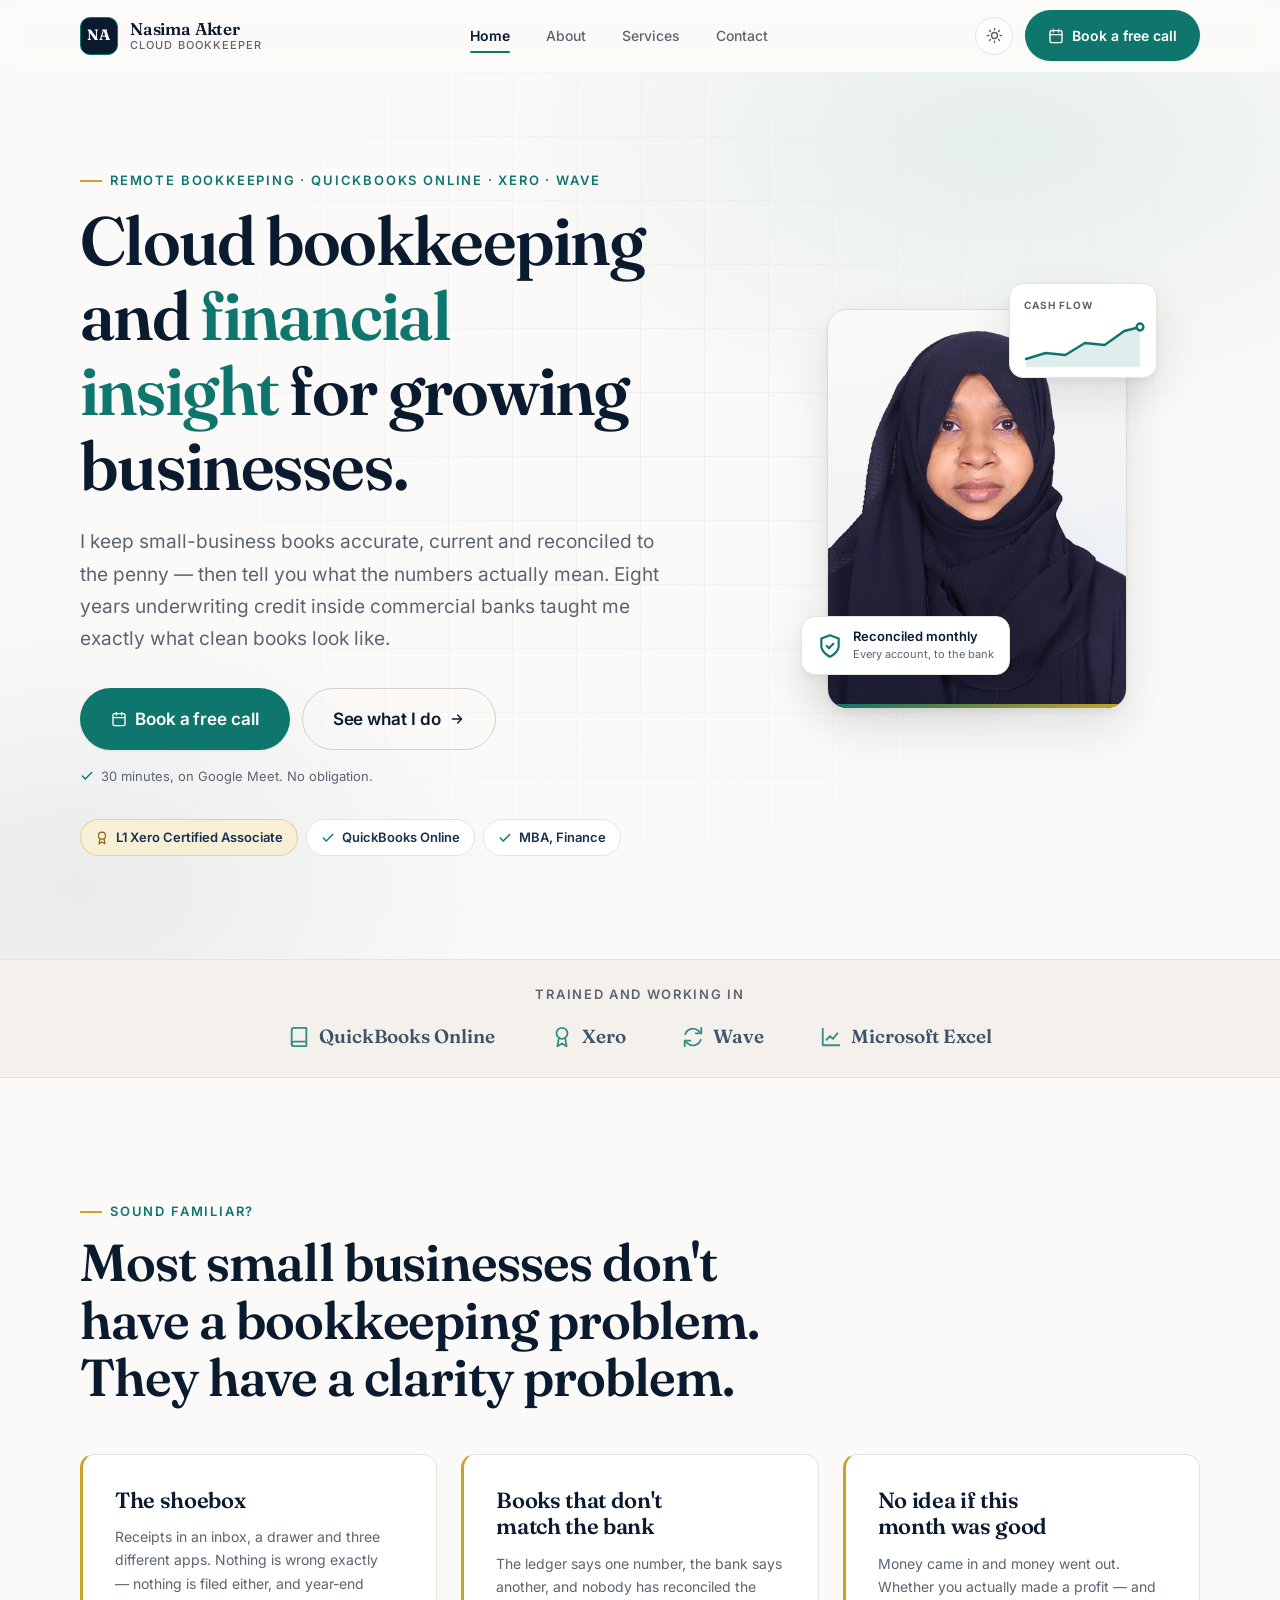
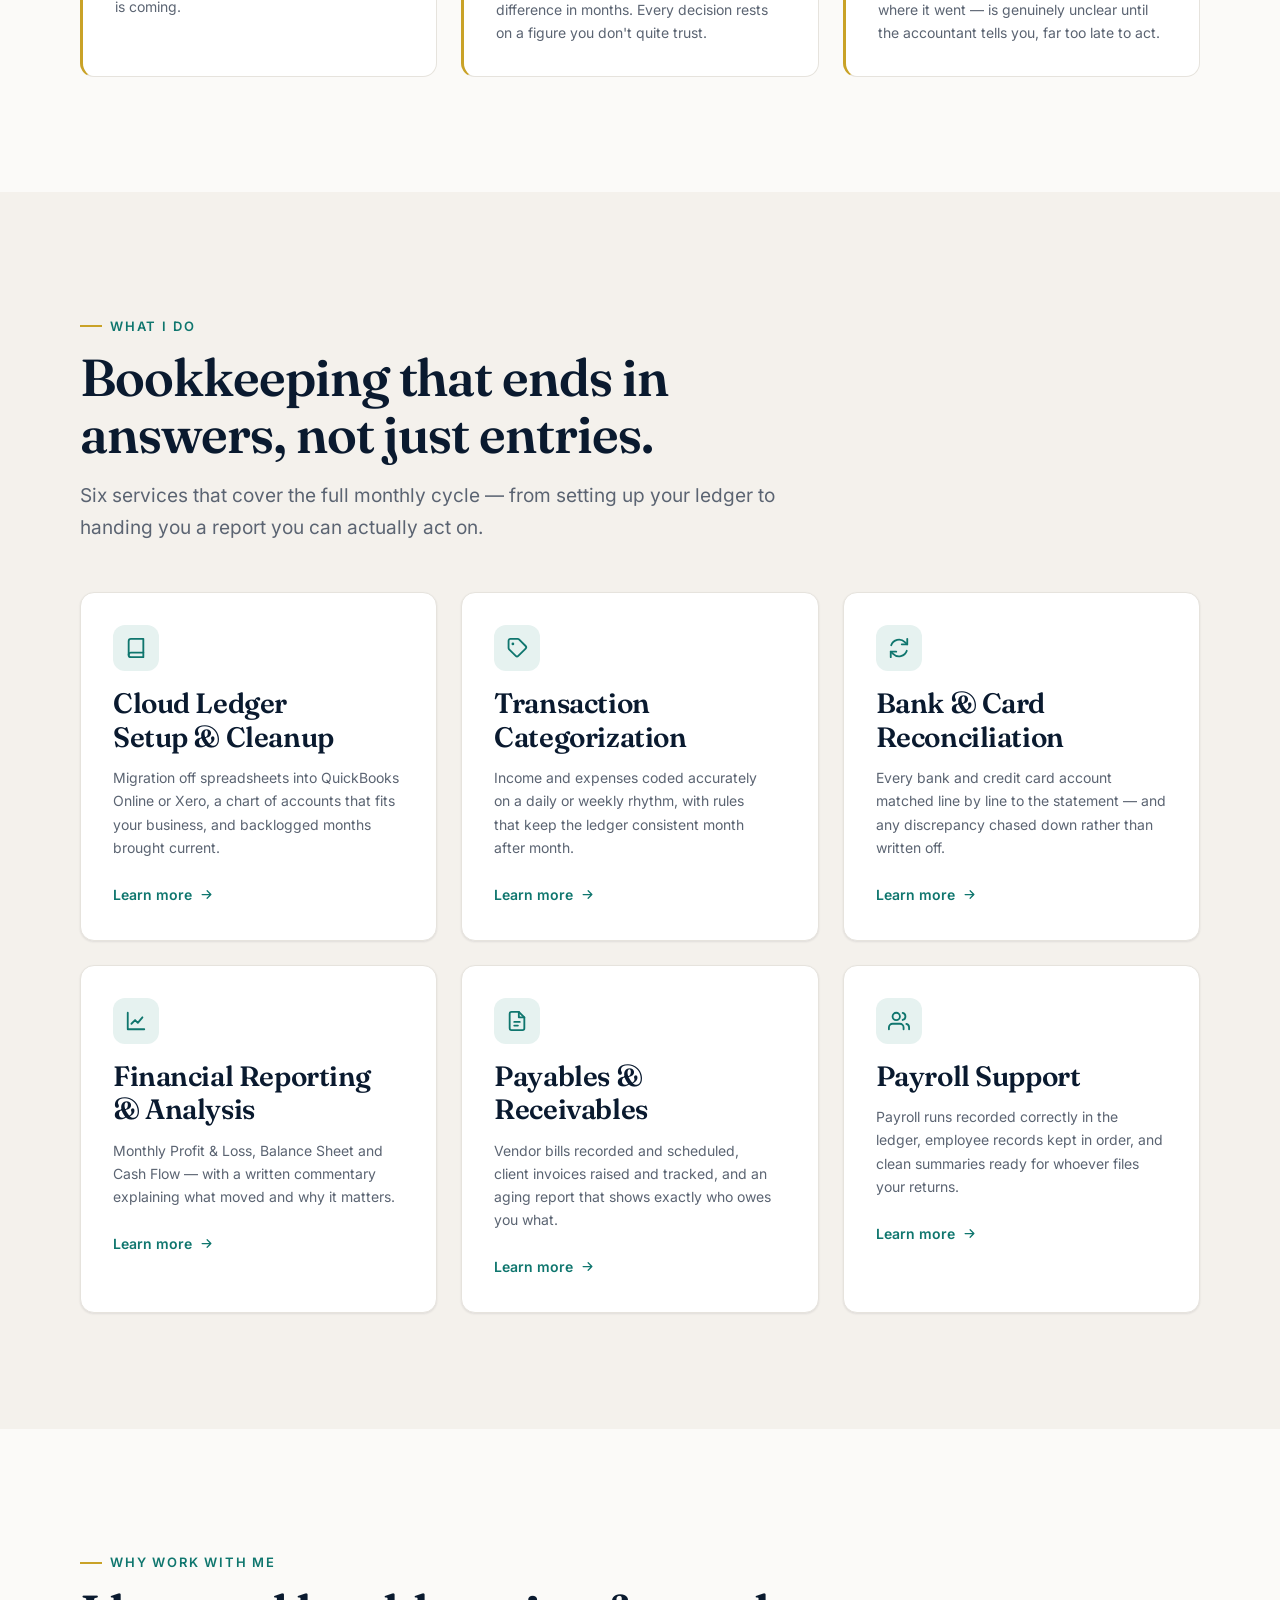
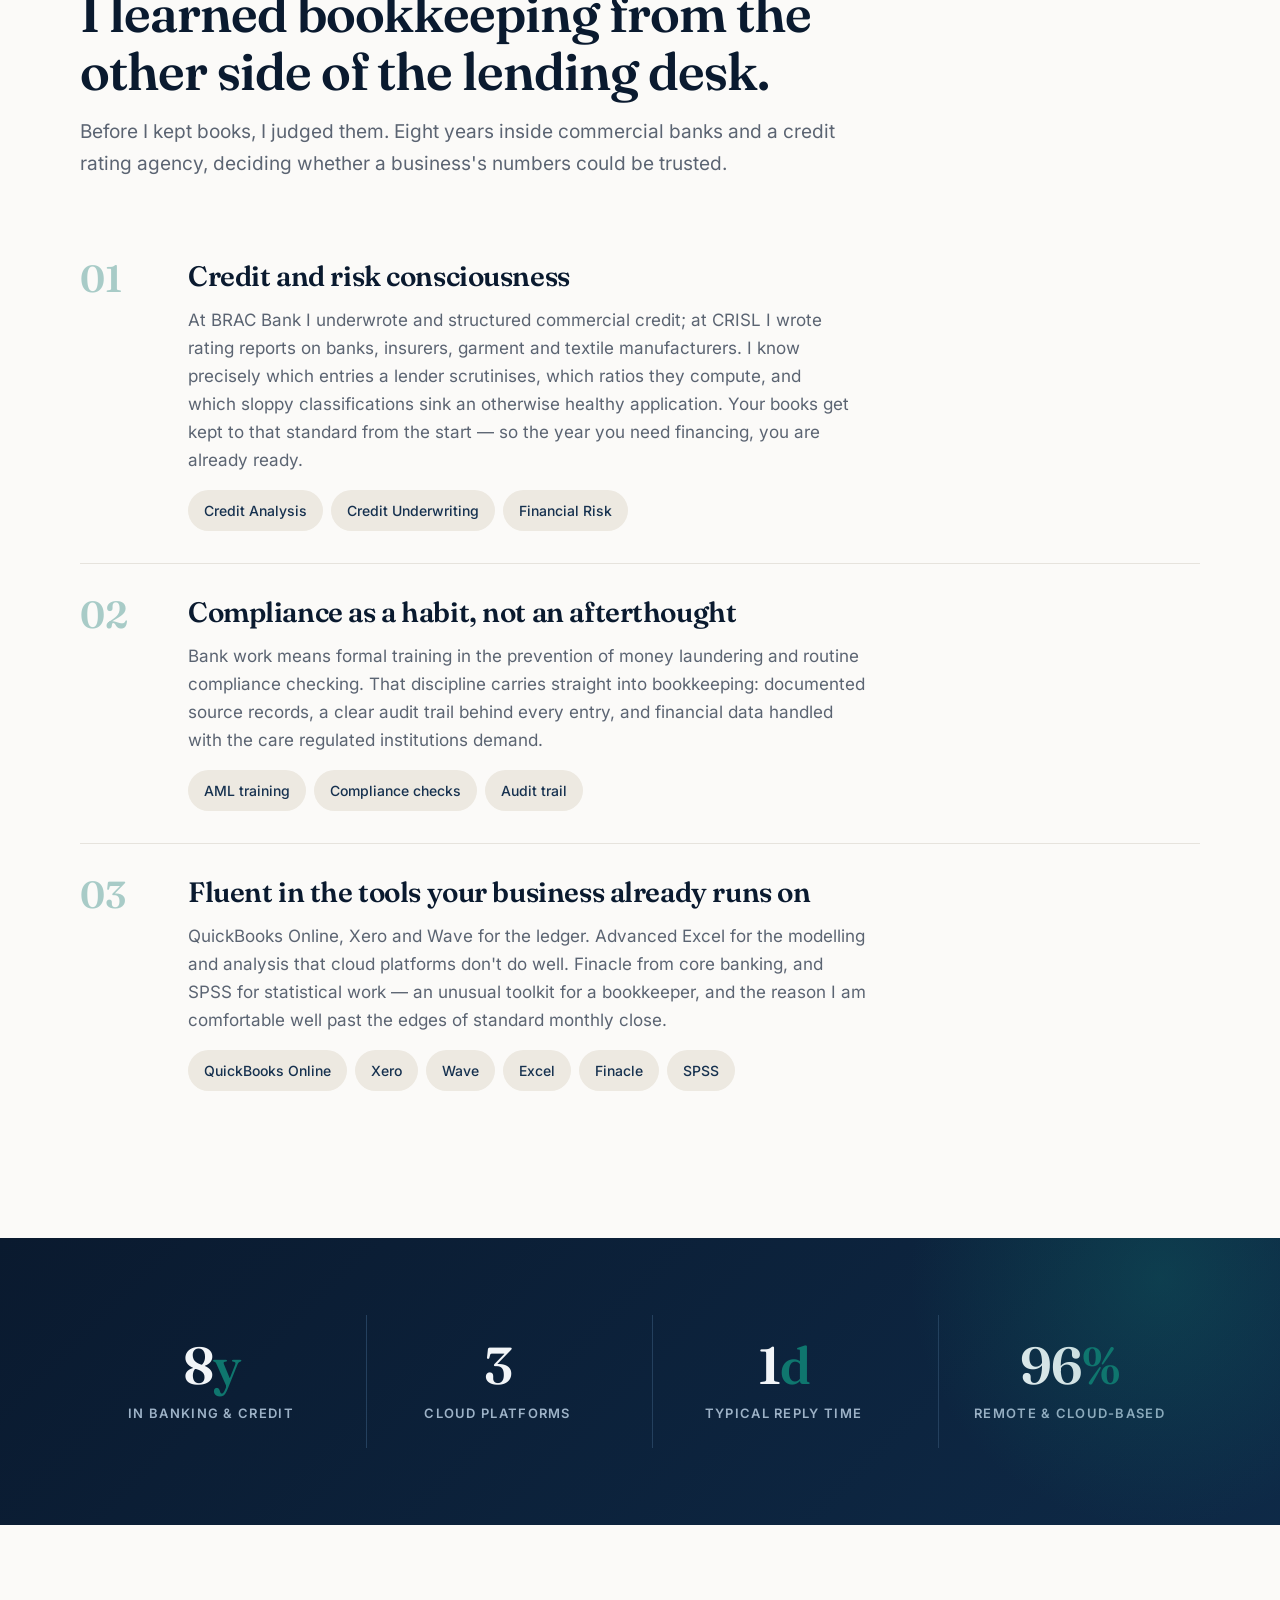
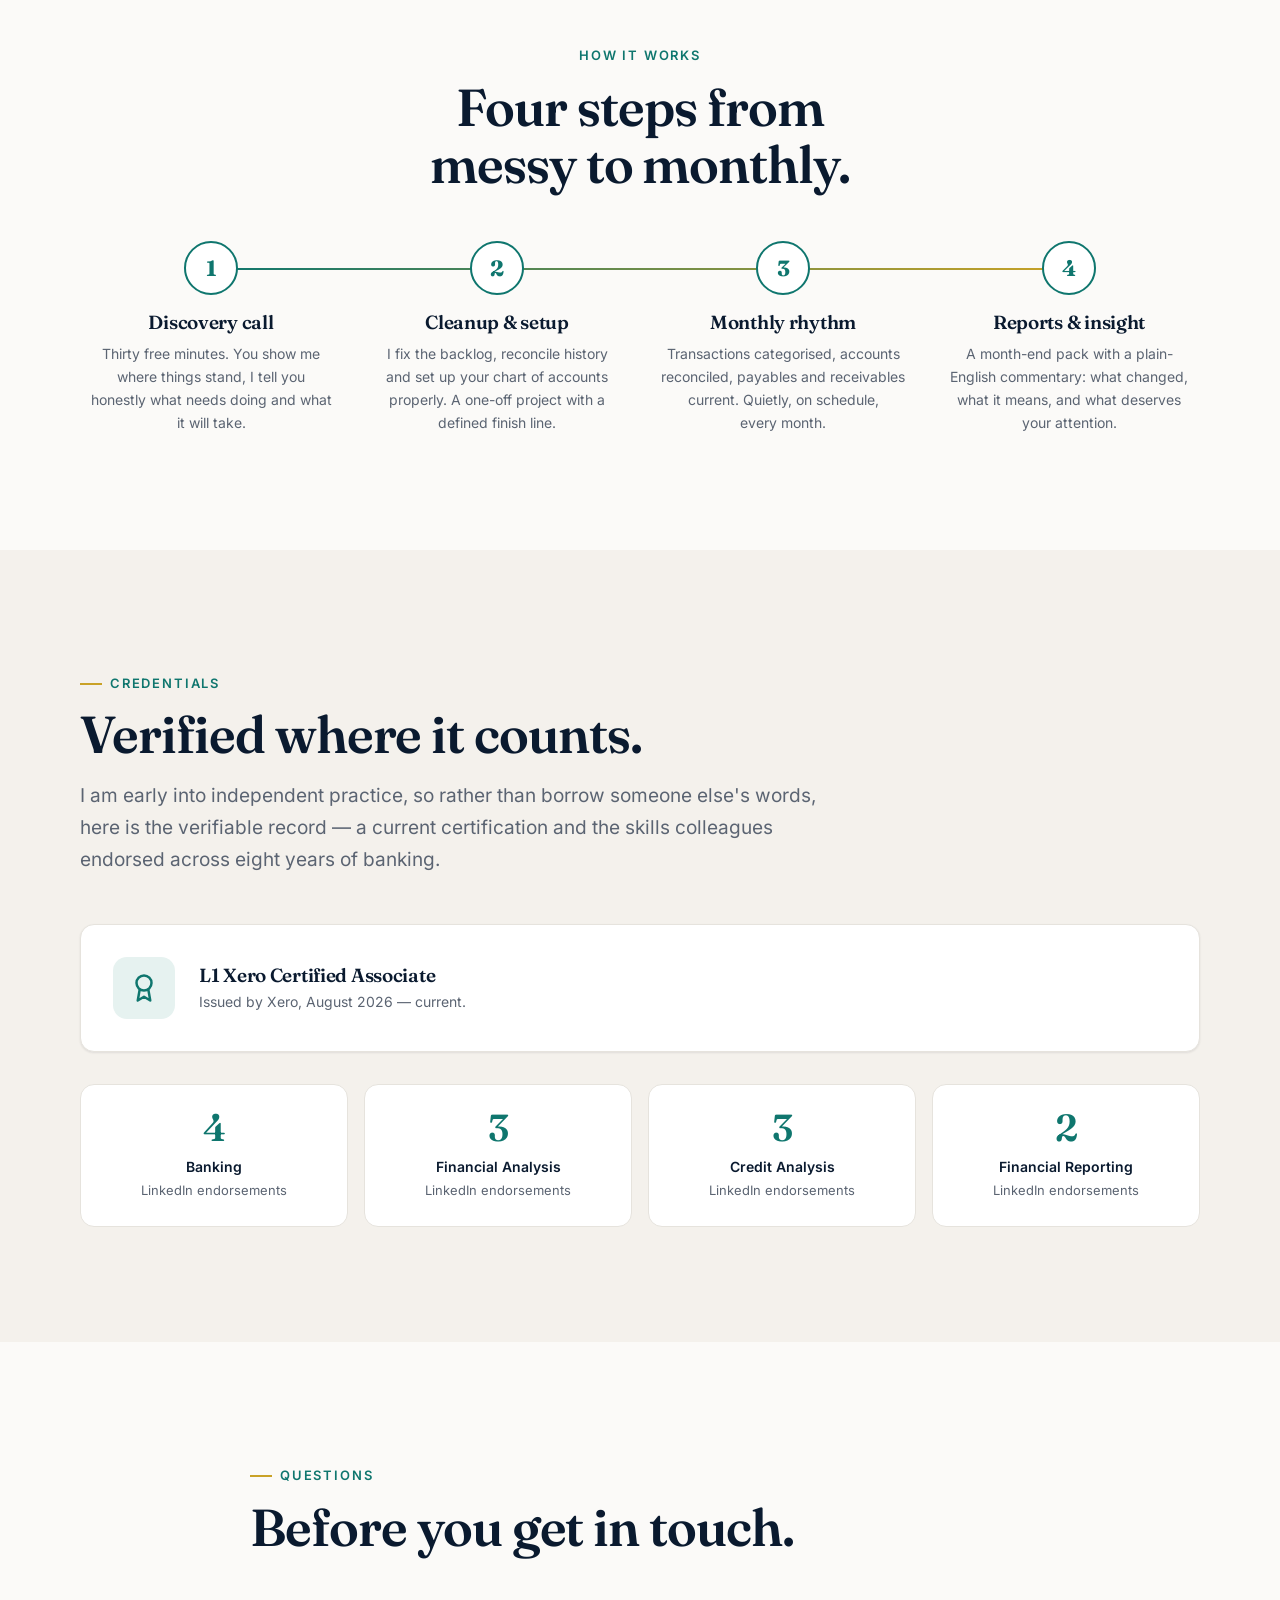
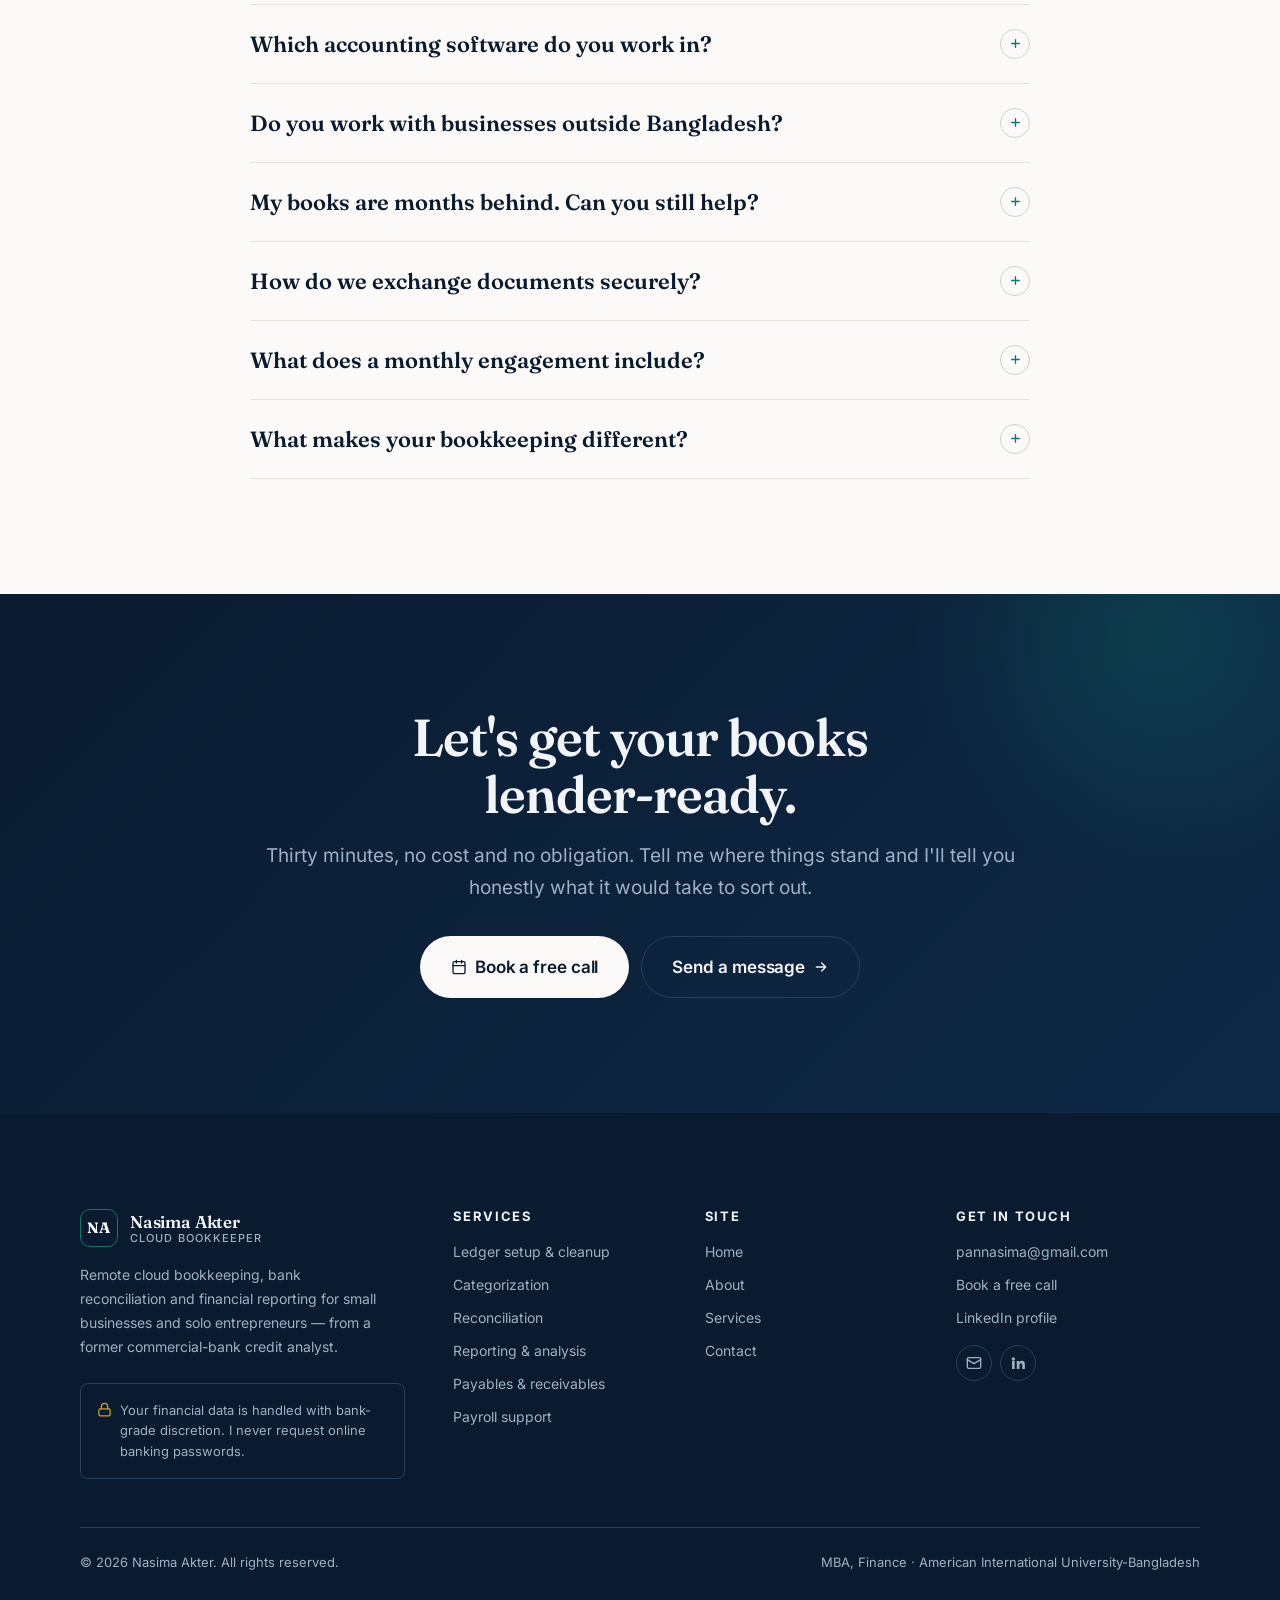
<file: index.html>
<!doctype html>
<html lang="en" class="no-js">
<head>
<meta charset="utf-8">
<meta name="viewport" content="width=device-width, initial-scale=1">
<title>Nasima Akter — Cloud Bookkeeper for Small Businesses | Xero Certified</title>
<meta name="description" content="Remote cloud bookkeeping in QuickBooks Online, Xero and Wave — accurate monthly books, bank reconciliation and financial reporting, from a former commercial-bank credit analyst.">
<link rel="canonical" href="https://pannanasima.github.io/">

<meta property="og:type" content="website">
<meta property="og:site_name" content="Nasima Akter">
<meta property="og:title" content="Nasima Akter — Cloud Bookkeeper for Small Businesses">
<meta property="og:description" content="Accurate monthly books, reconciled to the bank, read with a lender's eye. QuickBooks Online, Xero and Wave.">
<meta property="og:url" content="https://pannanasima.github.io/">
<meta property="og:image" content="https://pannanasima.github.io/assets/img/og-image.jpg">
<meta property="og:image:width" content="1200">
<meta property="og:image:height" content="630">
<meta property="og:image:alt" content="Nasima Akter, cloud bookkeeper and MBA in Finance.">
<meta name="twitter:card" content="summary_large_image">
<meta name="twitter:title" content="Nasima Akter — Cloud Bookkeeper for Small Businesses">
<meta name="twitter:description" content="Accurate monthly books, reconciled to the bank, read with a lender's eye.">
<meta name="twitter:image" content="https://pannanasima.github.io/assets/img/og-image.jpg">
<meta name="theme-color" content="#FBFAF8">

<link rel="icon" href="assets/favicon/favicon.ico" sizes="any">
<link rel="icon" type="image/png" sizes="32x32" href="assets/favicon/icon-32.png">
<link rel="apple-touch-icon" href="assets/favicon/icon-180.png">
<link rel="manifest" href="site.webmanifest">

<link rel="preload" href="assets/fonts/inter-latin.woff2" as="font" type="font/woff2" crossorigin>
<link rel="preload" href="assets/fonts/fraunces-latin.woff2" as="font" type="font/woff2" crossorigin>
<link rel="stylesheet" href="assets/css/tokens.css">
<link rel="stylesheet" href="assets/css/base.css">
<link rel="stylesheet" href="assets/css/components.css">
<link rel="stylesheet" href="assets/css/pages.css">

<script>
  /* Apply the saved theme before first paint so there is no flash of light. */
  (function () {
    try {
      var t = localStorage.getItem('theme');
      if (t === 'dark' || t === 'light') document.documentElement.setAttribute('data-theme', t);
    } catch (e) {}
  })();
</script>

<script type="application/ld+json">
{
  "@context": "https://schema.org",
  "@graph": [
    {
      "@type": "Person",
      "@id": "https://pannanasima.github.io/#person",
      "name": "Nasima Akter",
      "jobTitle": "Cloud Bookkeeper",
      "email": "mailto:pannasima@gmail.com",
      "url": "https://pannanasima.github.io/",
      "image": "https://pannanasima.github.io/assets/img/portrait.jpg",
      "sameAs": ["https://www.linkedin.com/in/nasima-akter-5a852b33"],
      "address": { "@type": "PostalAddress", "addressCountry": "BD" },
      "alumniOf": {
        "@type": "CollegeOrUniversity",
        "name": "American International University-Bangladesh"
      },
      "hasCredential": {
        "@type": "EducationalOccupationalCredential",
        "credentialCategory": "certificate",
        "name": "L1 Xero Certified Associate",
        "recognizedBy": { "@type": "Organization", "name": "Xero" }
      },
      "knowsAbout": [
        "Bookkeeping", "Bank Reconciliation", "Financial Reporting",
        "Accounts Payable", "Accounts Receivable", "QuickBooks Online",
        "Xero", "Wave", "Credit Analysis", "Financial Analysis"
      ]
    },
    {
      "@type": "ProfessionalService",
      "@id": "https://pannanasima.github.io/#service",
      "name": "Nasima Akter — Cloud Bookkeeping",
      "description": "Remote cloud bookkeeping, bank reconciliation and financial reporting for small businesses and solo entrepreneurs.",
      "url": "https://pannanasima.github.io/",
      "image": "https://pannanasima.github.io/assets/img/og-image.jpg",
      "email": "mailto:pannasima@gmail.com",
      "founder": { "@id": "https://pannanasima.github.io/#person" },
      "provider": { "@id": "https://pannanasima.github.io/#person" },
      "areaServed": [
        { "@type": "Country", "name": "United States" },
        { "@type": "Country", "name": "United Kingdom" },
        { "@type": "Country", "name": "Bangladesh" }
      ],
      "availableLanguage": ["en"],
      "serviceType": "Bookkeeping",
      "hasOfferCatalog": {
        "@type": "OfferCatalog",
        "name": "Bookkeeping services",
        "itemListElement": [
          { "@type": "Offer", "itemOffered": { "@type": "Service", "name": "Cloud Ledger Setup & Cleanup" } },
          { "@type": "Offer", "itemOffered": { "@type": "Service", "name": "Transaction Categorization" } },
          { "@type": "Offer", "itemOffered": { "@type": "Service", "name": "Bank & Credit Card Reconciliation" } },
          { "@type": "Offer", "itemOffered": { "@type": "Service", "name": "Financial Reporting & Analysis" } },
          { "@type": "Offer", "itemOffered": { "@type": "Service", "name": "Accounts Payable & Receivable Management" } },
          { "@type": "Offer", "itemOffered": { "@type": "Service", "name": "Payroll Support" } }
        ]
      }
    },
    {
      "@type": "WebSite",
      "@id": "https://pannanasima.github.io/#website",
      "url": "https://pannanasima.github.io/",
      "name": "Nasima Akter",
      "publisher": { "@id": "https://pannanasima.github.io/#person" }
    },
    {
      "@type": "FAQPage",
      "mainEntity": [
        { "@type": "Question", "name": "Which accounting software do you work in?",
          "acceptedAnswer": { "@type": "Answer", "text": "QuickBooks Online, Xero and Wave. I hold the L1 Xero Certified Associate credential and work in QuickBooks Online daily. If you are on spreadsheets, I will migrate you onto whichever platform fits your business." } },
        { "@type": "Question", "name": "Do you work with businesses outside Bangladesh?",
          "acceptedAnswer": { "@type": "Answer", "text": "Yes. All of my work is remote and delivered in the cloud, so location is not a constraint. I work with small businesses and solo entrepreneurs internationally." } },
        { "@type": "Question", "name": "My books are months behind. Can you still help?",
          "acceptedAnswer": { "@type": "Answer", "text": "Yes, and that is one of the most common reasons people get in touch. Catch-up and clean-up work is a defined project: I reconstruct the missing months, reconcile every account to the bank, and hand you back a ledger you can rely on." } },
        { "@type": "Question", "name": "How do we exchange documents securely?",
          "acceptedAnswer": { "@type": "Answer", "text": "Through your accounting platform's own document features and a shared cloud folder with restricted access. I ask for view or accountant-level access rather than your banking passwords, and I never need your online banking credentials." } },
        { "@type": "Question", "name": "What does a monthly engagement include?",
          "acceptedAnswer": { "@type": "Answer", "text": "Transactions categorised on an agreed rhythm, every bank and credit card account reconciled, payables and receivables kept current, and a month-end pack: Profit and Loss, Balance Sheet and Cash Flow, with a short written commentary on what changed." } },
        { "@type": "Question", "name": "What makes your bookkeeping different?",
          "acceptedAnswer": { "@type": "Answer", "text": "Eight years of commercial banking. I spent them underwriting credit and analysing corporate financial statements, so I read a set of books the way a lender does — which means I flag the things that would cost you a loan approval long before you apply for one." } }
      ]
    }
  ]
}
</script>
</head>

<body>
<a class="skip-link" href="#main">Skip to content</a>
<div class="progress" aria-hidden="true"></div>

<!-- icon sprite -->
<svg width="0" height="0" style="position:absolute" aria-hidden="true" focusable="false">
  <defs>
    <symbol id="i-arrow" viewBox="0 0 24 24" fill="none" stroke="currentColor" stroke-width="2" stroke-linecap="round" stroke-linejoin="round"><path d="M5 12h14M13 6l6 6-6 6"/></symbol>
    <symbol id="i-check" viewBox="0 0 24 24" fill="none" stroke="currentColor" stroke-width="2.4" stroke-linecap="round" stroke-linejoin="round"><path d="M20 6L9 17l-5-5"/></symbol>
    <symbol id="i-cal" viewBox="0 0 24 24" fill="none" stroke="currentColor" stroke-width="2" stroke-linecap="round" stroke-linejoin="round"><rect x="3" y="4" width="18" height="18" rx="2"/><path d="M16 2v4M8 2v4M3 10h18"/></symbol>
    <symbol id="i-shield" viewBox="0 0 24 24" fill="none" stroke="currentColor" stroke-width="2" stroke-linecap="round" stroke-linejoin="round"><path d="M12 22s8-4 8-10V5l-8-3-8 3v7c0 6 8 10 8 10z"/><path d="M9 12l2 2 4-4"/></symbol>
    <symbol id="i-chart" viewBox="0 0 24 24" fill="none" stroke="currentColor" stroke-width="2" stroke-linecap="round" stroke-linejoin="round"><path d="M3 3v18h18"/><path d="M7 15l4-4 3 3 5-6"/></symbol>
    <symbol id="i-book" viewBox="0 0 24 24" fill="none" stroke="currentColor" stroke-width="2" stroke-linecap="round" stroke-linejoin="round"><path d="M4 19.5A2.5 2.5 0 016.5 17H20"/><path d="M6.5 2H20v20H6.5A2.5 2.5 0 014 19.5v-15A2.5 2.5 0 016.5 2z"/></symbol>
    <symbol id="i-tags" viewBox="0 0 24 24" fill="none" stroke="currentColor" stroke-width="2" stroke-linecap="round" stroke-linejoin="round"><path d="M20.6 13.4l-7.2 7.2a2 2 0 01-2.8 0l-7.2-7.2a2 2 0 01-.6-1.4V4a2 2 0 012-2h8a2 2 0 011.4.6l7.2 7.2a2 2 0 010 2.8z"/><circle cx="7.5" cy="7.5" r="1.5" fill="currentColor" stroke="none"/></symbol>
    <symbol id="i-sync" viewBox="0 0 24 24" fill="none" stroke="currentColor" stroke-width="2" stroke-linecap="round" stroke-linejoin="round"><path d="M21 2v6h-6M3 22v-6h6"/><path d="M3.5 9a9 9 0 0114.9-3.4L21 8M20.5 15a9 9 0 01-14.9 3.4L3 16"/></symbol>
    <symbol id="i-invoice" viewBox="0 0 24 24" fill="none" stroke="currentColor" stroke-width="2" stroke-linecap="round" stroke-linejoin="round"><path d="M14 2H6a2 2 0 00-2 2v16a2 2 0 002 2h12a2 2 0 002-2V8z"/><path d="M14 2v6h6M9 13h6M9 17h4"/></symbol>
    <symbol id="i-users" viewBox="0 0 24 24" fill="none" stroke="currentColor" stroke-width="2" stroke-linecap="round" stroke-linejoin="round"><path d="M17 21v-2a4 4 0 00-4-4H5a4 4 0 00-4 4v2"/><circle cx="9" cy="7" r="4"/><path d="M23 21v-2a4 4 0 00-3-3.87M16 3.13A4 4 0 0119 7a4 4 0 01-3 3.87"/></symbol>
    <symbol id="i-mail" viewBox="0 0 24 24" fill="none" stroke="currentColor" stroke-width="2" stroke-linecap="round" stroke-linejoin="round"><rect x="2" y="4" width="20" height="16" rx="2"/><path d="M22 7l-10 6L2 7"/></symbol>
    <symbol id="i-in" viewBox="0 0 24 24" fill="currentColor"><path d="M4.98 3.5a2.5 2.5 0 11-.02 5 2.5 2.5 0 01.02-5zM3 9h4v12H3zM10 9h3.8v1.7h.05c.53-1 1.83-2.06 3.76-2.06 4.02 0 4.76 2.6 4.76 5.98V21h-4v-5.6c0-1.34-.03-3.07-1.9-3.07-1.9 0-2.2 1.46-2.2 2.97V21h-4z"/></symbol>
    <symbol id="i-sun" viewBox="0 0 24 24" fill="none" stroke="currentColor" stroke-width="2" stroke-linecap="round"><circle cx="12" cy="12" r="4.2"/><path d="M12 2v2M12 20v2M4.9 4.9l1.4 1.4M17.7 17.7l1.4 1.4M2 12h2M20 12h2M4.9 19.1l1.4-1.4M17.7 6.3l1.4-1.4"/></symbol>
    <symbol id="i-moon" viewBox="0 0 24 24" fill="none" stroke="currentColor" stroke-width="2" stroke-linecap="round" stroke-linejoin="round"><path d="M21 12.8A9 9 0 1111.2 3a7 7 0 009.8 9.8z"/></symbol>
    <symbol id="i-plus" viewBox="0 0 24 24" fill="none" stroke="currentColor" stroke-width="2.4" stroke-linecap="round"><path d="M12 5v14M5 12h14"/></symbol>
    <symbol id="i-award" viewBox="0 0 24 24" fill="none" stroke="currentColor" stroke-width="2" stroke-linecap="round" stroke-linejoin="round"><circle cx="12" cy="8" r="6"/><path d="M15.5 13.5L17 22l-5-3-5 3 1.5-8.5"/></symbol>
    <symbol id="i-lock" viewBox="0 0 24 24" fill="none" stroke="currentColor" stroke-width="2" stroke-linecap="round" stroke-linejoin="round"><rect x="3" y="11" width="18" height="11" rx="2"/><path d="M7 11V7a5 5 0 0110 0v4"/></symbol>
  </defs>
</svg>

<header class="header">
  <div class="container header__inner">
    <a class="brand" href="index.html" aria-label="Nasima Akter — home">
      <span class="brand__mark" aria-hidden="true">NA</span>
      <span class="brand__text">
        <span class="brand__name">Nasima Akter</span>
        <span class="brand__role">Cloud Bookkeeper</span>
      </span>
    </a>

    <nav class="nav" id="primary-nav" aria-label="Primary">
      <a class="nav__link" href="index.html" aria-current="page">Home</a>
      <a class="nav__link" href="about.html">About</a>
      <a class="nav__link" href="services.html">Services</a>
      <a class="nav__link" href="contact.html">Contact</a>
      <a class="btn" href="https://calendly.com/pannasima/free-consultation-call" target="_blank" rel="noopener">
        <svg aria-hidden="true"><use href="#i-cal"/></svg> Book a free call
      </a>
    </nav>

    <div class="header__actions">
      <button class="theme-toggle" type="button" data-theme-toggle aria-pressed="false" aria-label="Switch to dark theme">
        <svg class="icon-sun" aria-hidden="true"><use href="#i-sun"/></svg>
        <svg class="icon-moon" aria-hidden="true"><use href="#i-moon"/></svg>
      </button>
      <a class="btn btn--nav" href="https://calendly.com/pannasima/free-consultation-call" target="_blank" rel="noopener">
        <svg aria-hidden="true"><use href="#i-cal"/></svg> Book a free call
      </a>
      <button class="menu-btn" type="button" data-menu-btn aria-expanded="false" aria-controls="primary-nav" aria-label="Open menu">
        <span></span><span></span><span></span>
      </button>
    </div>
  </div>
</header>

<main id="main">

  <!-- ============================================ hero -->
  <section class="hero">
    <div class="hero__bg" aria-hidden="true"></div>
    <div class="hero__grid-lines" aria-hidden="true"></div>

    <div class="container hero__inner">
      <div class="hero-seq">
        <p class="eyebrow" style="--d:0ms">Remote bookkeeping · QuickBooks Online · Xero · Wave</p>

        <h1 style="--d:80ms">Cloud bookkeeping and <em>financial insight</em> for growing businesses.</h1>

        <p class="hero__lede" style="--d:170ms">
          I keep small-business books accurate, current and reconciled to the penny — then
          tell you what the numbers actually mean. Eight years underwriting credit inside
          commercial banks taught me exactly what clean books look like.
        </p>

        <div class="hero__cta" style="--d:250ms">
          <a class="btn btn--lg" href="https://calendly.com/pannasima/free-consultation-call" target="_blank" rel="noopener">
            <svg aria-hidden="true"><use href="#i-cal"/></svg> Book a free call
          </a>
          <a class="btn btn--ghost btn--lg" href="services.html">
            See what I do <svg aria-hidden="true"><use href="#i-arrow"/></svg>
          </a>
        </div>

        <p class="hero__micro" style="--d:310ms">
          <svg aria-hidden="true"><use href="#i-check"/></svg>
          30 minutes, on Google Meet. No obligation.
        </p>

        <ul class="hero__badges" style="--d:380ms">
          <li class="badge badge--gold"><svg aria-hidden="true"><use href="#i-award"/></svg> L1 Xero Certified Associate</li>
          <li class="badge"><svg aria-hidden="true"><use href="#i-check"/></svg> QuickBooks Online</li>
          <li class="badge"><svg aria-hidden="true"><use href="#i-check"/></svg> MBA, Finance</li>
        </ul>
      </div>

      <div class="portrait">
        <div class="portrait__plate">
          <picture>
            <source type="image/webp"
                    srcset="assets/img/portrait-260.webp 260w, assets/img/portrait.webp 450w"
                    sizes="(max-width: 980px) 260px, 300px">
            <img class="portrait__img" src="assets/img/portrait.png"
                 srcset="assets/img/portrait-260.png 260w, assets/img/portrait.png 450w"
                 sizes="(max-width: 980px) 260px, 300px"
                 width="450" height="600" fetchpriority="high"
                 alt="Nasima Akter, cloud bookkeeper and MBA in Finance.">
          </picture>
          <span class="portrait__rule" aria-hidden="true"></span>
        </div>

        <figure class="portrait__chart" aria-hidden="true">
          <figcaption>Cash flow</figcaption>
          <svg viewBox="0 0 120 46" preserveAspectRatio="none" role="presentation">
            <path class="chart__area" d="M2 38 L22 32 L42 34 L62 22 L82 24 L102 10 L118 6 L118 46 L2 46 Z"/>
            <path class="chart__line" d="M2 38 L22 32 L42 34 L62 22 L82 24 L102 10 L118 6"/>
            <circle class="chart__dot" cx="118" cy="6" r="3.4"/>
          </svg>
        </figure>

        <div class="portrait__cred">
          <svg aria-hidden="true"><use href="#i-shield"/></svg>
          <span>
            <b>Reconciled monthly</b>
            <span>Every account, to the bank</span>
          </span>
        </div>
      </div>
    </div>
  </section>

  <!-- ============================================ trust strip -->
  <section class="trust" aria-label="Software and credentials">
    <div class="container">
      <p class="trust__label">Trained and working in</p>
      <div class="trust__viewport">
        <div class="trust__row">
          <span class="trust__item"><svg aria-hidden="true"><use href="#i-book"/></svg> QuickBooks&nbsp;Online</span>
          <span class="trust__item"><svg aria-hidden="true"><use href="#i-award"/></svg> Xero</span>
          <span class="trust__item"><svg aria-hidden="true"><use href="#i-sync"/></svg> Wave</span>
          <span class="trust__item"><svg aria-hidden="true"><use href="#i-chart"/></svg> Microsoft&nbsp;Excel</span>
        </div>
      </div>
    </div>
  </section>

  <!-- ============================================ the problem -->
  <section class="section">
    <div class="container">
      <div class="section-head" data-reveal>
        <p class="eyebrow">Sound familiar?</p>
        <h2>Most small businesses don't have a bookkeeping problem. They have a clarity problem.</h2>
      </div>

      <div class="problems" data-stagger="80">
        <article class="problem" data-reveal>
          <h3>The shoebox</h3>
          <p>Receipts in an inbox, a drawer and three different apps. Nothing is wrong exactly — nothing is filed either, and year-end is coming.</p>
        </article>
        <article class="problem" data-reveal>
          <h3>Books that don't match the bank</h3>
          <p>The ledger says one number, the bank says another, and nobody has reconciled the difference in months. Every decision rests on a figure you don't quite trust.</p>
        </article>
        <article class="problem" data-reveal>
          <h3>No idea if this month was good</h3>
          <p>Money came in and money went out. Whether you actually made a profit — and where it went — is genuinely unclear until the accountant tells you, far too late to act.</p>
        </article>
      </div>
    </div>
  </section>

  <!-- ============================================ services preview -->
  <section class="section section--alt">
    <div class="container">
      <div class="section-head" data-reveal>
        <p class="eyebrow">What I do</p>
        <h2>Bookkeeping that ends in answers, not just entries.</h2>
        <p class="lede">Six services that cover the full monthly cycle — from setting up your ledger to
          handing you a report you can actually act on.</p>
      </div>

      <div class="services-grid" data-stagger="70">
        <a class="card card--link" href="services.html#setup" data-reveal>
          <span class="card__icon"><svg aria-hidden="true"><use href="#i-book"/></svg></span>
          <h3>Cloud Ledger Setup &amp; Cleanup</h3>
          <p>Migration off spreadsheets into QuickBooks Online or Xero, a chart of accounts that fits your business, and backlogged months brought current.</p>
          <span class="card__foot link-arrow">Learn more <svg aria-hidden="true"><use href="#i-arrow"/></svg></span>
          <span class="stretch"></span>
        </a>

        <a class="card card--link" href="services.html#categorization" data-reveal>
          <span class="card__icon"><svg aria-hidden="true"><use href="#i-tags"/></svg></span>
          <h3>Transaction Categorization</h3>
          <p>Income and expenses coded accurately on a daily or weekly rhythm, with rules that keep the ledger consistent month after month.</p>
          <span class="card__foot link-arrow">Learn more <svg aria-hidden="true"><use href="#i-arrow"/></svg></span>
          <span class="stretch"></span>
        </a>

        <a class="card card--link" href="services.html#reconciliation" data-reveal>
          <span class="card__icon"><svg aria-hidden="true"><use href="#i-sync"/></svg></span>
          <h3>Bank &amp; Card Reconciliation</h3>
          <p>Every bank and credit card account matched line by line to the statement — and any discrepancy chased down rather than written off.</p>
          <span class="card__foot link-arrow">Learn more <svg aria-hidden="true"><use href="#i-arrow"/></svg></span>
          <span class="stretch"></span>
        </a>

        <a class="card card--link" href="services.html#reporting" data-reveal>
          <span class="card__icon"><svg aria-hidden="true"><use href="#i-chart"/></svg></span>
          <h3>Financial Reporting &amp; Analysis</h3>
          <p>Monthly Profit &amp; Loss, Balance Sheet and Cash Flow — with a written commentary explaining what moved and why it matters.</p>
          <span class="card__foot link-arrow">Learn more <svg aria-hidden="true"><use href="#i-arrow"/></svg></span>
          <span class="stretch"></span>
        </a>

        <a class="card card--link" href="services.html#ap-ar" data-reveal>
          <span class="card__icon"><svg aria-hidden="true"><use href="#i-invoice"/></svg></span>
          <h3>Payables &amp; Receivables</h3>
          <p>Vendor bills recorded and scheduled, client invoices raised and tracked, and an aging report that shows exactly who owes you what.</p>
          <span class="card__foot link-arrow">Learn more <svg aria-hidden="true"><use href="#i-arrow"/></svg></span>
          <span class="stretch"></span>
        </a>

        <a class="card card--link" href="services.html#payroll" data-reveal>
          <span class="card__icon"><svg aria-hidden="true"><use href="#i-users"/></svg></span>
          <h3>Payroll Support</h3>
          <p>Payroll runs recorded correctly in the ledger, employee records kept in order, and clean summaries ready for whoever files your returns.</p>
          <span class="card__foot link-arrow">Learn more <svg aria-hidden="true"><use href="#i-arrow"/></svg></span>
          <span class="stretch"></span>
        </a>
      </div>
    </div>
  </section>

  <!-- ============================================ why work with me -->
  <section class="section">
    <div class="container">
      <div class="section-head" data-reveal>
        <p class="eyebrow">Why work with me</p>
        <h2>I learned bookkeeping from the other side of the lending desk.</h2>
        <p class="lede">Before I kept books, I judged them. Eight years inside commercial banks and a
          credit rating agency, deciding whether a business's numbers could be trusted.</p>
      </div>

      <div>
        <article class="pillar" data-reveal="left">
          <div class="pillar__num">01</div>
          <div>
            <h3>Credit and risk consciousness</h3>
            <p>
              At BRAC Bank I underwrote and structured commercial credit; at CRISL I wrote rating
              reports on banks, insurers, garment and textile manufacturers. I know precisely which
              entries a lender scrutinises, which ratios they compute, and which sloppy classifications
              sink an otherwise healthy application. Your books get kept to that standard from
              the start — so the year you need financing, you are already ready.
            </p>
            <div class="pillar__tags">
              <span class="chip">Credit Analysis</span>
              <span class="chip">Credit Underwriting</span>
              <span class="chip">Financial Risk</span>
            </div>
          </div>
        </article>

        <article class="pillar" data-reveal="left">
          <div class="pillar__num">02</div>
          <div>
            <h3>Compliance as a habit, not an afterthought</h3>
            <p>
              Bank work means formal training in the prevention of money laundering and routine
              compliance checking. That discipline carries straight into bookkeeping: documented
              source records, a clear audit trail behind every entry, and financial data handled with
              the care regulated institutions demand.
            </p>
            <div class="pillar__tags">
              <span class="chip">AML training</span>
              <span class="chip">Compliance checks</span>
              <span class="chip">Audit trail</span>
            </div>
          </div>
        </article>

        <article class="pillar" data-reveal="left">
          <div class="pillar__num">03</div>
          <div>
            <h3>Fluent in the tools your business already runs on</h3>
            <p>
              QuickBooks Online, Xero and Wave for the ledger. Advanced Excel for the modelling and
              analysis that cloud platforms don't do well. Finacle from core banking, and SPSS for
              statistical work — an unusual toolkit for a bookkeeper, and the reason I am comfortable
              well past the edges of standard monthly close.
            </p>
            <div class="pillar__tags">
              <span class="chip">QuickBooks Online</span>
              <span class="chip">Xero</span>
              <span class="chip">Wave</span>
              <span class="chip">Excel</span>
              <span class="chip">Finacle</span>
              <span class="chip">SPSS</span>
            </div>
          </div>
        </article>
      </div>
    </div>
  </section>

  <!-- ============================================ stats -->
  <section class="band section--tight">
    <span class="band__glow" aria-hidden="true"></span>
    <div class="container">
      <div class="stats">
        <div class="stat">
          <div class="stat__value"><span data-count="8">8</span><span class="suffix">y</span></div>
          <div class="stat__label">In banking &amp; credit</div>
        </div>
        <div class="stat">
          <div class="stat__value"><span data-count="3">3</span></div>
          <div class="stat__label">Cloud platforms</div>
        </div>
        <div class="stat">
          <div class="stat__value"><span data-count="1">1</span><span class="suffix">d</span></div>
          <div class="stat__label">Typical reply time</div>
        </div>
        <div class="stat">
          <div class="stat__value"><span data-count="100">100</span><span class="suffix">%</span></div>
          <div class="stat__label">Remote &amp; cloud-based</div>
        </div>
      </div>
    </div>
  </section>

  <!-- ============================================ process -->
  <section class="section">
    <div class="container">
      <div class="section-head section-head--center" data-reveal>
        <p class="eyebrow">How it works</p>
        <h2>Four steps from messy to monthly.</h2>
      </div>

      <div class="process">
        <span class="process__fill" aria-hidden="true"></span>

        <article class="step" data-reveal>
          <div class="step__num">1</div>
          <h3>Discovery call</h3>
          <p>Thirty free minutes. You show me where things stand, I tell you honestly what needs doing and what it will take.</p>
        </article>
        <article class="step" data-reveal>
          <div class="step__num">2</div>
          <h3>Cleanup &amp; setup</h3>
          <p>I fix the backlog, reconcile history and set up your chart of accounts properly. A one-off project with a defined finish line.</p>
        </article>
        <article class="step" data-reveal>
          <div class="step__num">3</div>
          <h3>Monthly rhythm</h3>
          <p>Transactions categorised, accounts reconciled, payables and receivables current. Quietly, on schedule, every month.</p>
        </article>
        <article class="step" data-reveal>
          <div class="step__num">4</div>
          <h3>Reports &amp; insight</h3>
          <p>A month-end pack with a plain-English commentary: what changed, what it means, and what deserves your attention.</p>
        </article>
      </div>
    </div>
  </section>

  <!-- ============================================ proof -->
  <section class="section section--alt">
    <div class="container">
      <div class="section-head" data-reveal>
        <p class="eyebrow">Credentials</p>
        <h2>Verified where it counts.</h2>
        <p class="lede">I am early into independent practice, so rather than borrow someone else's
          words, here is the verifiable record — a current certification and the skills colleagues
          endorsed across eight years of banking.</p>
      </div>

      <div class="cred-card" data-reveal style="margin-bottom:var(--s-6)">
        <span class="cred-card__badge"><svg aria-hidden="true"><use href="#i-award"/></svg></span>
        <div>
          <h3>L1 Xero Certified Associate</h3>
          <p>Issued by Xero, August 2026 — current.</p>
        </div>
      </div>

      <div class="proof-grid" data-stagger="60">
        <div class="endorse" data-reveal>
          <div class="endorse__n num">4</div>
          <div class="endorse__skill">Banking</div>
          <div class="endorse__meta">LinkedIn endorsements</div>
        </div>
        <div class="endorse" data-reveal>
          <div class="endorse__n num">3</div>
          <div class="endorse__skill">Financial Analysis</div>
          <div class="endorse__meta">LinkedIn endorsements</div>
        </div>
        <div class="endorse" data-reveal>
          <div class="endorse__n num">3</div>
          <div class="endorse__skill">Credit Analysis</div>
          <div class="endorse__meta">LinkedIn endorsements</div>
        </div>
        <div class="endorse" data-reveal>
          <div class="endorse__n num">2</div>
          <div class="endorse__skill">Financial Reporting</div>
          <div class="endorse__meta">LinkedIn endorsements</div>
        </div>
      </div>
    </div>
  </section>

  <!-- ============================================ faq -->
  <section class="section">
    <div class="container container--narrow">
      <div class="section-head" data-reveal>
        <p class="eyebrow">Questions</p>
        <h2>Before you get in touch.</h2>
      </div>

      <div class="accordion" data-reveal>
        <div class="acc__item">
          <h3><button class="acc__trigger" type="button" aria-expanded="false" aria-controls="faq1">
            Which accounting software do you work in?
            <span class="acc__sign" aria-hidden="true"><svg><use href="#i-plus"/></svg></span>
          </button></h3>
          <div class="acc__panel" id="faq1"><div><p>
            QuickBooks Online, Xero and Wave. I hold the L1 Xero Certified Associate credential and
            work in QuickBooks Online daily. If you are still on spreadsheets, migrating you onto
            whichever platform genuinely fits your business is itself one of the services.
          </p></div></div>
        </div>

        <div class="acc__item">
          <h3><button class="acc__trigger" type="button" aria-expanded="false" aria-controls="faq2">
            Do you work with businesses outside Bangladesh?
            <span class="acc__sign" aria-hidden="true"><svg><use href="#i-plus"/></svg></span>
          </button></h3>
          <div class="acc__panel" id="faq2"><div><p>
            Yes. Everything I do is remote and lives in the cloud, so where you are based is not a
            constraint. I work with small businesses and solo entrepreneurs internationally, and I am
            based in Bangladesh.
          </p></div></div>
        </div>

        <div class="acc__item">
          <h3><button class="acc__trigger" type="button" aria-expanded="false" aria-controls="faq3">
            My books are months behind. Can you still help?
            <span class="acc__sign" aria-hidden="true"><svg><use href="#i-plus"/></svg></span>
          </button></h3>
          <div class="acc__panel" id="faq3"><div><p>
            Yes — and it is one of the most common reasons people first get in touch, so there is no
            need to be embarrassed about it. Catch-up work runs as a defined project: I reconstruct
            the missing months, reconcile every account back to the bank, and hand you a ledger you
            can rely on. Only then does the monthly rhythm start.
          </p></div></div>
        </div>

        <div class="acc__item">
          <h3><button class="acc__trigger" type="button" aria-expanded="false" aria-controls="faq4">
            How do we exchange documents securely?
            <span class="acc__sign" aria-hidden="true"><svg><use href="#i-plus"/></svg></span>
          </button></h3>
          <div class="acc__panel" id="faq4"><div><p>
            Through your accounting platform's own document features, plus a shared cloud folder with
            restricted access. I ask for accountant or view-level access to your systems — I never
            need your online banking passwords, and I will not ask for them.
          </p></div></div>
        </div>

        <div class="acc__item">
          <h3><button class="acc__trigger" type="button" aria-expanded="false" aria-controls="faq5">
            What does a monthly engagement include?
            <span class="acc__sign" aria-hidden="true"><svg><use href="#i-plus"/></svg></span>
          </button></h3>
          <div class="acc__panel" id="faq5"><div><p>
            Transactions categorised on an agreed rhythm, every bank and credit card account
            reconciled, payables and receivables kept current, and a month-end pack: Profit &amp;
            Loss, Balance Sheet and Cash Flow, with a short written commentary on what changed.
          </p></div></div>
        </div>

        <div class="acc__item">
          <h3><button class="acc__trigger" type="button" aria-expanded="false" aria-controls="faq6">
            What makes your bookkeeping different?
            <span class="acc__sign" aria-hidden="true"><svg><use href="#i-plus"/></svg></span>
          </button></h3>
          <div class="acc__panel" id="faq6"><div><p>
            Eight years of commercial banking. I spent them underwriting credit and analysing
            corporate financial statements, so I read a set of books the way a lender does. In
            practice that means I flag the things which would cost you a loan approval long before
            you ever apply for one.
          </p></div></div>
        </div>
      </div>
    </div>
  </section>

  <!-- ============================================ cta -->
  <section class="band section">
    <span class="band__glow" aria-hidden="true"></span>
    <div class="container">
      <div class="section-head section-head--center" style="margin-bottom:var(--s-6)" data-reveal>
        <h2>Let's get your books lender-ready.</h2>
        <p class="lede">Thirty minutes, no cost and no obligation. Tell me where things stand and
          I'll tell you honestly what it would take to sort out.</p>
      </div>
      <div style="display:flex;gap:var(--s-3);justify-content:center;flex-wrap:wrap" data-reveal>
        <a class="btn btn--on-band btn--lg" href="https://calendly.com/pannasima/free-consultation-call" target="_blank" rel="noopener">
          <svg aria-hidden="true"><use href="#i-cal"/></svg> Book a free call
        </a>
        <a class="btn btn--ghost-band btn--lg" href="contact.html">
          Send a message <svg aria-hidden="true"><use href="#i-arrow"/></svg>
        </a>
      </div>
    </div>
  </section>

</main>

<footer class="footer">
  <div class="container">
    <div class="footer__grid">
      <div class="footer__brand-col">
        <a class="brand" href="index.html">
          <span class="brand__mark" aria-hidden="true">NA</span>
          <span class="brand__text">
            <span class="brand__name">Nasima Akter</span>
            <span class="brand__role">Cloud Bookkeeper</span>
          </span>
        </a>
        <p class="footer__about">
          Remote cloud bookkeeping, bank reconciliation and financial reporting for small
          businesses and solo entrepreneurs — from a former commercial-bank credit analyst.
        </p>
        <div class="footer__note">
          <svg aria-hidden="true"><use href="#i-lock"/></svg>
          <span>Your financial data is handled with bank-grade discretion. I never request online banking passwords.</span>
        </div>
      </div>

      <div>
        <h2 class="footer__title">Services</h2>
        <ul class="footer__list">
          <li><a href="services.html#setup">Ledger setup &amp; cleanup</a></li>
          <li><a href="services.html#categorization">Categorization</a></li>
          <li><a href="services.html#reconciliation">Reconciliation</a></li>
          <li><a href="services.html#reporting">Reporting &amp; analysis</a></li>
          <li><a href="services.html#ap-ar">Payables &amp; receivables</a></li>
          <li><a href="services.html#payroll">Payroll support</a></li>
        </ul>
      </div>

      <div>
        <h2 class="footer__title">Site</h2>
        <ul class="footer__list">
          <li><a href="index.html">Home</a></li>
          <li><a href="about.html">About</a></li>
          <li><a href="services.html">Services</a></li>
          <li><a href="contact.html">Contact</a></li>
        </ul>
      </div>

      <div>
        <h2 class="footer__title">Get in touch</h2>
        <ul class="footer__list">
          <li><a href="mailto:pannasima@gmail.com">pannasima@gmail.com</a></li>
          <li><a href="https://calendly.com/pannasima/free-consultation-call" target="_blank" rel="noopener">Book a free call</a></li>
          <li><a href="https://www.linkedin.com/in/nasima-akter-5a852b33" target="_blank" rel="noopener">LinkedIn profile</a></li>
        </ul>
        <div class="footer__social" style="margin-top:var(--s-4)">
          <a href="mailto:pannasima@gmail.com" aria-label="Email Nasima"><svg aria-hidden="true"><use href="#i-mail"/></svg></a>
          <a href="https://www.linkedin.com/in/nasima-akter-5a852b33" target="_blank" rel="noopener" aria-label="LinkedIn profile"><svg aria-hidden="true"><use href="#i-in"/></svg></a>
        </div>
      </div>
    </div>

    <div class="footer__bottom">
      <p>© <span data-year>2026</span> Nasima Akter. All rights reserved.</p>
      <p>MBA, Finance · American International University-Bangladesh</p>
    </div>
  </div>
</footer>

<script src="assets/js/main.js" defer></script>
<script src="assets/js/reveal.js" defer></script>
</body>
</html>
</file>
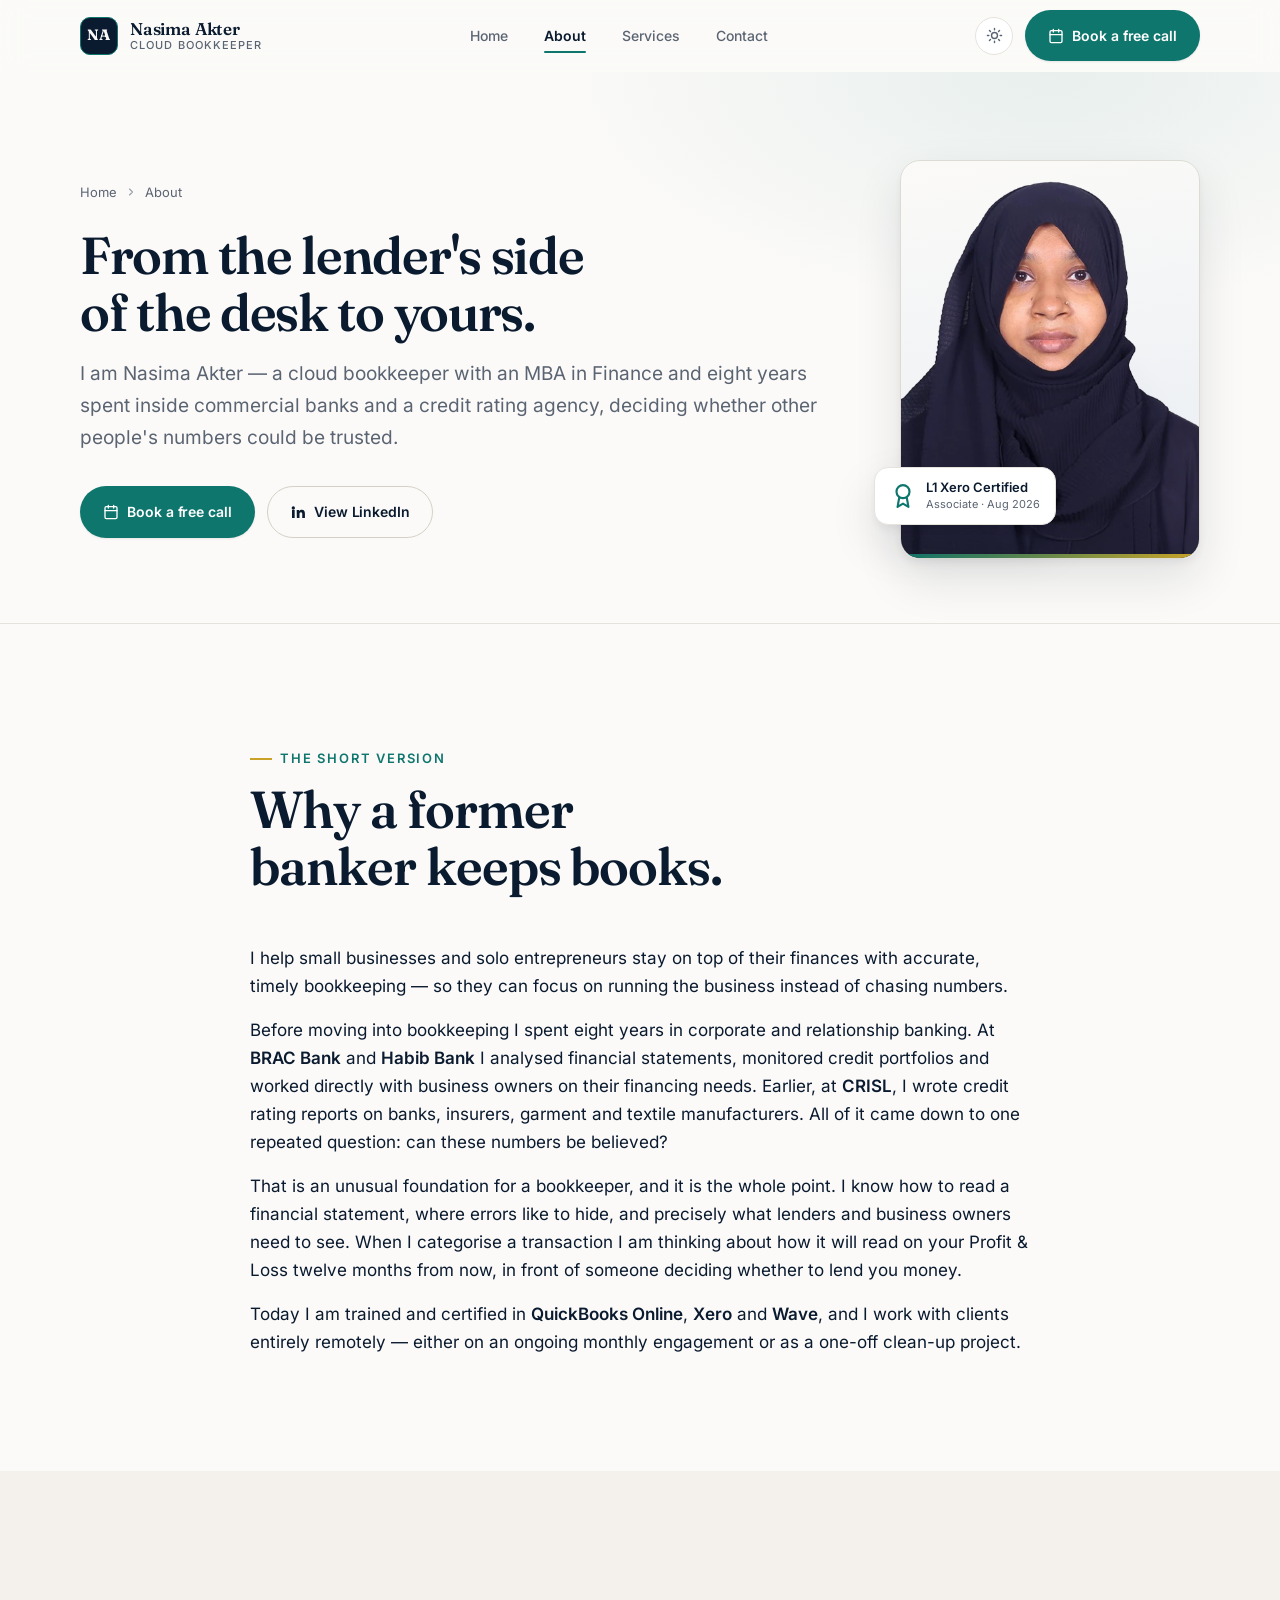
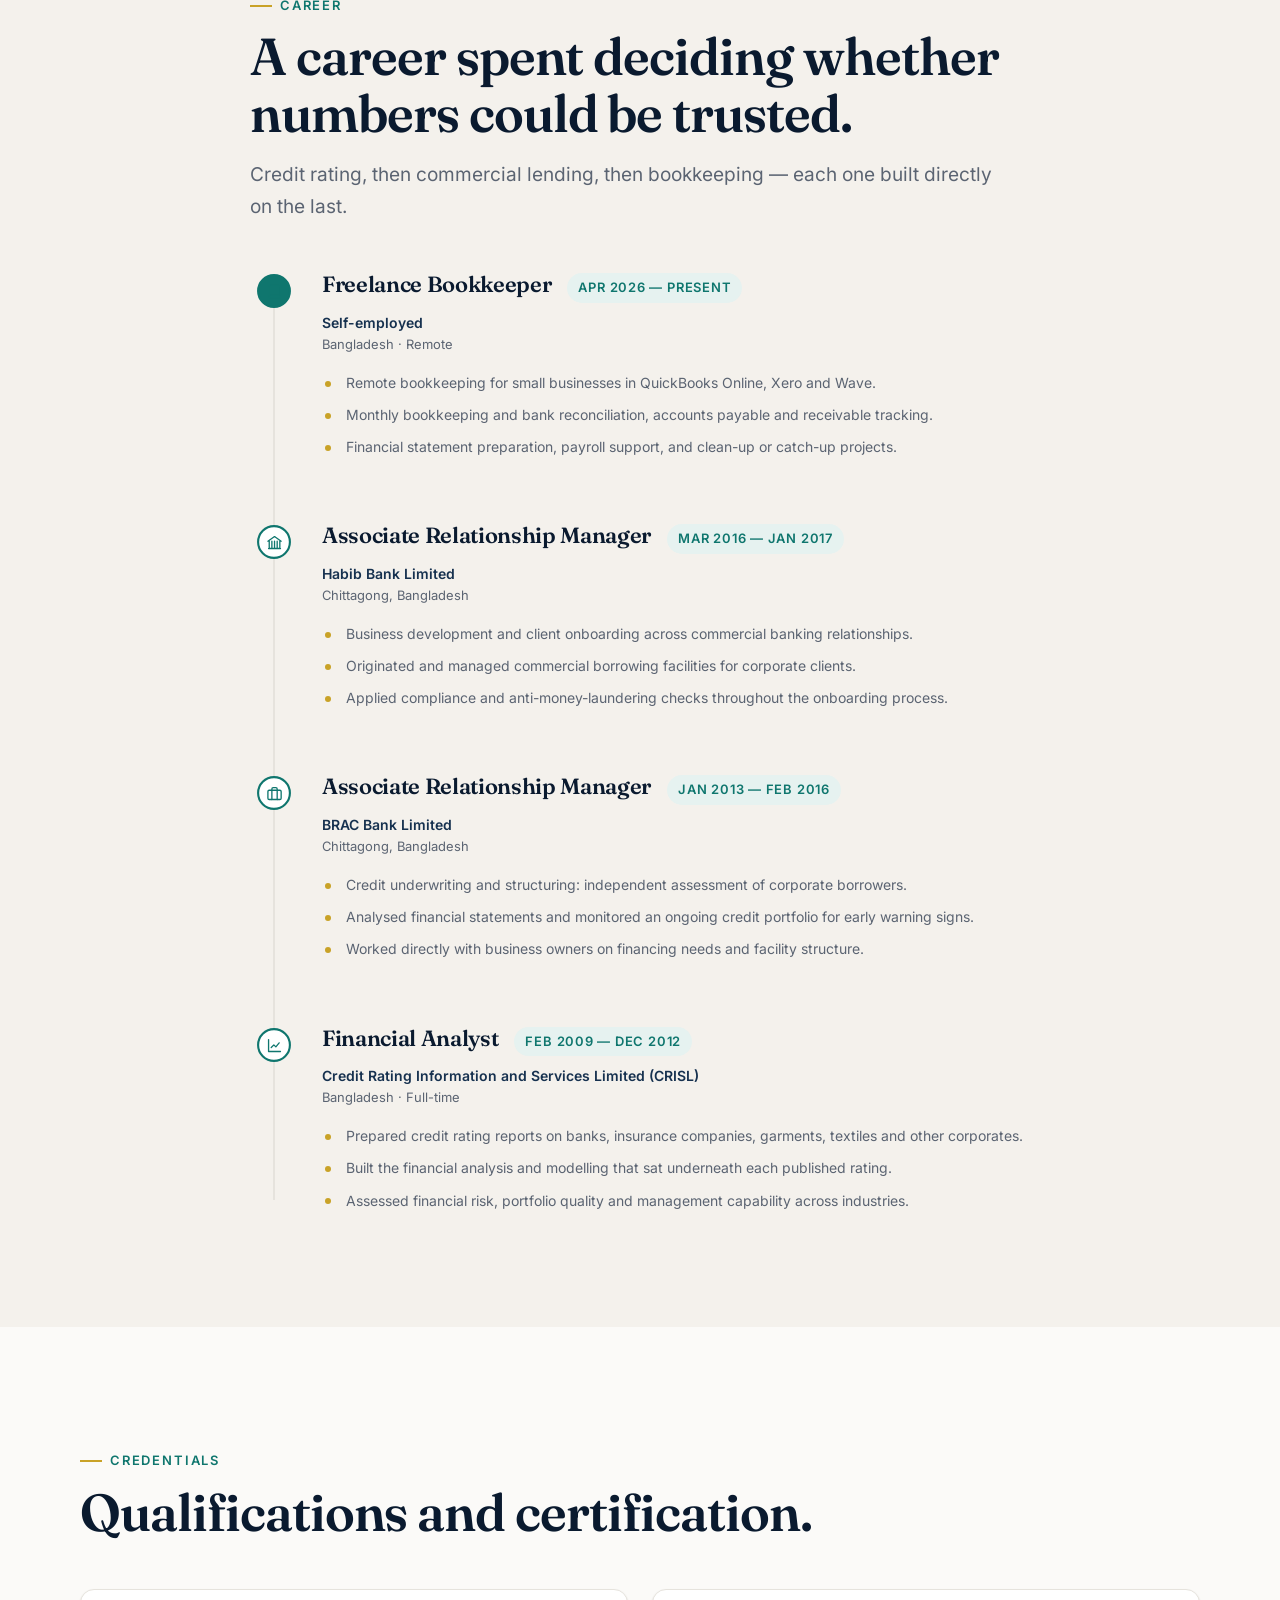
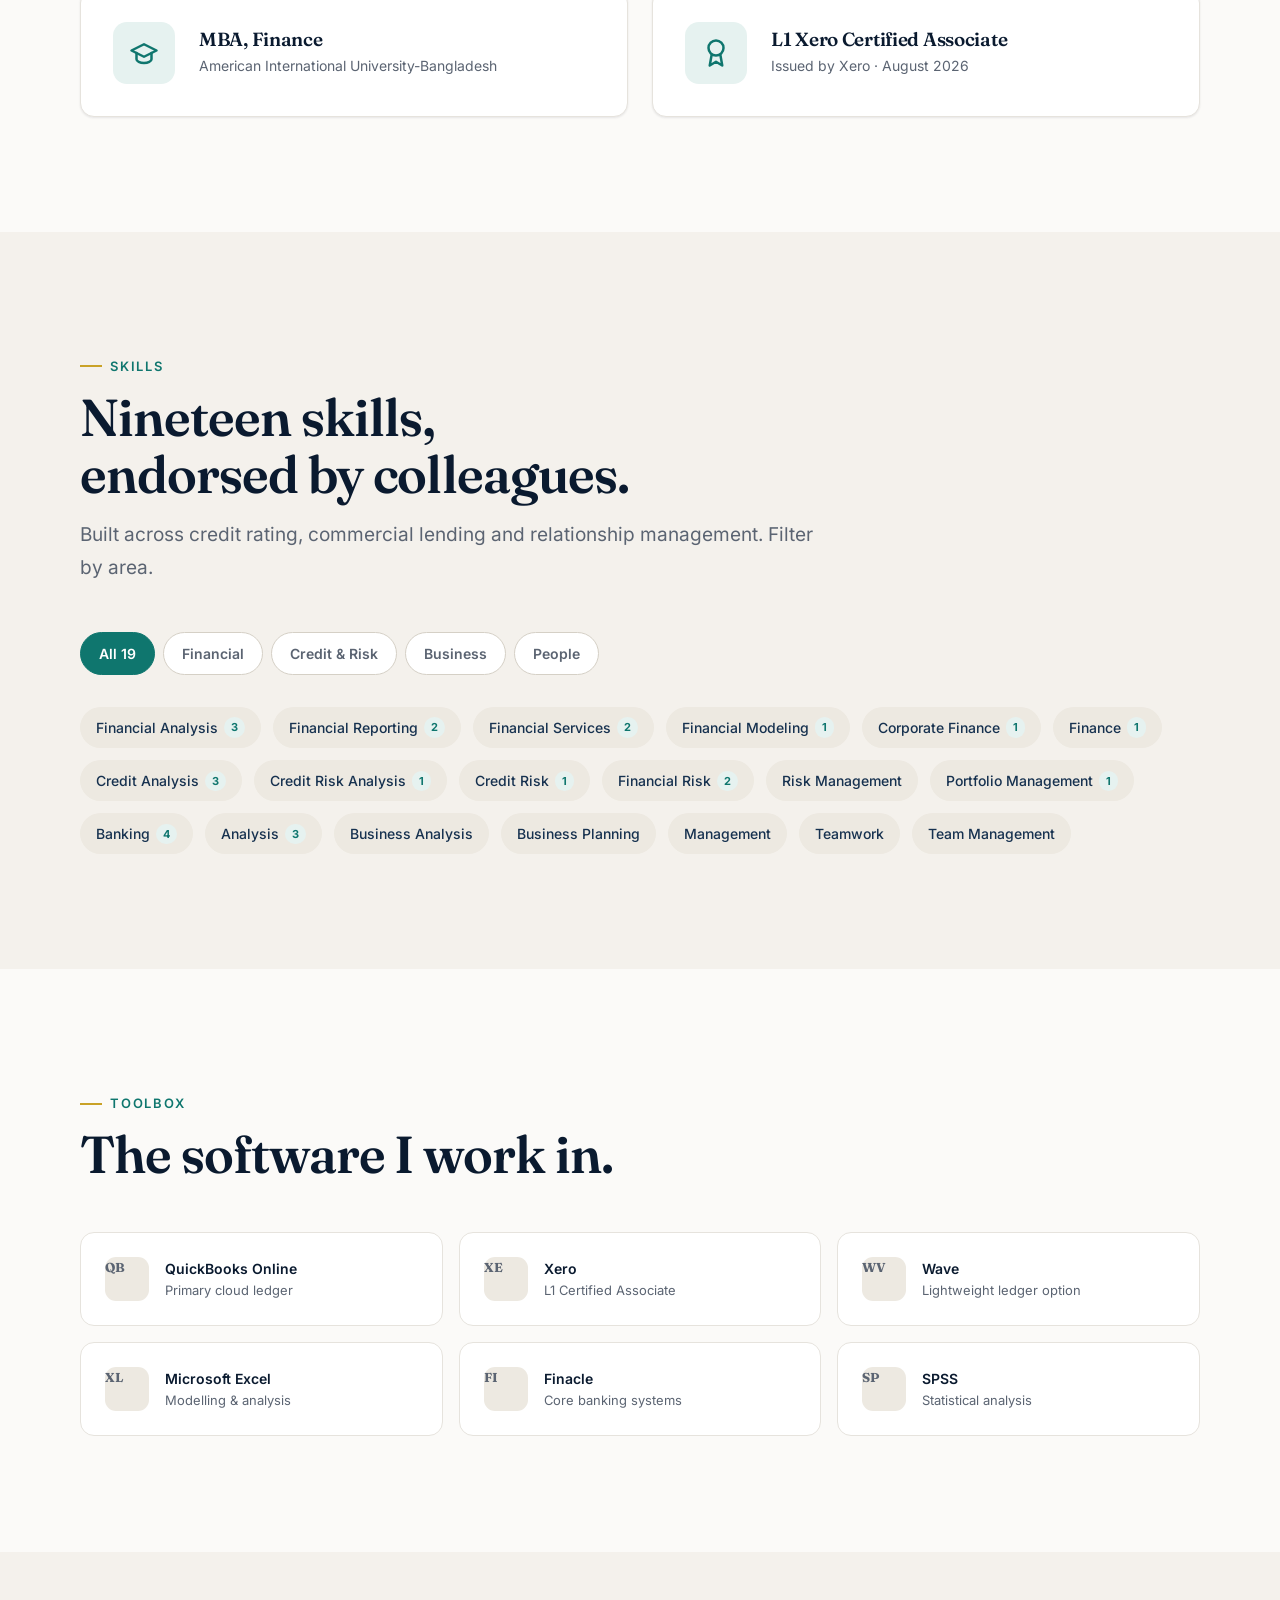
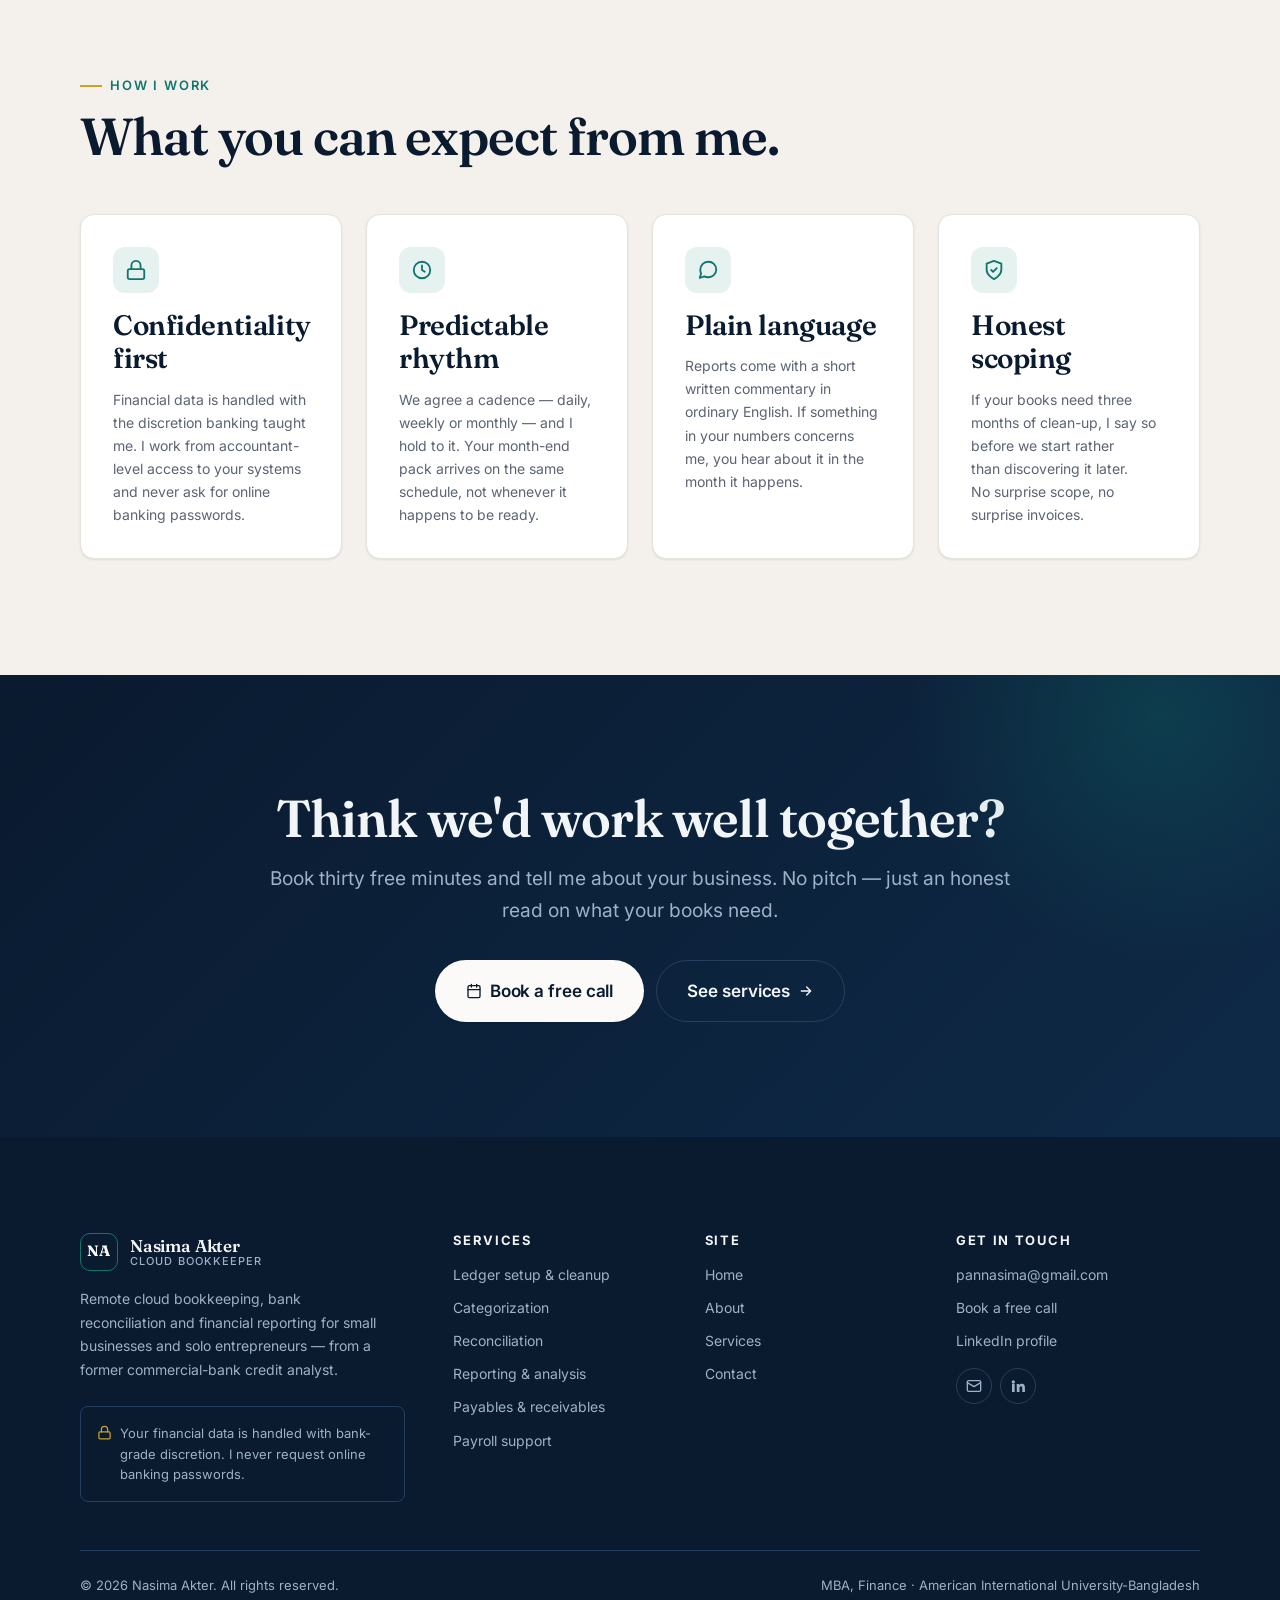
<file: about.html>
<!doctype html>
<html lang="en" class="no-js">
<head>
<meta charset="utf-8">
<meta name="viewport" content="width=device-width, initial-scale=1">
<title>About Nasima Akter — Xero Certified Bookkeeper &amp; Ex-Bank Credit Analyst</title>
<meta name="description" content="MBA in Finance, L1 Xero Certified, and eight years underwriting commercial credit at BRAC Bank, Habib Bank and CRISL — the background behind the bookkeeping.">
<link rel="canonical" href="https://pannanasima.github.io/about.html">

<meta property="og:type" content="profile">
<meta property="og:site_name" content="Nasima Akter">
<meta property="og:title" content="About Nasima Akter — Bookkeeper &amp; Ex-Bank Credit Analyst">
<meta property="og:description" content="From the lender's side of the desk to yours: MBA Finance, Xero certified, eight years in commercial banking and credit rating.">
<meta property="og:url" content="https://pannanasima.github.io/about.html">
<meta property="og:image" content="https://pannanasima.github.io/assets/img/og-image.jpg">
<meta property="og:image:width" content="1200">
<meta property="og:image:height" content="630">
<meta name="twitter:card" content="summary_large_image">
<meta name="twitter:image" content="https://pannanasima.github.io/assets/img/og-image.jpg">
<meta name="theme-color" content="#FBFAF8">

<link rel="icon" href="assets/favicon/favicon.ico" sizes="any">
<link rel="icon" type="image/png" sizes="32x32" href="assets/favicon/icon-32.png">
<link rel="apple-touch-icon" href="assets/favicon/icon-180.png">
<link rel="manifest" href="site.webmanifest">

<link rel="preload" href="assets/fonts/inter-latin.woff2" as="font" type="font/woff2" crossorigin>
<link rel="preload" href="assets/fonts/fraunces-latin.woff2" as="font" type="font/woff2" crossorigin>
<link rel="stylesheet" href="assets/css/tokens.css">
<link rel="stylesheet" href="assets/css/base.css">
<link rel="stylesheet" href="assets/css/components.css">
<link rel="stylesheet" href="assets/css/pages.css">

<script>
  (function () {
    try {
      var t = localStorage.getItem('theme');
      if (t === 'dark' || t === 'light') document.documentElement.setAttribute('data-theme', t);
    } catch (e) {}
  })();
</script>

<script type="application/ld+json">
{
  "@context": "https://schema.org",
  "@type": "BreadcrumbList",
  "itemListElement": [
    { "@type": "ListItem", "position": 1, "name": "Home", "item": "https://pannanasima.github.io/" },
    { "@type": "ListItem", "position": 2, "name": "About", "item": "https://pannanasima.github.io/about.html" }
  ]
}
</script>
</head>

<body>
<a class="skip-link" href="#main">Skip to content</a>
<div class="progress" aria-hidden="true"></div>

<svg width="0" height="0" style="position:absolute" aria-hidden="true" focusable="false">
  <defs>
    <symbol id="i-arrow" viewBox="0 0 24 24" fill="none" stroke="currentColor" stroke-width="2" stroke-linecap="round" stroke-linejoin="round"><path d="M5 12h14M13 6l6 6-6 6"/></symbol>
    <symbol id="i-cal" viewBox="0 0 24 24" fill="none" stroke="currentColor" stroke-width="2" stroke-linecap="round" stroke-linejoin="round"><rect x="3" y="4" width="18" height="18" rx="2"/><path d="M16 2v4M8 2v4M3 10h18"/></symbol>
    <symbol id="i-shield" viewBox="0 0 24 24" fill="none" stroke="currentColor" stroke-width="2" stroke-linecap="round" stroke-linejoin="round"><path d="M12 22s8-4 8-10V5l-8-3-8 3v7c0 6 8 10 8 10z"/><path d="M9 12l2 2 4-4"/></symbol>
    <symbol id="i-chart" viewBox="0 0 24 24" fill="none" stroke="currentColor" stroke-width="2" stroke-linecap="round" stroke-linejoin="round"><path d="M3 3v18h18"/><path d="M7 15l4-4 3 3 5-6"/></symbol>
    <symbol id="i-book" viewBox="0 0 24 24" fill="none" stroke="currentColor" stroke-width="2" stroke-linecap="round" stroke-linejoin="round"><path d="M4 19.5A2.5 2.5 0 016.5 17H20"/><path d="M6.5 2H20v20H6.5A2.5 2.5 0 014 19.5v-15A2.5 2.5 0 016.5 2z"/></symbol>
    <symbol id="i-bank" viewBox="0 0 24 24" fill="none" stroke="currentColor" stroke-width="2" stroke-linecap="round" stroke-linejoin="round"><path d="M3 21h18M4 21V10M20 21V10M8 21V10M16 21V10M12 21V10M2 10l10-7 10 7"/></symbol>
    <symbol id="i-briefcase" viewBox="0 0 24 24" fill="none" stroke="currentColor" stroke-width="2" stroke-linecap="round" stroke-linejoin="round"><rect x="2" y="7" width="20" height="14" rx="2"/><path d="M16 21V5a2 2 0 00-2-2h-4a2 2 0 00-2 2v16"/></symbol>
    <symbol id="i-cap" viewBox="0 0 24 24" fill="none" stroke="currentColor" stroke-width="2" stroke-linecap="round" stroke-linejoin="round"><path d="M22 10L12 5 2 10l10 5 10-5z"/><path d="M6 12v5c0 1.7 2.7 3 6 3s6-1.3 6-3v-5"/></symbol>
    <symbol id="i-mail" viewBox="0 0 24 24" fill="none" stroke="currentColor" stroke-width="2" stroke-linecap="round" stroke-linejoin="round"><rect x="2" y="4" width="20" height="16" rx="2"/><path d="M22 7l-10 6L2 7"/></symbol>
    <symbol id="i-in" viewBox="0 0 24 24" fill="currentColor"><path d="M4.98 3.5a2.5 2.5 0 11-.02 5 2.5 2.5 0 01.02-5zM3 9h4v12H3zM10 9h3.8v1.7h.05c.53-1 1.83-2.06 3.76-2.06 4.02 0 4.76 2.6 4.76 5.98V21h-4v-5.6c0-1.34-.03-3.07-1.9-3.07-1.9 0-2.2 1.46-2.2 2.97V21h-4z"/></symbol>
    <symbol id="i-sun" viewBox="0 0 24 24" fill="none" stroke="currentColor" stroke-width="2" stroke-linecap="round"><circle cx="12" cy="12" r="4.2"/><path d="M12 2v2M12 20v2M4.9 4.9l1.4 1.4M17.7 17.7l1.4 1.4M2 12h2M20 12h2M4.9 19.1l1.4-1.4M17.7 6.3l1.4-1.4"/></symbol>
    <symbol id="i-moon" viewBox="0 0 24 24" fill="none" stroke="currentColor" stroke-width="2" stroke-linecap="round" stroke-linejoin="round"><path d="M21 12.8A9 9 0 1111.2 3a7 7 0 009.8 9.8z"/></symbol>
    <symbol id="i-award" viewBox="0 0 24 24" fill="none" stroke="currentColor" stroke-width="2" stroke-linecap="round" stroke-linejoin="round"><circle cx="12" cy="8" r="6"/><path d="M15.5 13.5L17 22l-5-3-5 3 1.5-8.5"/></symbol>
    <symbol id="i-lock" viewBox="0 0 24 24" fill="none" stroke="currentColor" stroke-width="2" stroke-linecap="round" stroke-linejoin="round"><rect x="3" y="11" width="18" height="11" rx="2"/><path d="M7 11V7a5 5 0 0110 0v4"/></symbol>
    <symbol id="i-chev" viewBox="0 0 24 24" fill="none" stroke="currentColor" stroke-width="2.2" stroke-linecap="round" stroke-linejoin="round"><path d="M9 18l6-6-6-6"/></symbol>
    <symbol id="i-clock" viewBox="0 0 24 24" fill="none" stroke="currentColor" stroke-width="2" stroke-linecap="round" stroke-linejoin="round"><circle cx="12" cy="12" r="9"/><path d="M12 7v5l3 2"/></symbol>
    <symbol id="i-msg" viewBox="0 0 24 24" fill="none" stroke="currentColor" stroke-width="2" stroke-linecap="round" stroke-linejoin="round"><path d="M21 11.5a8.4 8.4 0 01-9 8.4 8.5 8.5 0 01-3.9-.9L3 20.5l1.5-4.6A8.4 8.4 0 013.6 11.5 8.5 8.5 0 0112 3a8.4 8.4 0 019 8.5z"/></symbol>
  </defs>
</svg>

<header class="header">
  <div class="container header__inner">
    <a class="brand" href="index.html" aria-label="Nasima Akter — home">
      <span class="brand__mark" aria-hidden="true">NA</span>
      <span class="brand__text">
        <span class="brand__name">Nasima Akter</span>
        <span class="brand__role">Cloud Bookkeeper</span>
      </span>
    </a>

    <nav class="nav" id="primary-nav" aria-label="Primary">
      <a class="nav__link" href="index.html">Home</a>
      <a class="nav__link" href="about.html" aria-current="page">About</a>
      <a class="nav__link" href="services.html">Services</a>
      <a class="nav__link" href="contact.html">Contact</a>
      <a class="btn" href="https://calendly.com/pannasima/free-consultation-call" target="_blank" rel="noopener">
        <svg aria-hidden="true"><use href="#i-cal"/></svg> Book a free call
      </a>
    </nav>

    <div class="header__actions">
      <button class="theme-toggle" type="button" data-theme-toggle aria-pressed="false" aria-label="Switch to dark theme">
        <svg class="icon-sun" aria-hidden="true"><use href="#i-sun"/></svg>
        <svg class="icon-moon" aria-hidden="true"><use href="#i-moon"/></svg>
      </button>
      <a class="btn btn--nav" href="https://calendly.com/pannasima/free-consultation-call" target="_blank" rel="noopener">
        <svg aria-hidden="true"><use href="#i-cal"/></svg> Book a free call
      </a>
      <button class="menu-btn" type="button" data-menu-btn aria-expanded="false" aria-controls="primary-nav" aria-label="Open menu">
        <span></span><span></span><span></span>
      </button>
    </div>
  </div>
</header>

<main id="main">

  <!-- ============================================ page hero -->
  <section class="page-hero">
    <div class="page-hero__bg" aria-hidden="true"></div>
    <div class="container about-hero__inner">
      <div class="hero-seq">
        <nav class="crumbs" aria-label="Breadcrumb" style="--d:0ms">
          <a href="index.html">Home</a>
          <svg aria-hidden="true"><use href="#i-chev"/></svg>
          <span aria-current="page">About</span>
        </nav>

        <h1 style="--d:60ms">From the lender's side of the desk to yours.</h1>

        <p class="lede" style="--d:140ms">
          I am Nasima Akter — a cloud bookkeeper with an MBA in Finance and eight years spent
          inside commercial banks and a credit rating agency, deciding whether other people's
          numbers could be trusted.
        </p>

        <div style="display:flex;gap:var(--s-3);flex-wrap:wrap;margin-top:var(--s-6);--d:220ms">
          <a class="btn" href="https://calendly.com/pannasima/free-consultation-call" target="_blank" rel="noopener">
            <svg aria-hidden="true"><use href="#i-cal"/></svg> Book a free call
          </a>
          <a class="btn btn--ghost" href="https://www.linkedin.com/in/nasima-akter-5a852b33" target="_blank" rel="noopener">
            <svg aria-hidden="true"><use href="#i-in"/></svg> View LinkedIn
          </a>
        </div>
      </div>

      <div class="portrait">
        <div class="portrait__plate">
          <picture>
            <source type="image/webp"
                    srcset="assets/img/portrait-260.webp 260w, assets/img/portrait.webp 450w"
                    sizes="(max-width: 980px) 260px, 300px">
            <img class="portrait__img" src="assets/img/portrait.png"
                 srcset="assets/img/portrait-260.png 260w, assets/img/portrait.png 450w"
                 sizes="(max-width: 980px) 260px, 300px"
                 width="450" height="600" fetchpriority="high"
                 alt="Portrait of Nasima Akter.">
          </picture>
          <span class="portrait__rule" aria-hidden="true"></span>
        </div>
        <div class="portrait__cred">
          <svg aria-hidden="true"><use href="#i-award"/></svg>
          <span>
            <b>L1 Xero Certified</b>
            <span>Associate · Aug 2026</span>
          </span>
        </div>
      </div>
    </div>
  </section>

  <!-- ============================================ narrative -->
  <section class="section">
    <div class="container container--narrow">
      <div class="section-head" data-reveal>
        <p class="eyebrow">The short version</p>
        <h2>Why a former banker keeps books.</h2>
      </div>

      <div class="stack" data-reveal>
        <p>
          I help small businesses and solo entrepreneurs stay on top of their finances with
          accurate, timely bookkeeping — so they can focus on running the business instead of
          chasing numbers.
        </p>
        <p>
          Before moving into bookkeeping I spent eight years in corporate and relationship banking.
          At <strong>BRAC Bank</strong> and <strong>Habib Bank</strong> I analysed financial
          statements, monitored credit portfolios and worked directly with business owners on their
          financing needs. Earlier, at <strong>CRISL</strong>, I wrote credit rating reports on
          banks, insurers, garment and textile manufacturers. All of it came down to one repeated
          question: can these numbers be believed?
        </p>
        <p>
          That is an unusual foundation for a bookkeeper, and it is the whole point. I know how to
          read a financial statement, where errors like to hide, and precisely what lenders and
          business owners need to see. When I categorise a transaction I am thinking about how it
          will read on your Profit &amp; Loss twelve months from now, in front of someone deciding
          whether to lend you money.
        </p>
        <p>
          Today I am trained and certified in <strong>QuickBooks Online</strong>,
          <strong>Xero</strong> and <strong>Wave</strong>, and I work with clients entirely
          remotely — either on an ongoing monthly engagement or as a one-off clean-up project.
        </p>
      </div>
    </div>
  </section>

  <!-- ============================================ timeline -->
  <section class="section section--alt">
    <div class="container container--narrow">
      <div class="section-head" data-reveal>
        <p class="eyebrow">Career</p>
        <h2>A career spent deciding whether numbers could be trusted.</h2>
        <p class="lede">Credit rating, then commercial lending, then bookkeeping — each one built
          directly on the last.</p>
      </div>

      <div class="timeline">
        <span class="timeline__fill" aria-hidden="true"></span>

        <article class="tl-item tl-item--current">
          <span class="tl-item__dot"><svg aria-hidden="true"><use href="#i-book"/></svg></span>
          <div class="tl-item__head">
            <h3>Freelance Bookkeeper</h3>
            <span class="tl-item__when">Apr 2026 — Present</span>
          </div>
          <p class="tl-item__org">Self-employed</p>
          <p class="tl-item__where">Bangladesh · Remote</p>
          <ul class="tl-item__list">
            <li>Remote bookkeeping for small businesses in QuickBooks Online, Xero and Wave.</li>
            <li>Monthly bookkeeping and bank reconciliation, accounts payable and receivable tracking.</li>
            <li>Financial statement preparation, payroll support, and clean-up or catch-up projects.</li>
          </ul>
        </article>

        <article class="tl-item">
          <span class="tl-item__dot"><svg aria-hidden="true"><use href="#i-bank"/></svg></span>
          <div class="tl-item__head">
            <h3>Associate Relationship Manager</h3>
            <span class="tl-item__when">Mar 2016 — Jan 2017</span>
          </div>
          <p class="tl-item__org">Habib Bank Limited</p>
          <p class="tl-item__where">Chittagong, Bangladesh</p>
          <ul class="tl-item__list">
            <li>Business development and client onboarding across commercial banking relationships.</li>
            <li>Originated and managed commercial borrowing facilities for corporate clients.</li>
            <li>Applied compliance and anti-money-laundering checks throughout the onboarding process.</li>
          </ul>
        </article>

        <article class="tl-item">
          <span class="tl-item__dot"><svg aria-hidden="true"><use href="#i-briefcase"/></svg></span>
          <div class="tl-item__head">
            <h3>Associate Relationship Manager</h3>
            <span class="tl-item__when">Jan 2013 — Feb 2016</span>
          </div>
          <p class="tl-item__org">BRAC Bank Limited</p>
          <p class="tl-item__where">Chittagong, Bangladesh</p>
          <ul class="tl-item__list">
            <li>Credit underwriting and structuring: independent assessment of corporate borrowers.</li>
            <li>Analysed financial statements and monitored an ongoing credit portfolio for early warning signs.</li>
            <li>Worked directly with business owners on financing needs and facility structure.</li>
          </ul>
        </article>

        <article class="tl-item">
          <span class="tl-item__dot"><svg aria-hidden="true"><use href="#i-chart"/></svg></span>
          <div class="tl-item__head">
            <h3>Financial Analyst</h3>
            <span class="tl-item__when">Feb 2009 — Dec 2012</span>
          </div>
          <p class="tl-item__org">Credit Rating Information and Services Limited (CRISL)</p>
          <p class="tl-item__where">Bangladesh · Full-time</p>
          <ul class="tl-item__list">
            <li>Prepared credit rating reports on banks, insurance companies, garments, textiles and other corporates.</li>
            <li>Built the financial analysis and modelling that sat underneath each published rating.</li>
            <li>Assessed financial risk, portfolio quality and management capability across industries.</li>
          </ul>
        </article>
      </div>
    </div>
  </section>

  <!-- ============================================ credentials -->
  <section class="section">
    <div class="container">
      <div class="section-head" data-reveal>
        <p class="eyebrow">Credentials</p>
        <h2>Qualifications and certification.</h2>
      </div>

      <div class="grid" style="grid-template-columns:repeat(auto-fit,minmax(300px,1fr))" data-stagger="80">
        <div class="cred-card" data-reveal>
          <span class="cred-card__badge"><svg aria-hidden="true"><use href="#i-cap"/></svg></span>
          <div>
            <h3>MBA, Finance</h3>
            <p>American International University-Bangladesh</p>
          </div>
        </div>
        <div class="cred-card" data-reveal>
          <span class="cred-card__badge"><svg aria-hidden="true"><use href="#i-award"/></svg></span>
          <div>
            <h3>L1 Xero Certified Associate</h3>
            <p>Issued by Xero · August 2026</p>
          </div>
        </div>
      </div>
    </div>
  </section>

  <!-- ============================================ skills -->
  <section class="section section--alt">
    <div class="container">
      <div class="section-head" data-reveal>
        <p class="eyebrow">Skills</p>
        <h2>Nineteen skills, endorsed by colleagues.</h2>
        <p class="lede">Built across credit rating, commercial lending and relationship management.
          Filter by area.</p>
      </div>

      <div class="skills__tabs" role="tablist" aria-label="Filter skills by area" data-reveal>
        <button class="tab" type="button" role="tab" data-skill-tab="all" aria-selected="true">All 19</button>
        <button class="tab" type="button" role="tab" data-skill-tab="financial" aria-selected="false">Financial</button>
        <button class="tab" type="button" role="tab" data-skill-tab="credit" aria-selected="false">Credit &amp; Risk</button>
        <button class="tab" type="button" role="tab" data-skill-tab="business" aria-selected="false">Business</button>
        <button class="tab" type="button" role="tab" data-skill-tab="people" aria-selected="false">People</button>
      </div>

      <div class="skills__grid" data-reveal>
        <span class="chip" data-skill-group="financial">Financial Analysis <span class="chip__count">3</span></span>
        <span class="chip" data-skill-group="financial">Financial Reporting <span class="chip__count">2</span></span>
        <span class="chip" data-skill-group="financial">Financial Services <span class="chip__count">2</span></span>
        <span class="chip" data-skill-group="financial">Financial Modeling <span class="chip__count">1</span></span>
        <span class="chip" data-skill-group="financial">Corporate Finance <span class="chip__count">1</span></span>
        <span class="chip" data-skill-group="financial">Finance <span class="chip__count">1</span></span>

        <span class="chip" data-skill-group="credit">Credit Analysis <span class="chip__count">3</span></span>
        <span class="chip" data-skill-group="credit">Credit Risk Analysis <span class="chip__count">1</span></span>
        <span class="chip" data-skill-group="credit">Credit Risk <span class="chip__count">1</span></span>
        <span class="chip" data-skill-group="credit">Financial Risk <span class="chip__count">2</span></span>
        <span class="chip" data-skill-group="credit">Risk Management</span>
        <span class="chip" data-skill-group="credit">Portfolio Management <span class="chip__count">1</span></span>

        <span class="chip" data-skill-group="business">Banking <span class="chip__count">4</span></span>
        <span class="chip" data-skill-group="business">Analysis <span class="chip__count">3</span></span>
        <span class="chip" data-skill-group="business">Business Analysis</span>
        <span class="chip" data-skill-group="business">Business Planning</span>
        <span class="chip" data-skill-group="business">Management</span>

        <span class="chip" data-skill-group="people">Teamwork</span>
        <span class="chip" data-skill-group="people">Team Management</span>
      </div>
    </div>
  </section>

  <!-- ============================================ toolbox -->
  <section class="section">
    <div class="container">
      <div class="section-head" data-reveal>
        <p class="eyebrow">Toolbox</p>
        <h2>The software I work in.</h2>
      </div>

      <div class="tools" data-stagger="60">
        <div class="tool" data-reveal><span class="tool__mark">QB</span><div><b>QuickBooks Online</b><span>Primary cloud ledger</span></div></div>
        <div class="tool" data-reveal><span class="tool__mark">XE</span><div><b>Xero</b><span>L1 Certified Associate</span></div></div>
        <div class="tool" data-reveal><span class="tool__mark">WV</span><div><b>Wave</b><span>Lightweight ledger option</span></div></div>
        <div class="tool" data-reveal><span class="tool__mark">XL</span><div><b>Microsoft Excel</b><span>Modelling &amp; analysis</span></div></div>
        <div class="tool" data-reveal><span class="tool__mark">FI</span><div><b>Finacle</b><span>Core banking systems</span></div></div>
        <div class="tool" data-reveal><span class="tool__mark">SP</span><div><b>SPSS</b><span>Statistical analysis</span></div></div>
      </div>
    </div>
  </section>

  <!-- ============================================ how I work -->
  <section class="section section--alt">
    <div class="container">
      <div class="section-head" data-reveal>
        <p class="eyebrow">How I work</p>
        <h2>What you can expect from me.</h2>
      </div>

      <div class="grid" style="grid-template-columns:repeat(auto-fit,minmax(260px,1fr))" data-stagger="70">
        <article class="card" data-reveal>
          <span class="card__icon"><svg aria-hidden="true"><use href="#i-lock"/></svg></span>
          <h3>Confidentiality first</h3>
          <p>Financial data is handled with the discretion banking taught me. I work from accountant-level
             access to your systems and never ask for online banking passwords.</p>
        </article>
        <article class="card" data-reveal>
          <span class="card__icon"><svg aria-hidden="true"><use href="#i-clock"/></svg></span>
          <h3>Predictable rhythm</h3>
          <p>We agree a cadence — daily, weekly or monthly — and I hold to it. Your month-end pack
             arrives on the same schedule, not whenever it happens to be ready.</p>
        </article>
        <article class="card" data-reveal>
          <span class="card__icon"><svg aria-hidden="true"><use href="#i-msg"/></svg></span>
          <h3>Plain language</h3>
          <p>Reports come with a short written commentary in ordinary English. If something in your
             numbers concerns me, you hear about it in the month it happens.</p>
        </article>
        <article class="card" data-reveal>
          <span class="card__icon"><svg aria-hidden="true"><use href="#i-shield"/></svg></span>
          <h3>Honest scoping</h3>
          <p>If your books need three months of clean-up, I say so before we start rather than
             discovering it later. No surprise scope, no surprise invoices.</p>
        </article>
      </div>
    </div>
  </section>

  <!-- ============================================ cta -->
  <section class="band section">
    <span class="band__glow" aria-hidden="true"></span>
    <div class="container">
      <div class="section-head section-head--center" style="margin-bottom:var(--s-6)" data-reveal>
        <h2>Think we'd work well together?</h2>
        <p class="lede">Book thirty free minutes and tell me about your business. No pitch — just an
          honest read on what your books need.</p>
      </div>
      <div style="display:flex;gap:var(--s-3);justify-content:center;flex-wrap:wrap" data-reveal>
        <a class="btn btn--on-band btn--lg" href="https://calendly.com/pannasima/free-consultation-call" target="_blank" rel="noopener">
          <svg aria-hidden="true"><use href="#i-cal"/></svg> Book a free call
        </a>
        <a class="btn btn--ghost-band btn--lg" href="services.html">
          See services <svg aria-hidden="true"><use href="#i-arrow"/></svg>
        </a>
      </div>
    </div>
  </section>

</main>

<footer class="footer">
  <div class="container">
    <div class="footer__grid">
      <div class="footer__brand-col">
        <a class="brand" href="index.html">
          <span class="brand__mark" aria-hidden="true">NA</span>
          <span class="brand__text">
            <span class="brand__name">Nasima Akter</span>
            <span class="brand__role">Cloud Bookkeeper</span>
          </span>
        </a>
        <p class="footer__about">
          Remote cloud bookkeeping, bank reconciliation and financial reporting for small
          businesses and solo entrepreneurs — from a former commercial-bank credit analyst.
        </p>
        <div class="footer__note">
          <svg aria-hidden="true"><use href="#i-lock"/></svg>
          <span>Your financial data is handled with bank-grade discretion. I never request online banking passwords.</span>
        </div>
      </div>

      <div>
        <h2 class="footer__title">Services</h2>
        <ul class="footer__list">
          <li><a href="services.html#setup">Ledger setup &amp; cleanup</a></li>
          <li><a href="services.html#categorization">Categorization</a></li>
          <li><a href="services.html#reconciliation">Reconciliation</a></li>
          <li><a href="services.html#reporting">Reporting &amp; analysis</a></li>
          <li><a href="services.html#ap-ar">Payables &amp; receivables</a></li>
          <li><a href="services.html#payroll">Payroll support</a></li>
        </ul>
      </div>

      <div>
        <h2 class="footer__title">Site</h2>
        <ul class="footer__list">
          <li><a href="index.html">Home</a></li>
          <li><a href="about.html">About</a></li>
          <li><a href="services.html">Services</a></li>
          <li><a href="contact.html">Contact</a></li>
        </ul>
      </div>

      <div>
        <h2 class="footer__title">Get in touch</h2>
        <ul class="footer__list">
          <li><a href="mailto:pannasima@gmail.com">pannasima@gmail.com</a></li>
          <li><a href="https://calendly.com/pannasima/free-consultation-call" target="_blank" rel="noopener">Book a free call</a></li>
          <li><a href="https://www.linkedin.com/in/nasima-akter-5a852b33" target="_blank" rel="noopener">LinkedIn profile</a></li>
        </ul>
        <div class="footer__social" style="margin-top:var(--s-4)">
          <a href="mailto:pannasima@gmail.com" aria-label="Email Nasima"><svg aria-hidden="true"><use href="#i-mail"/></svg></a>
          <a href="https://www.linkedin.com/in/nasima-akter-5a852b33" target="_blank" rel="noopener" aria-label="LinkedIn profile"><svg aria-hidden="true"><use href="#i-in"/></svg></a>
        </div>
      </div>
    </div>

    <div class="footer__bottom">
      <p>© <span data-year>2026</span> Nasima Akter. All rights reserved.</p>
      <p>MBA, Finance · American International University-Bangladesh</p>
    </div>
  </div>
</footer>

<script src="assets/js/main.js" defer></script>
<script src="assets/js/reveal.js" defer></script>
</body>
</html>
</file>
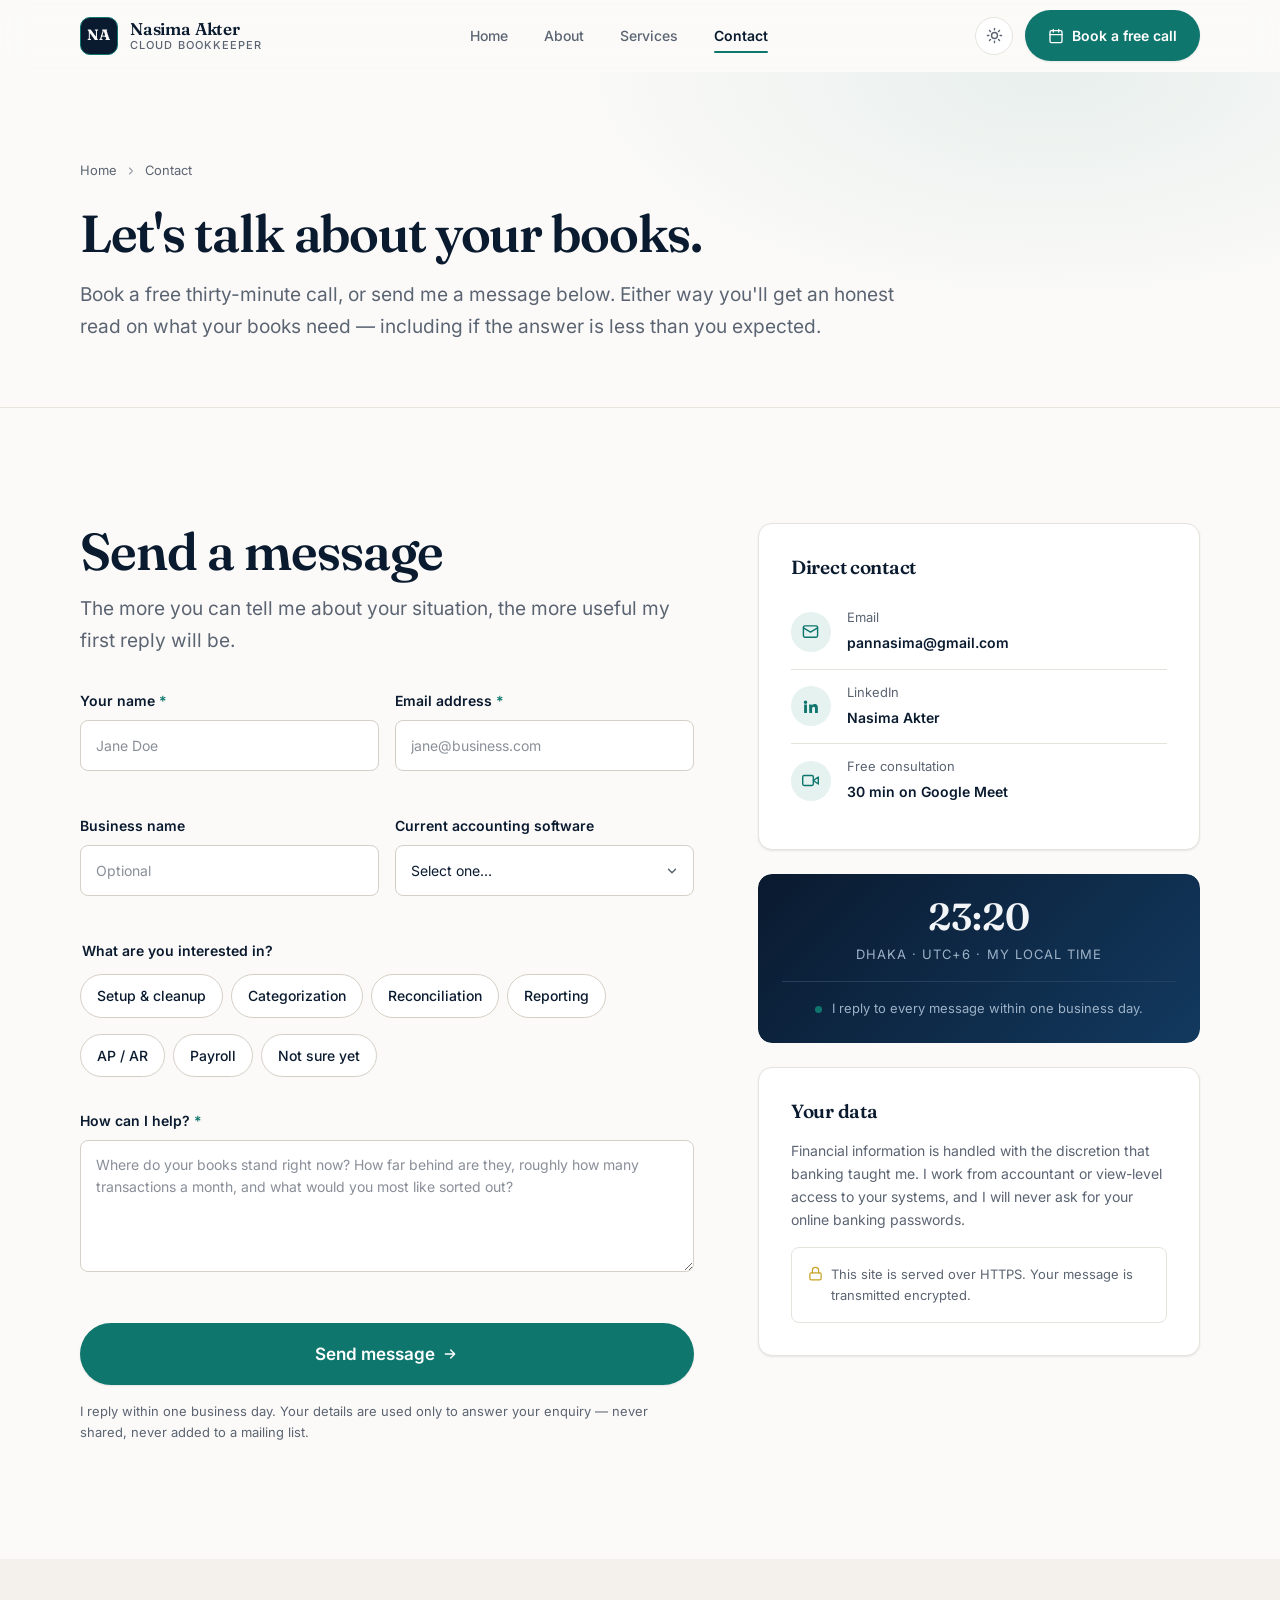
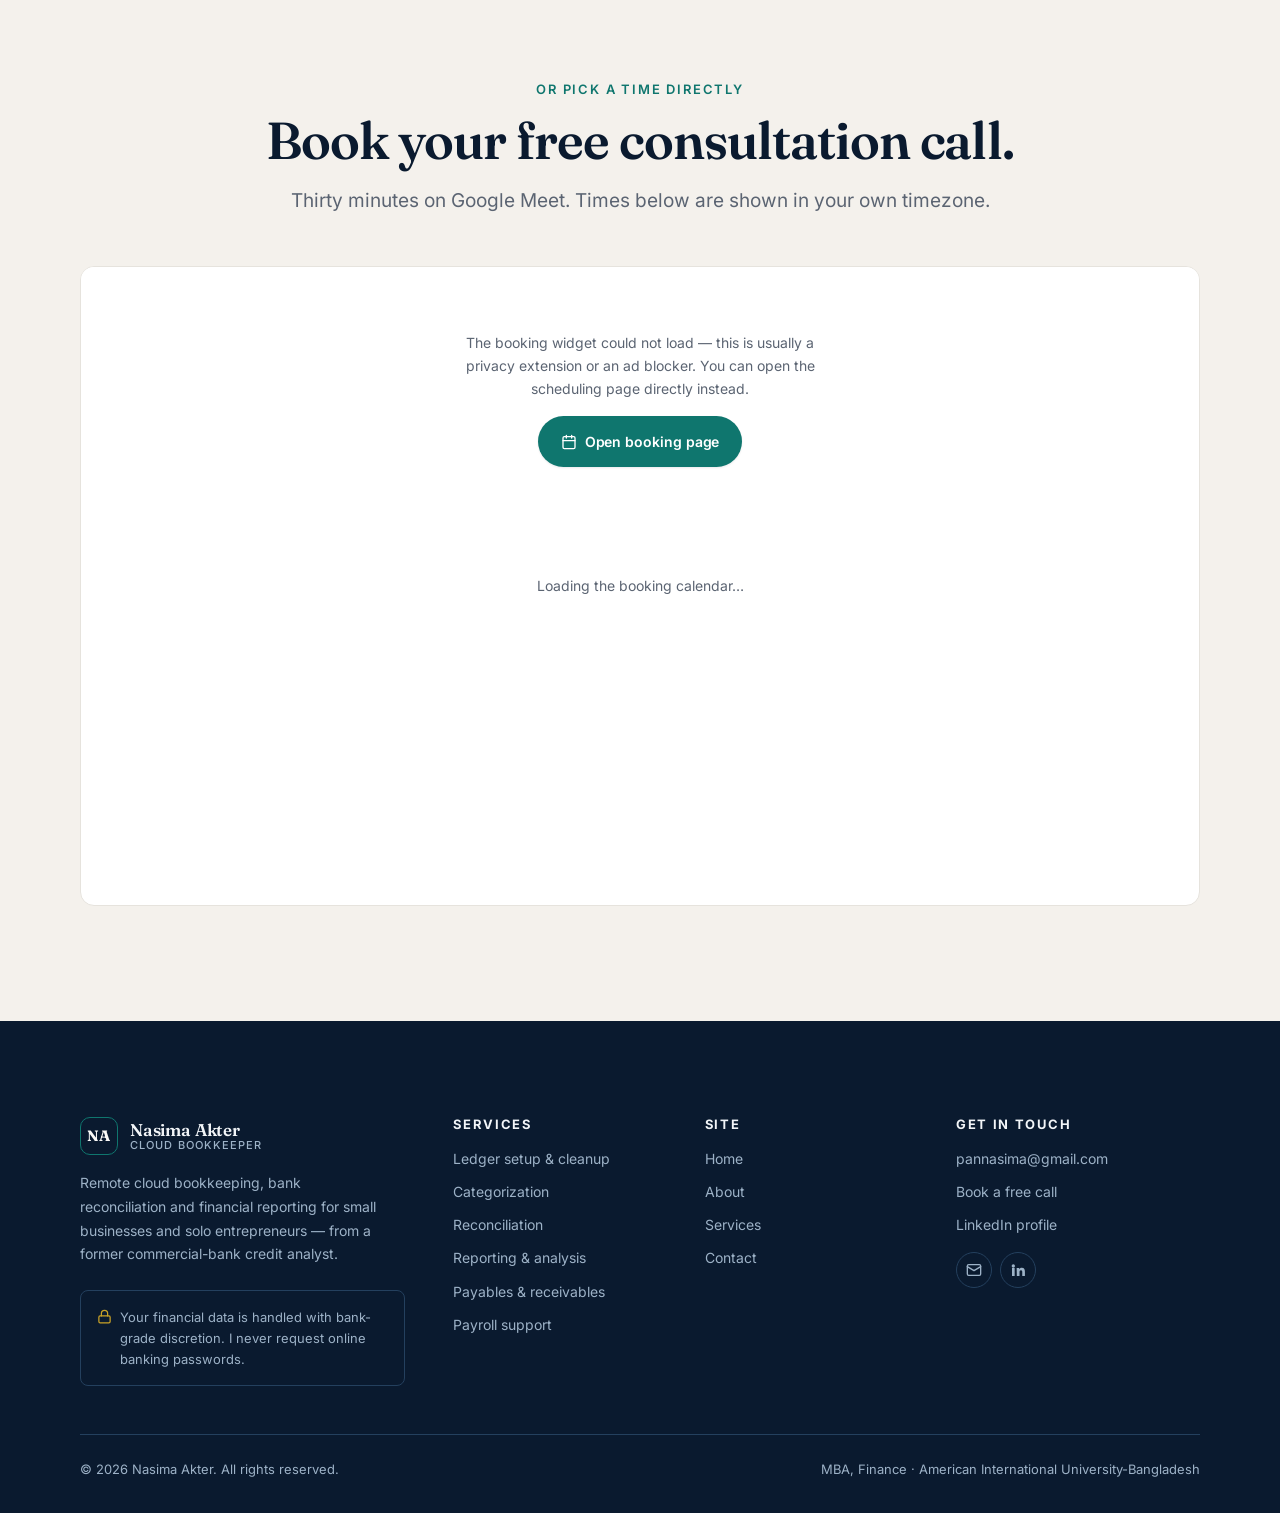
<file: contact.html>
<!doctype html>
<html lang="en" class="no-js">
<head>
<meta charset="utf-8">
<meta name="viewport" content="width=device-width, initial-scale=1">
<title>Contact Nasima Akter — Book a Free Bookkeeping Consultation</title>
<meta name="description" content="Book a free 30-minute consultation call on Google Meet, or send an inquiry. Remote cloud bookkeeping in QuickBooks Online, Xero and Wave. Reply within one business day.">
<link rel="canonical" href="https://pannanasima.github.io/contact.html">

<meta property="og:type" content="website">
<meta property="og:site_name" content="Nasima Akter">
<meta property="og:title" content="Contact Nasima Akter — Book a Free Consultation">
<meta property="og:description" content="Thirty free minutes on Google Meet. Tell me where your books stand and I'll tell you what they need.">
<meta property="og:url" content="https://pannanasima.github.io/contact.html">
<meta property="og:image" content="https://pannanasima.github.io/assets/img/og-image.jpg">
<meta property="og:image:width" content="1200">
<meta property="og:image:height" content="630">
<meta name="twitter:card" content="summary_large_image">
<meta name="twitter:image" content="https://pannanasima.github.io/assets/img/og-image.jpg">
<meta name="theme-color" content="#FBFAF8">

<link rel="icon" href="assets/favicon/favicon.ico" sizes="any">
<link rel="icon" type="image/png" sizes="32x32" href="assets/favicon/icon-32.png">
<link rel="apple-touch-icon" href="assets/favicon/icon-180.png">
<link rel="manifest" href="site.webmanifest">

<link rel="preload" href="assets/fonts/inter-latin.woff2" as="font" type="font/woff2" crossorigin>
<link rel="preload" href="assets/fonts/fraunces-latin.woff2" as="font" type="font/woff2" crossorigin>
<link rel="stylesheet" href="assets/css/tokens.css">
<link rel="stylesheet" href="assets/css/base.css">
<link rel="stylesheet" href="assets/css/components.css">
<link rel="stylesheet" href="assets/css/pages.css">

<script>
  (function () {
    try {
      var t = localStorage.getItem('theme');
      if (t === 'dark' || t === 'light') document.documentElement.setAttribute('data-theme', t);
    } catch (e) {}
  })();
</script>

<script type="application/ld+json">
{
  "@context": "https://schema.org",
  "@type": "ContactPage",
  "url": "https://pannanasima.github.io/contact.html",
  "breadcrumb": {
    "@type": "BreadcrumbList",
    "itemListElement": [
      { "@type": "ListItem", "position": 1, "name": "Home", "item": "https://pannanasima.github.io/" },
      { "@type": "ListItem", "position": 2, "name": "Contact", "item": "https://pannanasima.github.io/contact.html" }
    ]
  },
  "mainEntity": {
    "@type": "Person",
    "name": "Nasima Akter",
    "email": "mailto:pannasima@gmail.com",
    "jobTitle": "Cloud Bookkeeper",
    "sameAs": ["https://www.linkedin.com/in/nasima-akter-5a852b33"]
  }
}
</script>
</head>

<body>
<a class="skip-link" href="#main">Skip to content</a>
<div class="progress" aria-hidden="true"></div>

<svg width="0" height="0" style="position:absolute" aria-hidden="true" focusable="false">
  <defs>
    <symbol id="i-arrow" viewBox="0 0 24 24" fill="none" stroke="currentColor" stroke-width="2" stroke-linecap="round" stroke-linejoin="round"><path d="M5 12h14M13 6l6 6-6 6"/></symbol>
    <symbol id="i-cal" viewBox="0 0 24 24" fill="none" stroke="currentColor" stroke-width="2" stroke-linecap="round" stroke-linejoin="round"><rect x="3" y="4" width="18" height="18" rx="2"/><path d="M16 2v4M8 2v4M3 10h18"/></symbol>
    <symbol id="i-mail" viewBox="0 0 24 24" fill="none" stroke="currentColor" stroke-width="2" stroke-linecap="round" stroke-linejoin="round"><rect x="2" y="4" width="20" height="16" rx="2"/><path d="M22 7l-10 6L2 7"/></symbol>
    <symbol id="i-in" viewBox="0 0 24 24" fill="currentColor"><path d="M4.98 3.5a2.5 2.5 0 11-.02 5 2.5 2.5 0 01.02-5zM3 9h4v12H3zM10 9h3.8v1.7h.05c.53-1 1.83-2.06 3.76-2.06 4.02 0 4.76 2.6 4.76 5.98V21h-4v-5.6c0-1.34-.03-3.07-1.9-3.07-1.9 0-2.2 1.46-2.2 2.97V21h-4z"/></symbol>
    <symbol id="i-sun" viewBox="0 0 24 24" fill="none" stroke="currentColor" stroke-width="2" stroke-linecap="round"><circle cx="12" cy="12" r="4.2"/><path d="M12 2v2M12 20v2M4.9 4.9l1.4 1.4M17.7 17.7l1.4 1.4M2 12h2M20 12h2M4.9 19.1l1.4-1.4M17.7 6.3l1.4-1.4"/></symbol>
    <symbol id="i-moon" viewBox="0 0 24 24" fill="none" stroke="currentColor" stroke-width="2" stroke-linecap="round" stroke-linejoin="round"><path d="M21 12.8A9 9 0 1111.2 3a7 7 0 009.8 9.8z"/></symbol>
    <symbol id="i-lock" viewBox="0 0 24 24" fill="none" stroke="currentColor" stroke-width="2" stroke-linecap="round" stroke-linejoin="round"><rect x="3" y="11" width="18" height="11" rx="2"/><path d="M7 11V7a5 5 0 0110 0v4"/></symbol>
    <symbol id="i-chev" viewBox="0 0 24 24" fill="none" stroke="currentColor" stroke-width="2.2" stroke-linecap="round" stroke-linejoin="round"><path d="M9 18l6-6-6-6"/></symbol>
    <symbol id="i-video" viewBox="0 0 24 24" fill="none" stroke="currentColor" stroke-width="2" stroke-linecap="round" stroke-linejoin="round"><path d="M23 7l-7 5 7 5V7z"/><rect x="1" y="5" width="15" height="14" rx="2"/></symbol>
  </defs>
</svg>

<header class="header">
  <div class="container header__inner">
    <a class="brand" href="index.html" aria-label="Nasima Akter — home">
      <span class="brand__mark" aria-hidden="true">NA</span>
      <span class="brand__text">
        <span class="brand__name">Nasima Akter</span>
        <span class="brand__role">Cloud Bookkeeper</span>
      </span>
    </a>

    <nav class="nav" id="primary-nav" aria-label="Primary">
      <a class="nav__link" href="index.html">Home</a>
      <a class="nav__link" href="about.html">About</a>
      <a class="nav__link" href="services.html">Services</a>
      <a class="nav__link" href="contact.html" aria-current="page">Contact</a>
      <a class="btn" href="https://calendly.com/pannasima/free-consultation-call" target="_blank" rel="noopener">
        <svg aria-hidden="true"><use href="#i-cal"/></svg> Book a free call
      </a>
    </nav>

    <div class="header__actions">
      <button class="theme-toggle" type="button" data-theme-toggle aria-pressed="false" aria-label="Switch to dark theme">
        <svg class="icon-sun" aria-hidden="true"><use href="#i-sun"/></svg>
        <svg class="icon-moon" aria-hidden="true"><use href="#i-moon"/></svg>
      </button>
      <a class="btn btn--nav" href="https://calendly.com/pannasima/free-consultation-call" target="_blank" rel="noopener">
        <svg aria-hidden="true"><use href="#i-cal"/></svg> Book a free call
      </a>
      <button class="menu-btn" type="button" data-menu-btn aria-expanded="false" aria-controls="primary-nav" aria-label="Open menu">
        <span></span><span></span><span></span>
      </button>
    </div>
  </div>
</header>

<main id="main">

  <!-- ============================================ page hero -->
  <section class="page-hero">
    <div class="page-hero__bg" aria-hidden="true"></div>
    <div class="container page-hero__inner hero-seq">
      <nav class="crumbs" aria-label="Breadcrumb" style="--d:0ms">
        <a href="index.html">Home</a>
        <svg aria-hidden="true"><use href="#i-chev"/></svg>
        <span aria-current="page">Contact</span>
      </nav>
      <h1 style="--d:60ms">Let's talk about your books.</h1>
      <p class="lede" style="--d:130ms">
        Book a free thirty-minute call, or send me a message below. Either way you'll get an
        honest read on what your books need — including if the answer is less than you expected.
      </p>
    </div>
  </section>

  <!-- ============================================ form + details -->
  <section class="section">
    <div class="container contact-layout">

      <!-- form -->
      <div data-reveal>
        <h2 style="margin-bottom:var(--s-3)">Send a message</h2>
        <p class="lede" style="margin-bottom:var(--s-6)">
          The more you can tell me about your situation, the more useful my first reply will be.
        </p>

        <div class="form-status" id="form-status" aria-live="polite"></div>

        <form id="contact-form" novalidate>
          <!-- Web3Forms: replace with the real access key — see README, step 4 -->
          <input type="hidden" name="access_key" value="0dad4669-a77e-4d66-8d5b-c28a4ad73b5a">
          <input type="hidden" name="subject" value="New enquiry from nasimaakter.com">
          <input type="hidden" name="from_name" value="Website contact form">

          <label class="hp" aria-hidden="true">
            Leave this field empty
            <input type="checkbox" name="botcheck" tabindex="-1" autocomplete="off">
          </label>

          <div class="field-row">
            <div class="field">
              <label for="name">Your name <span class="req" aria-hidden="true">*</span></label>
              <input type="text" id="name" name="name" required autocomplete="name" placeholder="Jane Doe">
              <span class="field__error" aria-live="polite"></span>
            </div>

            <div class="field">
              <label for="email">Email address <span class="req" aria-hidden="true">*</span></label>
              <input type="email" id="email" name="email" required autocomplete="email" placeholder="jane@business.com">
              <span class="field__error" aria-live="polite"></span>
            </div>
          </div>

          <div class="field-row">
            <div class="field">
              <label for="business">Business name</label>
              <input type="text" id="business" name="business" autocomplete="organization" placeholder="Optional">
              <span class="field__error" aria-live="polite"></span>
            </div>

            <div class="field">
              <label for="software">Current accounting software</label>
              <select id="software" name="software">
                <option value="">Select one…</option>
                <option>QuickBooks Online</option>
                <option>Xero</option>
                <option>Wave</option>
                <option>Spreadsheets only</option>
                <option>Something else</option>
                <option>Nothing yet</option>
              </select>
              <span class="field__error" aria-live="polite"></span>
            </div>
          </div>

          <fieldset class="field" style="border:0;padding:0">
            <legend style="font-size:var(--t-sm);font-weight:600;margin-bottom:var(--s-3)">
              What are you interested in?
            </legend>
            <div class="chip-group">
              <label class="chip-check"><input type="checkbox" name="services" value="Ledger setup &amp; cleanup"><span>Setup &amp; cleanup</span></label>
              <label class="chip-check"><input type="checkbox" name="services" value="Transaction categorization"><span>Categorization</span></label>
              <label class="chip-check"><input type="checkbox" name="services" value="Bank reconciliation"><span>Reconciliation</span></label>
              <label class="chip-check"><input type="checkbox" name="services" value="Reporting &amp; analysis"><span>Reporting</span></label>
              <label class="chip-check"><input type="checkbox" name="services" value="Payables &amp; receivables"><span>AP / AR</span></label>
              <label class="chip-check"><input type="checkbox" name="services" value="Payroll support"><span>Payroll</span></label>
              <label class="chip-check"><input type="checkbox" name="services" value="Not sure yet"><span>Not sure yet</span></label>
            </div>
          </fieldset>

          <div class="field">
            <label for="message">How can I help? <span class="req" aria-hidden="true">*</span></label>
            <textarea id="message" name="message" required
              placeholder="Where do your books stand right now? How far behind are they, roughly how many transactions a month, and what would you most like sorted out?"></textarea>
            <span class="field__error" aria-live="polite"></span>
          </div>

          <button class="btn btn--lg btn--block" type="submit">
            <span class="btn__spinner" aria-hidden="true"></span>
            Send message
            <svg aria-hidden="true"><use href="#i-arrow"/></svg>
          </button>

          <p class="form-note" style="margin-top:var(--s-4)">
            I reply within one business day. Your details are used only to answer your enquiry —
            never shared, never added to a mailing list.
          </p>
        </form>
      </div>

      <!-- side column -->
      <aside data-reveal="right">
        <div class="contact-card">
          <h3>Direct contact</h3>

          <a class="contact-row" href="mailto:pannasima@gmail.com">
            <span class="contact-row__icon"><svg aria-hidden="true"><use href="#i-mail"/></svg></span>
            <span>
              <small>Email</small>
              <b>pannasima@gmail.com</b>
            </span>
          </a>

          <a class="contact-row" href="https://www.linkedin.com/in/nasima-akter-5a852b33" target="_blank" rel="noopener">
            <span class="contact-row__icon"><svg aria-hidden="true"><use href="#i-in"/></svg></span>
            <span>
              <small>LinkedIn</small>
              <b>Nasima Akter</b>
            </span>
          </a>

          <a class="contact-row" href="https://calendly.com/pannasima/free-consultation-call" target="_blank" rel="noopener">
            <span class="contact-row__icon"><svg aria-hidden="true"><use href="#i-video"/></svg></span>
            <span>
              <small>Free consultation</small>
              <b>30 min on Google Meet</b>
            </span>
          </a>
        </div>

        <div class="contact-card" style="padding:0;overflow:hidden;border:0;box-shadow:none">
          <div class="clock">
            <div class="clock__time" data-clock>--:--</div>
            <div class="clock__zone">Dhaka · UTC+6 · my local time</div>
            <p class="clock__note">
              <span class="clock__dot" aria-hidden="true"></span>
              I reply to every message within one business day.
              <!-- TODO (PLAN §3.6): once availability is decided, state the call hours here,
                   e.g. "Calls available in US and UK morning hours." Do not add a timezone
                   overlap claim until the Calendly availability actually supports it. -->
            </p>
          </div>
        </div>

        <div class="contact-card">
          <h3>Your data</h3>
          <p style="font-size:var(--t-sm);color:var(--muted)">
            Financial information is handled with the discretion that banking taught me. I work
            from accountant or view-level access to your systems, and I will never ask for your
            online banking passwords.
          </p>
          <div class="footer__note" style="border-color:var(--line);color:var(--muted);margin-top:var(--s-4)">
            <svg aria-hidden="true" style="color:var(--gold)"><use href="#i-lock"/></svg>
            <span>This site is served over HTTPS. Your message is transmitted encrypted.</span>
          </div>
        </div>
      </aside>
    </div>
  </section>

  <!-- ============================================ calendly -->
  <section class="section section--alt">
    <div class="container">
      <div class="section-head section-head--center" data-reveal>
        <p class="eyebrow">Or pick a time directly</p>
        <h2>Book your free consultation call.</h2>
        <p class="lede">Thirty minutes on Google Meet. Times below are shown in your own timezone.</p>
      </div>

      <div class="calendly-wrap" data-calendly data-reveal>
        <div class="calendly-inline-widget"
             data-url="https://calendly.com/pannasima/free-consultation-call?hide_gdpr_banner=1&amp;background_color=ffffff&amp;text_color=0a1a2f&amp;primary_color=0f766e"
             style="min-width:280px;height:700px"></div>

        <div class="calendly-fallback" data-calendly-fallback hidden>
          <p>The booking widget could not load — this is usually a privacy extension or an ad
             blocker. You can open the scheduling page directly instead.</p>
          <a class="btn" href="https://calendly.com/pannasima/free-consultation-call" target="_blank" rel="noopener">
            <svg aria-hidden="true"><use href="#i-cal"/></svg> Open booking page
          </a>
        </div>

        <noscript>
          <div class="calendly-fallback">
            <p>Booking needs JavaScript enabled. You can open the scheduling page directly, or
               email <a href="mailto:pannasima@gmail.com">pannasima@gmail.com</a>.</p>
            <a class="btn" href="https://calendly.com/pannasima/free-consultation-call" target="_blank" rel="noopener">
              Open booking page
            </a>
          </div>
        </noscript>
      </div>
    </div>
  </section>

</main>

<footer class="footer">
  <div class="container">
    <div class="footer__grid">
      <div class="footer__brand-col">
        <a class="brand" href="index.html">
          <span class="brand__mark" aria-hidden="true">NA</span>
          <span class="brand__text">
            <span class="brand__name">Nasima Akter</span>
            <span class="brand__role">Cloud Bookkeeper</span>
          </span>
        </a>
        <p class="footer__about">
          Remote cloud bookkeeping, bank reconciliation and financial reporting for small
          businesses and solo entrepreneurs — from a former commercial-bank credit analyst.
        </p>
        <div class="footer__note">
          <svg aria-hidden="true"><use href="#i-lock"/></svg>
          <span>Your financial data is handled with bank-grade discretion. I never request online banking passwords.</span>
        </div>
      </div>

      <div>
        <h2 class="footer__title">Services</h2>
        <ul class="footer__list">
          <li><a href="services.html#setup">Ledger setup &amp; cleanup</a></li>
          <li><a href="services.html#categorization">Categorization</a></li>
          <li><a href="services.html#reconciliation">Reconciliation</a></li>
          <li><a href="services.html#reporting">Reporting &amp; analysis</a></li>
          <li><a href="services.html#ap-ar">Payables &amp; receivables</a></li>
          <li><a href="services.html#payroll">Payroll support</a></li>
        </ul>
      </div>

      <div>
        <h2 class="footer__title">Site</h2>
        <ul class="footer__list">
          <li><a href="index.html">Home</a></li>
          <li><a href="about.html">About</a></li>
          <li><a href="services.html">Services</a></li>
          <li><a href="contact.html">Contact</a></li>
        </ul>
      </div>

      <div>
        <h2 class="footer__title">Get in touch</h2>
        <ul class="footer__list">
          <li><a href="mailto:pannasima@gmail.com">pannasima@gmail.com</a></li>
          <li><a href="https://calendly.com/pannasima/free-consultation-call" target="_blank" rel="noopener">Book a free call</a></li>
          <li><a href="https://www.linkedin.com/in/nasima-akter-5a852b33" target="_blank" rel="noopener">LinkedIn profile</a></li>
        </ul>
        <div class="footer__social" style="margin-top:var(--s-4)">
          <a href="mailto:pannasima@gmail.com" aria-label="Email Nasima"><svg aria-hidden="true"><use href="#i-mail"/></svg></a>
          <a href="https://www.linkedin.com/in/nasima-akter-5a852b33" target="_blank" rel="noopener" aria-label="LinkedIn profile"><svg aria-hidden="true"><use href="#i-in"/></svg></a>
        </div>
      </div>
    </div>

    <div class="footer__bottom">
      <p>© <span data-year>2026</span> Nasima Akter. All rights reserved.</p>
      <p>MBA, Finance · American International University-Bangladesh</p>
    </div>
  </div>
</footer>

<script src="assets/js/main.js" defer></script>
<script src="assets/js/reveal.js" defer></script>
<script src="assets/js/contact.js" defer></script>
</body>
</html>
</file>
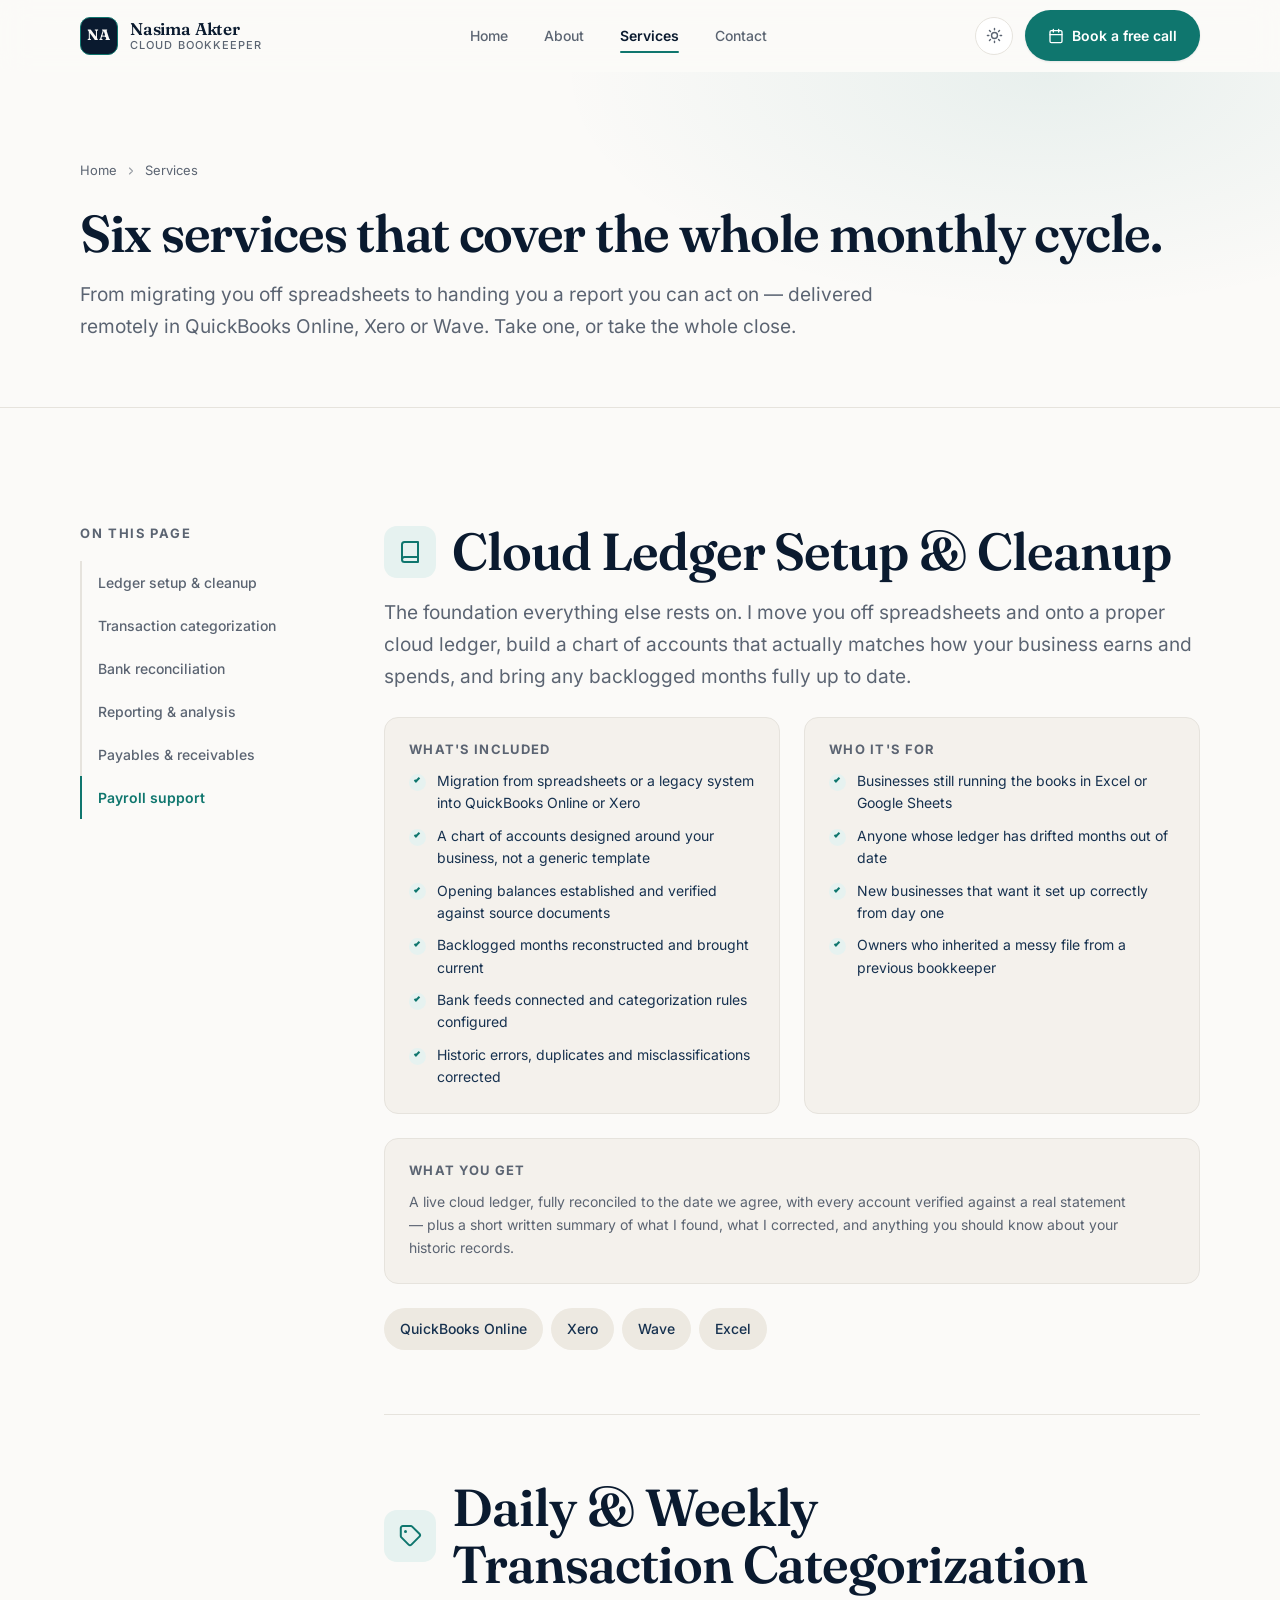
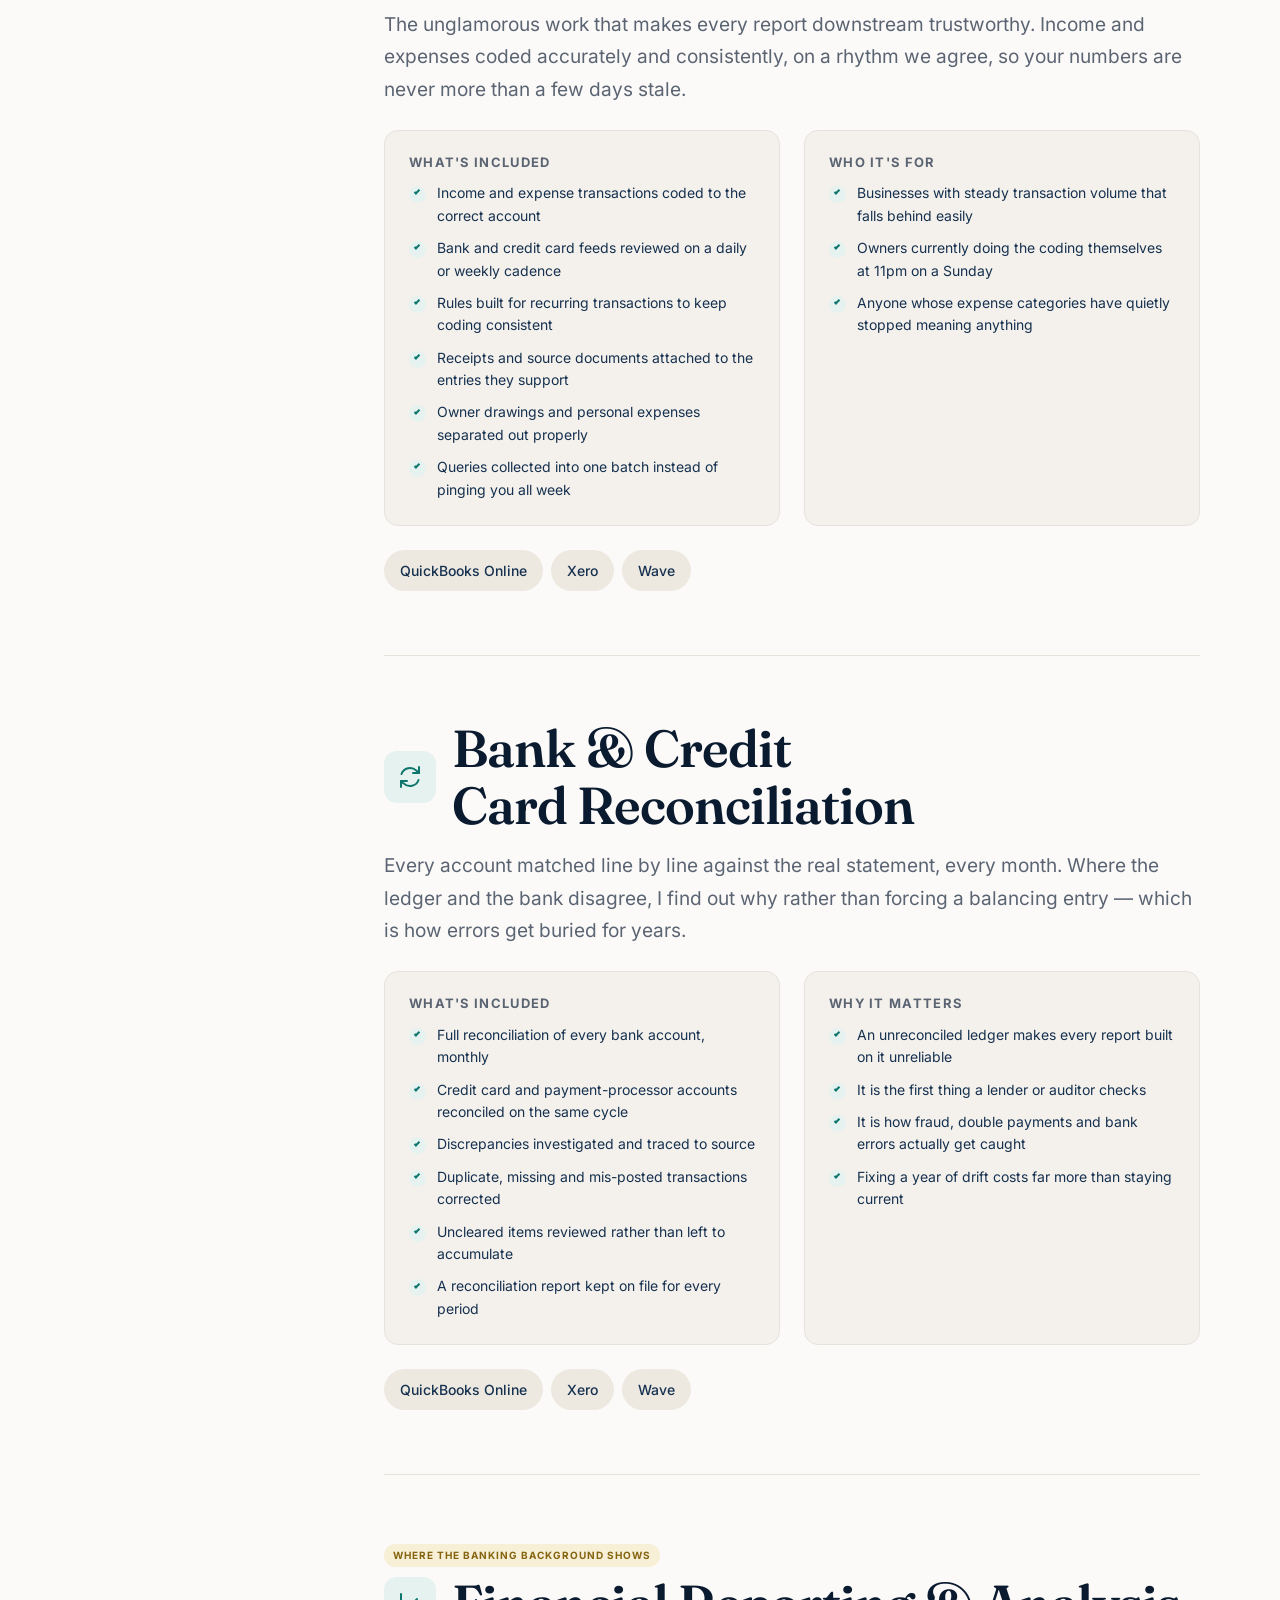
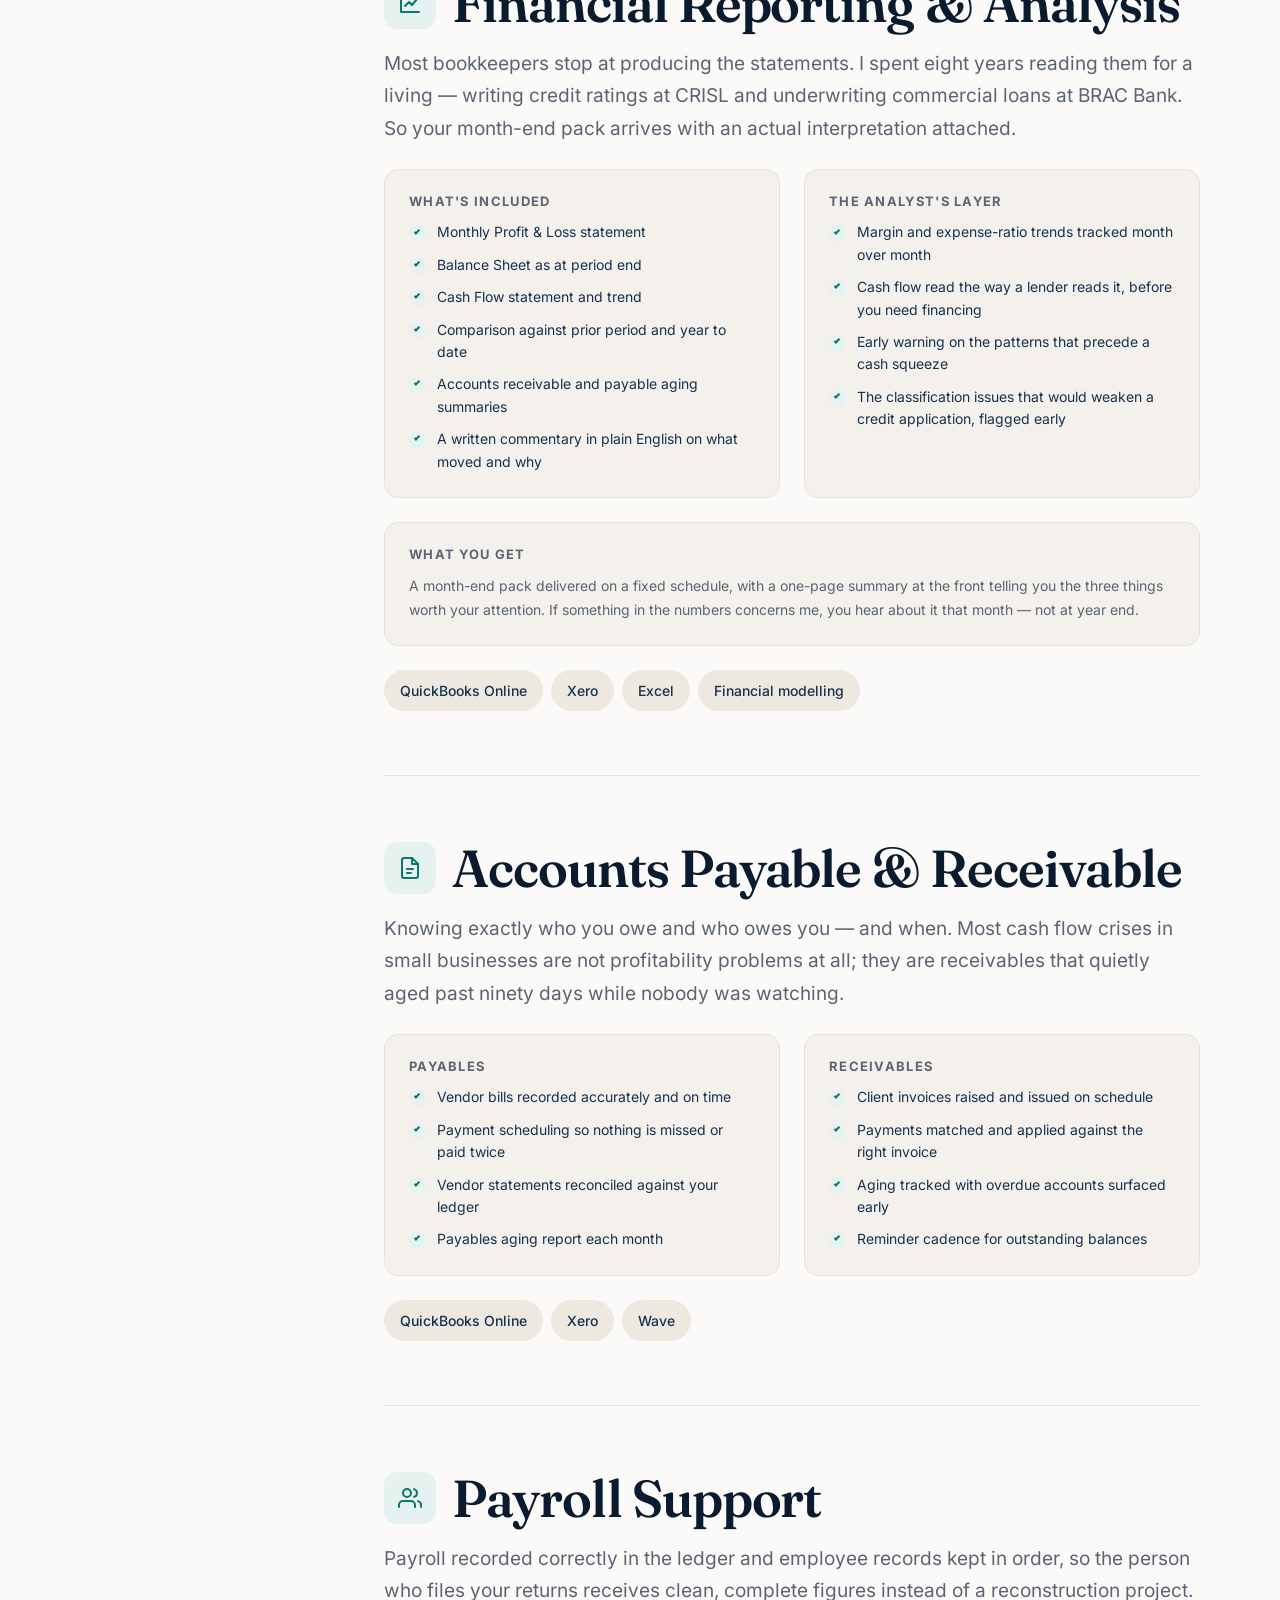
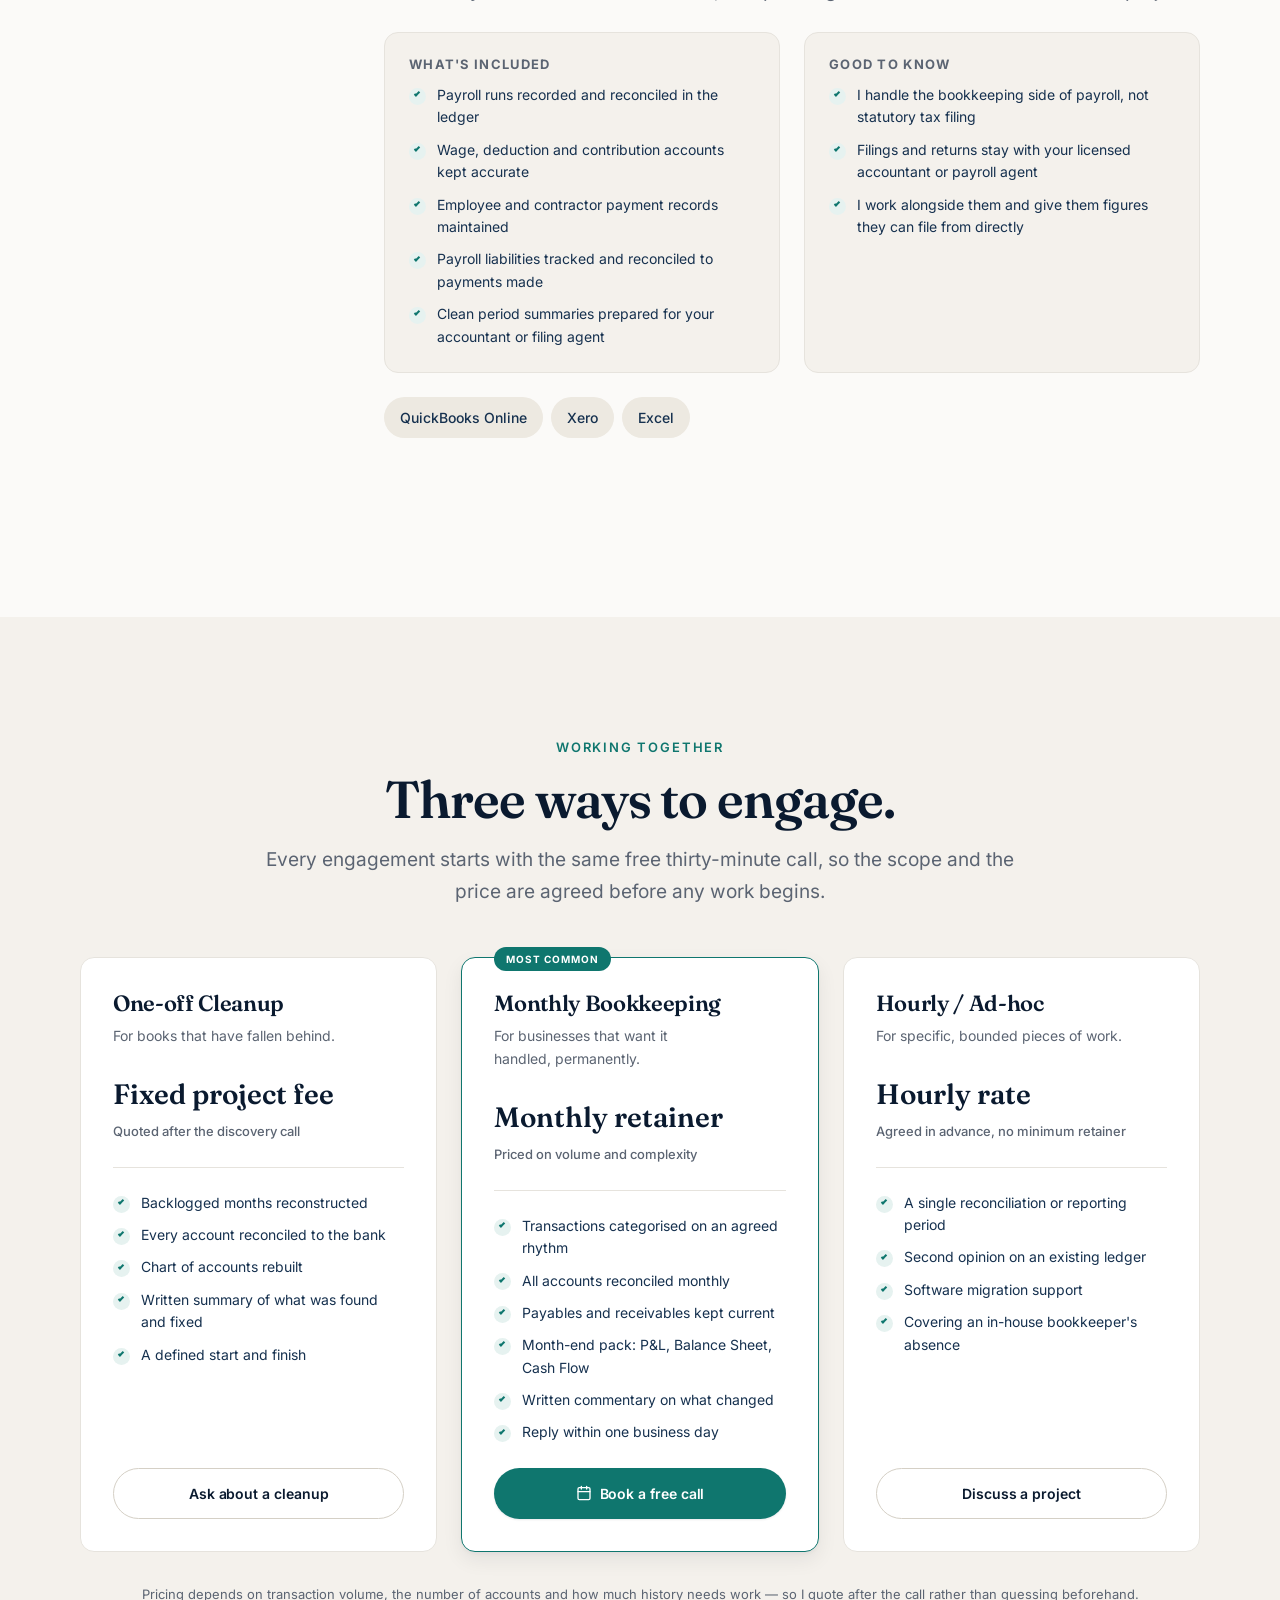
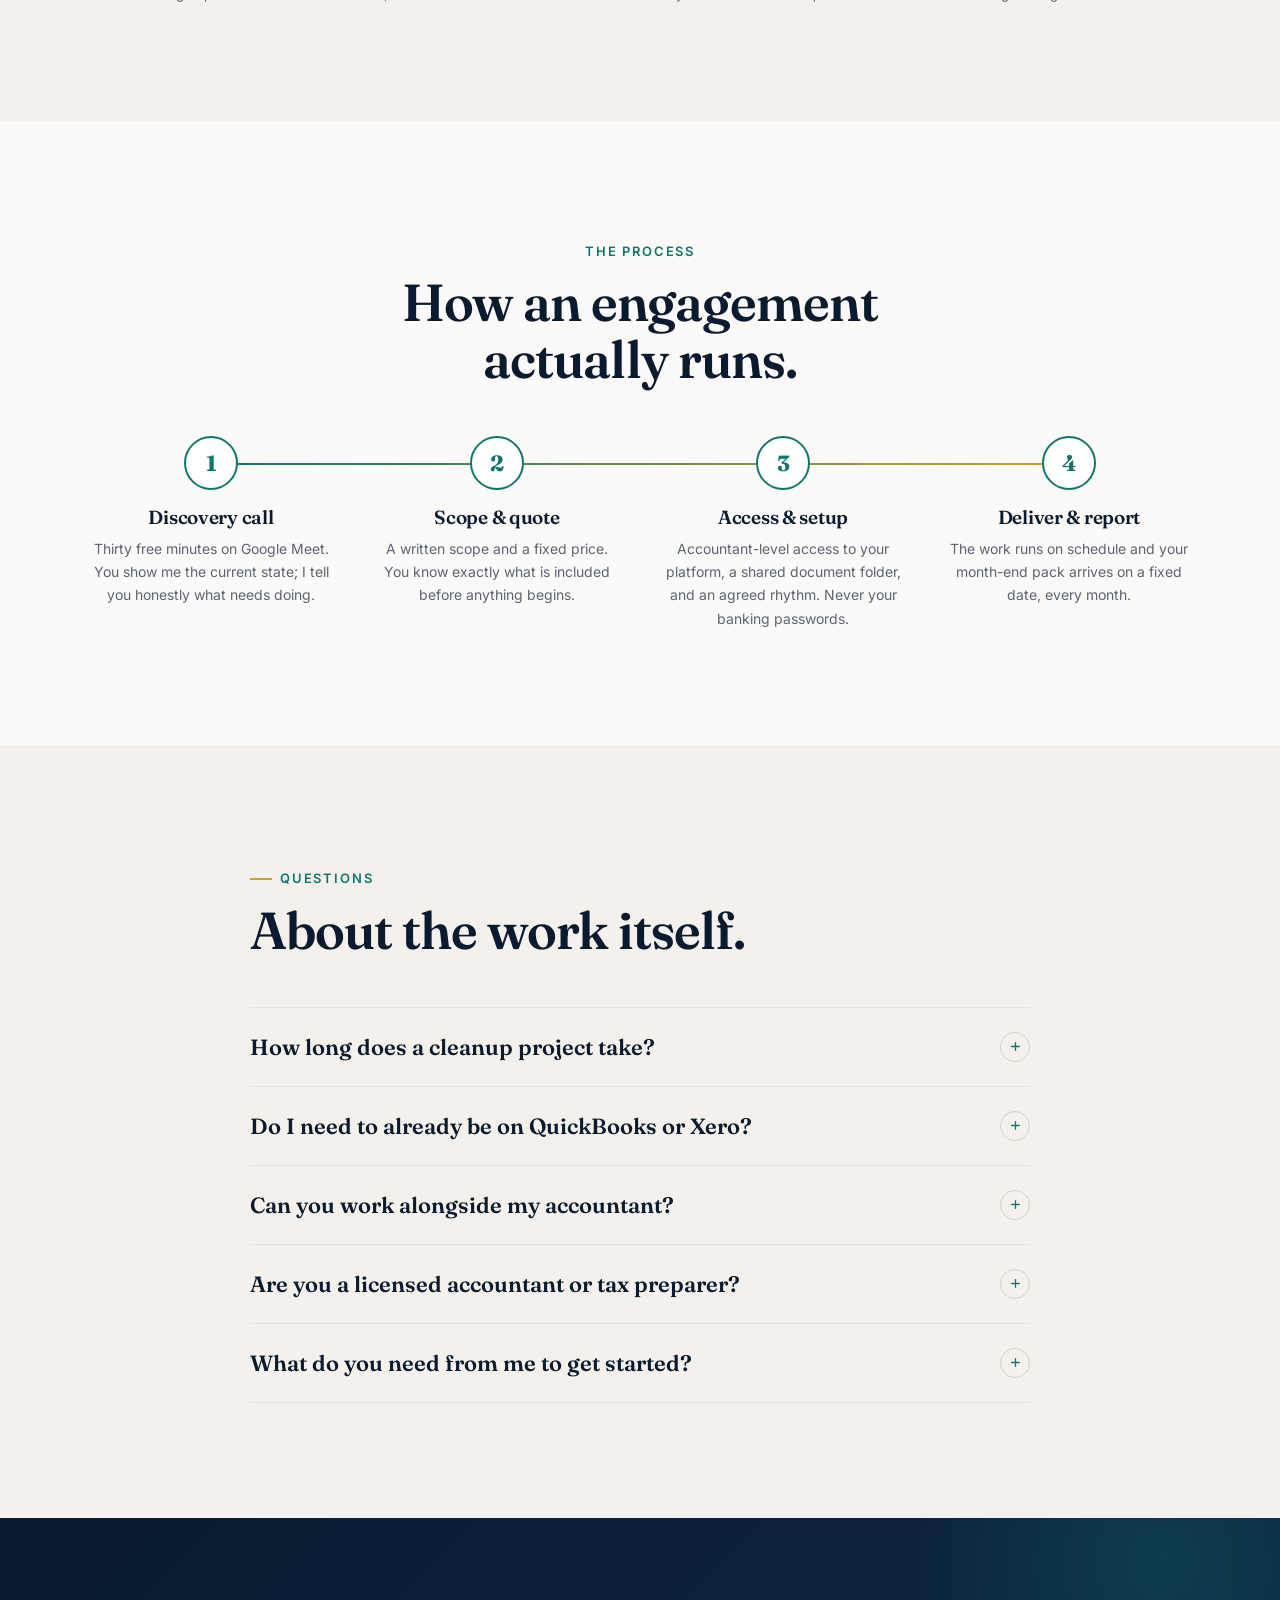
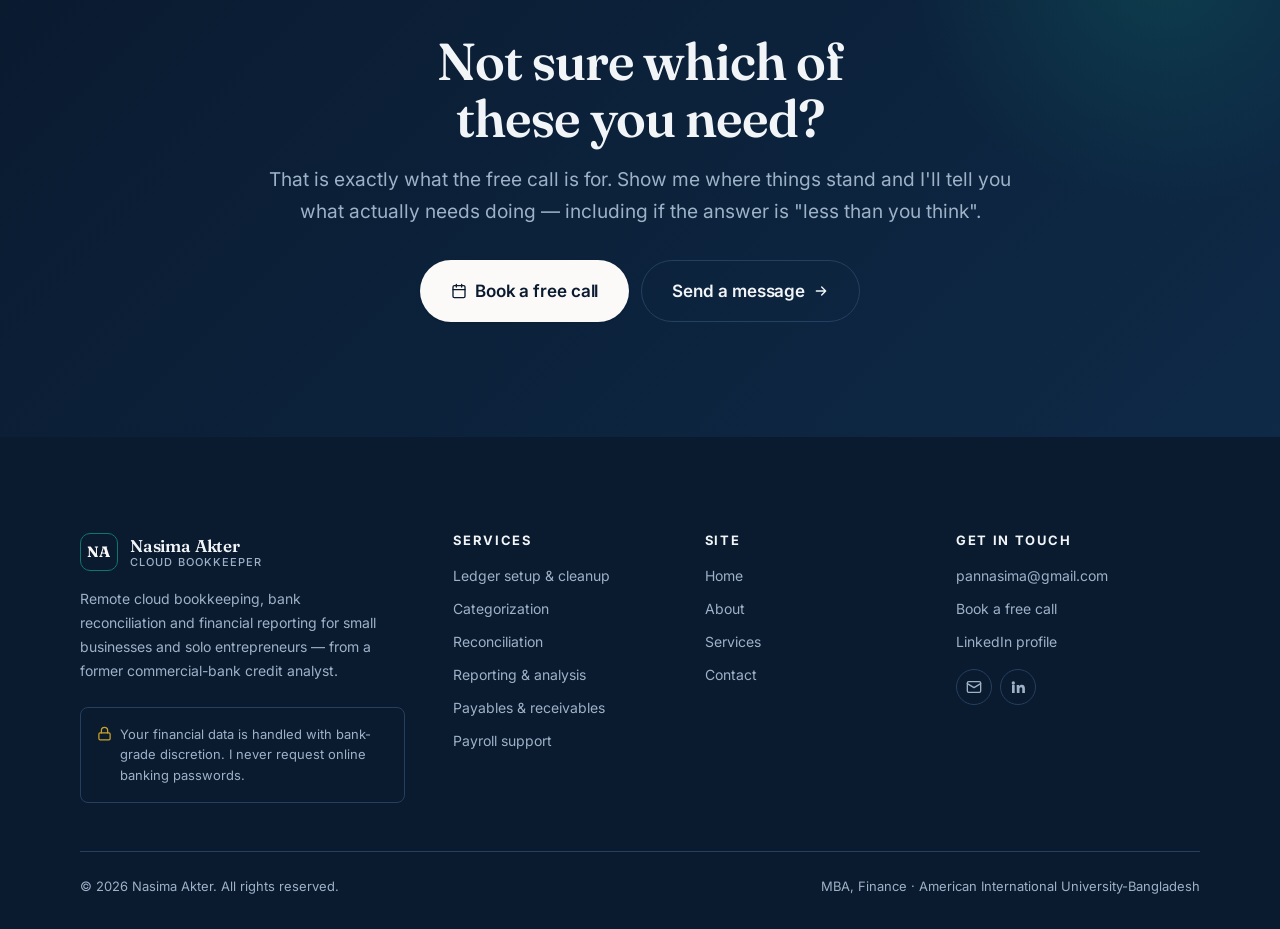
<file: services.html>
<!doctype html>
<html lang="en" class="no-js">
<head>
<meta charset="utf-8">
<meta name="viewport" content="width=device-width, initial-scale=1">
<title>Bookkeeping Services — QuickBooks &amp; Xero Cleanup, Reconciliation, Reporting</title>
<meta name="description" content="Cloud ledger setup and cleanup, transaction categorization, bank reconciliation, monthly financial reporting, accounts payable and receivable, and payroll support — delivered remotely in QuickBooks Online, Xero and Wave.">
<link rel="canonical" href="https://pannanasima.github.io/services.html">

<meta property="og:type" content="website">
<meta property="og:site_name" content="Nasima Akter">
<meta property="og:title" content="Bookkeeping Services — Cleanup, Reconciliation, Reporting">
<meta property="og:description" content="Six services covering the full monthly cycle, in QuickBooks Online, Xero and Wave.">
<meta property="og:url" content="https://pannanasima.github.io/services.html">
<meta property="og:image" content="https://pannanasima.github.io/assets/img/og-image.jpg">
<meta property="og:image:width" content="1200">
<meta property="og:image:height" content="630">
<meta name="twitter:card" content="summary_large_image">
<meta name="twitter:image" content="https://pannanasima.github.io/assets/img/og-image.jpg">
<meta name="theme-color" content="#FBFAF8">

<link rel="icon" href="assets/favicon/favicon.ico" sizes="any">
<link rel="icon" type="image/png" sizes="32x32" href="assets/favicon/icon-32.png">
<link rel="apple-touch-icon" href="assets/favicon/icon-180.png">
<link rel="manifest" href="site.webmanifest">

<link rel="preload" href="assets/fonts/inter-latin.woff2" as="font" type="font/woff2" crossorigin>
<link rel="preload" href="assets/fonts/fraunces-latin.woff2" as="font" type="font/woff2" crossorigin>
<link rel="stylesheet" href="assets/css/tokens.css">
<link rel="stylesheet" href="assets/css/base.css">
<link rel="stylesheet" href="assets/css/components.css">
<link rel="stylesheet" href="assets/css/pages.css">

<script>
  (function () {
    try {
      var t = localStorage.getItem('theme');
      if (t === 'dark' || t === 'light') document.documentElement.setAttribute('data-theme', t);
    } catch (e) {}
  })();
</script>

<script type="application/ld+json">
{
  "@context": "https://schema.org",
  "@graph": [
    {
      "@type": "BreadcrumbList",
      "itemListElement": [
        { "@type": "ListItem", "position": 1, "name": "Home", "item": "https://pannanasima.github.io/" },
        { "@type": "ListItem", "position": 2, "name": "Services", "item": "https://pannanasima.github.io/services.html" }
      ]
    },
    {
      "@type": "FAQPage",
      "mainEntity": [
        { "@type": "Question", "name": "How long does a cleanup project take?",
          "acceptedAnswer": { "@type": "Answer", "text": "It depends on how many months are outstanding and how complete the source records are. After the discovery call I scope it as a fixed project with a defined finish line, so you know the timeline and the cost before any work starts. A straightforward six-month catch-up is usually two to three weeks." } },
        { "@type": "Question", "name": "Do I need to already be on QuickBooks or Xero?",
          "acceptedAnswer": { "@type": "Answer", "text": "No. Migrating from spreadsheets or a shoebox onto a proper cloud ledger is one of the services. I will recommend the platform that fits your business rather than the one I would prefer to use." } },
        { "@type": "Question", "name": "Can you work with my accountant?",
          "acceptedAnswer": { "@type": "Answer", "text": "Yes, and it usually works best that way. I keep the books clean and current through the year; your accountant handles tax filing and statutory returns. A tidy ledger makes their job cheaper and faster, which normally saves you money at year end." } },
        { "@type": "Question", "name": "Are you a licensed accountant or tax preparer?",
          "acceptedAnswer": { "@type": "Answer", "text": "I am a bookkeeper with an MBA in Finance and a Xero certification, not a licensed public accountant or tax agent. I prepare and maintain your books and management reports; filing tax returns and issuing audited statements is work for a licensed professional in your jurisdiction, and I will happily work alongside yours." } }
      ]
    }
  ]
}
</script>
</head>

<body>
<a class="skip-link" href="#main">Skip to content</a>
<div class="progress" aria-hidden="true"></div>

<svg width="0" height="0" style="position:absolute" aria-hidden="true" focusable="false">
  <defs>
    <symbol id="i-arrow" viewBox="0 0 24 24" fill="none" stroke="currentColor" stroke-width="2" stroke-linecap="round" stroke-linejoin="round"><path d="M5 12h14M13 6l6 6-6 6"/></symbol>
    <symbol id="i-cal" viewBox="0 0 24 24" fill="none" stroke="currentColor" stroke-width="2" stroke-linecap="round" stroke-linejoin="round"><rect x="3" y="4" width="18" height="18" rx="2"/><path d="M16 2v4M8 2v4M3 10h18"/></symbol>
    <symbol id="i-chart" viewBox="0 0 24 24" fill="none" stroke="currentColor" stroke-width="2" stroke-linecap="round" stroke-linejoin="round"><path d="M3 3v18h18"/><path d="M7 15l4-4 3 3 5-6"/></symbol>
    <symbol id="i-book" viewBox="0 0 24 24" fill="none" stroke="currentColor" stroke-width="2" stroke-linecap="round" stroke-linejoin="round"><path d="M4 19.5A2.5 2.5 0 016.5 17H20"/><path d="M6.5 2H20v20H6.5A2.5 2.5 0 014 19.5v-15A2.5 2.5 0 016.5 2z"/></symbol>
    <symbol id="i-tags" viewBox="0 0 24 24" fill="none" stroke="currentColor" stroke-width="2" stroke-linecap="round" stroke-linejoin="round"><path d="M20.6 13.4l-7.2 7.2a2 2 0 01-2.8 0l-7.2-7.2a2 2 0 01-.6-1.4V4a2 2 0 012-2h8a2 2 0 011.4.6l7.2 7.2a2 2 0 010 2.8z"/><circle cx="7.5" cy="7.5" r="1.5" fill="currentColor" stroke="none"/></symbol>
    <symbol id="i-sync" viewBox="0 0 24 24" fill="none" stroke="currentColor" stroke-width="2" stroke-linecap="round" stroke-linejoin="round"><path d="M21 2v6h-6M3 22v-6h6"/><path d="M3.5 9a9 9 0 0114.9-3.4L21 8M20.5 15a9 9 0 01-14.9 3.4L3 16"/></symbol>
    <symbol id="i-invoice" viewBox="0 0 24 24" fill="none" stroke="currentColor" stroke-width="2" stroke-linecap="round" stroke-linejoin="round"><path d="M14 2H6a2 2 0 00-2 2v16a2 2 0 002 2h12a2 2 0 002-2V8z"/><path d="M14 2v6h6M9 13h6M9 17h4"/></symbol>
    <symbol id="i-users" viewBox="0 0 24 24" fill="none" stroke="currentColor" stroke-width="2" stroke-linecap="round" stroke-linejoin="round"><path d="M17 21v-2a4 4 0 00-4-4H5a4 4 0 00-4 4v2"/><circle cx="9" cy="7" r="4"/><path d="M23 21v-2a4 4 0 00-3-3.87M16 3.13A4 4 0 0119 7a4 4 0 01-3 3.87"/></symbol>
    <symbol id="i-mail" viewBox="0 0 24 24" fill="none" stroke="currentColor" stroke-width="2" stroke-linecap="round" stroke-linejoin="round"><rect x="2" y="4" width="20" height="16" rx="2"/><path d="M22 7l-10 6L2 7"/></symbol>
    <symbol id="i-in" viewBox="0 0 24 24" fill="currentColor"><path d="M4.98 3.5a2.5 2.5 0 11-.02 5 2.5 2.5 0 01.02-5zM3 9h4v12H3zM10 9h3.8v1.7h.05c.53-1 1.83-2.06 3.76-2.06 4.02 0 4.76 2.6 4.76 5.98V21h-4v-5.6c0-1.34-.03-3.07-1.9-3.07-1.9 0-2.2 1.46-2.2 2.97V21h-4z"/></symbol>
    <symbol id="i-sun" viewBox="0 0 24 24" fill="none" stroke="currentColor" stroke-width="2" stroke-linecap="round"><circle cx="12" cy="12" r="4.2"/><path d="M12 2v2M12 20v2M4.9 4.9l1.4 1.4M17.7 17.7l1.4 1.4M2 12h2M20 12h2M4.9 19.1l1.4-1.4M17.7 6.3l1.4-1.4"/></symbol>
    <symbol id="i-moon" viewBox="0 0 24 24" fill="none" stroke="currentColor" stroke-width="2" stroke-linecap="round" stroke-linejoin="round"><path d="M21 12.8A9 9 0 1111.2 3a7 7 0 009.8 9.8z"/></symbol>
    <symbol id="i-plus" viewBox="0 0 24 24" fill="none" stroke="currentColor" stroke-width="2.4" stroke-linecap="round"><path d="M12 5v14M5 12h14"/></symbol>
    <symbol id="i-lock" viewBox="0 0 24 24" fill="none" stroke="currentColor" stroke-width="2" stroke-linecap="round" stroke-linejoin="round"><rect x="3" y="11" width="18" height="11" rx="2"/><path d="M7 11V7a5 5 0 0110 0v4"/></symbol>
    <symbol id="i-chev" viewBox="0 0 24 24" fill="none" stroke="currentColor" stroke-width="2.2" stroke-linecap="round" stroke-linejoin="round"><path d="M9 18l6-6-6-6"/></symbol>
  </defs>
</svg>

<header class="header">
  <div class="container header__inner">
    <a class="brand" href="index.html" aria-label="Nasima Akter — home">
      <span class="brand__mark" aria-hidden="true">NA</span>
      <span class="brand__text">
        <span class="brand__name">Nasima Akter</span>
        <span class="brand__role">Cloud Bookkeeper</span>
      </span>
    </a>

    <nav class="nav" id="primary-nav" aria-label="Primary">
      <a class="nav__link" href="index.html">Home</a>
      <a class="nav__link" href="about.html">About</a>
      <a class="nav__link" href="services.html" aria-current="page">Services</a>
      <a class="nav__link" href="contact.html">Contact</a>
      <a class="btn" href="https://calendly.com/pannasima/free-consultation-call" target="_blank" rel="noopener">
        <svg aria-hidden="true"><use href="#i-cal"/></svg> Book a free call
      </a>
    </nav>

    <div class="header__actions">
      <button class="theme-toggle" type="button" data-theme-toggle aria-pressed="false" aria-label="Switch to dark theme">
        <svg class="icon-sun" aria-hidden="true"><use href="#i-sun"/></svg>
        <svg class="icon-moon" aria-hidden="true"><use href="#i-moon"/></svg>
      </button>
      <a class="btn btn--nav" href="https://calendly.com/pannasima/free-consultation-call" target="_blank" rel="noopener">
        <svg aria-hidden="true"><use href="#i-cal"/></svg> Book a free call
      </a>
      <button class="menu-btn" type="button" data-menu-btn aria-expanded="false" aria-controls="primary-nav" aria-label="Open menu">
        <span></span><span></span><span></span>
      </button>
    </div>
  </div>
</header>

<main id="main">

  <!-- ============================================ page hero -->
  <section class="page-hero">
    <div class="page-hero__bg" aria-hidden="true"></div>
    <div class="container page-hero__inner hero-seq">
      <nav class="crumbs" aria-label="Breadcrumb" style="--d:0ms">
        <a href="index.html">Home</a>
        <svg aria-hidden="true"><use href="#i-chev"/></svg>
        <span aria-current="page">Services</span>
      </nav>
      <h1 style="--d:60ms">Six services that cover the whole monthly cycle.</h1>
      <p class="lede" style="--d:130ms">
        From migrating you off spreadsheets to handing you a report you can act on — delivered
        remotely in QuickBooks Online, Xero or Wave. Take one, or take the whole close.
      </p>
    </div>
  </section>

  <!-- ============================================ services -->
  <section class="section">
    <div class="container svc-layout">

      <aside class="svc-nav" data-spy aria-label="Services">
        <p class="svc-nav__title">On this page</p>
        <a href="#setup" class="is-active">Ledger setup &amp; cleanup</a>
        <a href="#categorization">Transaction categorization</a>
        <a href="#reconciliation">Bank reconciliation</a>
        <a href="#reporting">Reporting &amp; analysis</a>
        <a href="#ap-ar">Payables &amp; receivables</a>
        <a href="#payroll">Payroll support</a>
      </aside>

      <div>
        <!-- 1 -->
        <article class="svc" id="setup">
          <div class="svc__head">
            <span class="svc__icon"><svg aria-hidden="true"><use href="#i-book"/></svg></span>
            <h2>Cloud Ledger Setup &amp; Cleanup</h2>
          </div>
          <p class="lede">
            The foundation everything else rests on. I move you off spreadsheets and onto a proper
            cloud ledger, build a chart of accounts that actually matches how your business earns
            and spends, and bring any backlogged months fully up to date.
          </p>

          <div class="svc__cols">
            <div class="svc__box">
              <h3>What's included</h3>
              <ul class="check-list">
                <li>Migration from spreadsheets or a legacy system into QuickBooks Online or Xero</li>
                <li>A chart of accounts designed around your business, not a generic template</li>
                <li>Opening balances established and verified against source documents</li>
                <li>Backlogged months reconstructed and brought current</li>
                <li>Bank feeds connected and categorization rules configured</li>
                <li>Historic errors, duplicates and misclassifications corrected</li>
              </ul>
            </div>
            <div class="svc__box">
              <h3>Who it's for</h3>
              <ul class="check-list">
                <li>Businesses still running the books in Excel or Google Sheets</li>
                <li>Anyone whose ledger has drifted months out of date</li>
                <li>New businesses that want it set up correctly from day one</li>
                <li>Owners who inherited a messy file from a previous bookkeeper</li>
              </ul>
            </div>
          </div>

          <div class="svc__box" style="margin-top:var(--s-5)">
            <h3>What you get</h3>
            <p style="color:var(--muted);font-size:var(--t-sm)">
              A live cloud ledger, fully reconciled to the date we agree, with every account
              verified against a real statement — plus a short written summary of what I found,
              what I corrected, and anything you should know about your historic records.
            </p>
          </div>

          <div class="svc__tools">
            <span class="chip">QuickBooks Online</span>
            <span class="chip">Xero</span>
            <span class="chip">Wave</span>
            <span class="chip">Excel</span>
          </div>
        </article>

        <!-- 2 -->
        <article class="svc" id="categorization">
          <div class="svc__head">
            <span class="svc__icon"><svg aria-hidden="true"><use href="#i-tags"/></svg></span>
            <h2>Daily &amp; Weekly Transaction Categorization</h2>
          </div>
          <p class="lede">
            The unglamorous work that makes every report downstream trustworthy. Income and
            expenses coded accurately and consistently, on a rhythm we agree, so your numbers are
            never more than a few days stale.
          </p>

          <div class="svc__cols">
            <div class="svc__box">
              <h3>What's included</h3>
              <ul class="check-list">
                <li>Income and expense transactions coded to the correct account</li>
                <li>Bank and credit card feeds reviewed on a daily or weekly cadence</li>
                <li>Rules built for recurring transactions to keep coding consistent</li>
                <li>Receipts and source documents attached to the entries they support</li>
                <li>Owner drawings and personal expenses separated out properly</li>
                <li>Queries collected into one batch instead of pinging you all week</li>
              </ul>
            </div>
            <div class="svc__box">
              <h3>Who it's for</h3>
              <ul class="check-list">
                <li>Businesses with steady transaction volume that falls behind easily</li>
                <li>Owners currently doing the coding themselves at 11pm on a Sunday</li>
                <li>Anyone whose expense categories have quietly stopped meaning anything</li>
              </ul>
            </div>
          </div>

          <div class="svc__tools">
            <span class="chip">QuickBooks Online</span>
            <span class="chip">Xero</span>
            <span class="chip">Wave</span>
          </div>
        </article>

        <!-- 3 -->
        <article class="svc" id="reconciliation">
          <div class="svc__head">
            <span class="svc__icon"><svg aria-hidden="true"><use href="#i-sync"/></svg></span>
            <h2>Bank &amp; Credit Card Reconciliation</h2>
          </div>
          <p class="lede">
            Every account matched line by line against the real statement, every month. Where the
            ledger and the bank disagree, I find out why rather than forcing a balancing entry —
            which is how errors get buried for years.
          </p>

          <div class="svc__cols">
            <div class="svc__box">
              <h3>What's included</h3>
              <ul class="check-list">
                <li>Full reconciliation of every bank account, monthly</li>
                <li>Credit card and payment-processor accounts reconciled on the same cycle</li>
                <li>Discrepancies investigated and traced to source</li>
                <li>Duplicate, missing and mis-posted transactions corrected</li>
                <li>Uncleared items reviewed rather than left to accumulate</li>
                <li>A reconciliation report kept on file for every period</li>
              </ul>
            </div>
            <div class="svc__box">
              <h3>Why it matters</h3>
              <ul class="check-list">
                <li>An unreconciled ledger makes every report built on it unreliable</li>
                <li>It is the first thing a lender or auditor checks</li>
                <li>It is how fraud, double payments and bank errors actually get caught</li>
                <li>Fixing a year of drift costs far more than staying current</li>
              </ul>
            </div>
          </div>

          <div class="svc__tools">
            <span class="chip">QuickBooks Online</span>
            <span class="chip">Xero</span>
            <span class="chip">Wave</span>
          </div>
        </article>

        <!-- 4 — flagship -->
        <article class="svc" id="reporting">
          <span class="svc__flag">Where the banking background shows</span>
          <div class="svc__head">
            <span class="svc__icon"><svg aria-hidden="true"><use href="#i-chart"/></svg></span>
            <h2>Financial Reporting &amp; Analysis</h2>
          </div>
          <p class="lede">
            Most bookkeepers stop at producing the statements. I spent eight years reading them for
            a living — writing credit ratings at CRISL and underwriting commercial loans at BRAC
            Bank. So your month-end pack arrives with an actual interpretation attached.
          </p>

          <div class="svc__cols">
            <div class="svc__box">
              <h3>What's included</h3>
              <ul class="check-list">
                <li>Monthly Profit &amp; Loss statement</li>
                <li>Balance Sheet as at period end</li>
                <li>Cash Flow statement and trend</li>
                <li>Comparison against prior period and year to date</li>
                <li>Accounts receivable and payable aging summaries</li>
                <li>A written commentary in plain English on what moved and why</li>
              </ul>
            </div>
            <div class="svc__box">
              <h3>The analyst's layer</h3>
              <ul class="check-list">
                <li>Margin and expense-ratio trends tracked month over month</li>
                <li>Cash flow read the way a lender reads it, before you need financing</li>
                <li>Early warning on the patterns that precede a cash squeeze</li>
                <li>The classification issues that would weaken a credit application, flagged early</li>
              </ul>
            </div>
          </div>

          <div class="svc__box" style="margin-top:var(--s-5)">
            <h3>What you get</h3>
            <p style="color:var(--muted);font-size:var(--t-sm)">
              A month-end pack delivered on a fixed schedule, with a one-page summary at the front
              telling you the three things worth your attention. If something in the numbers
              concerns me, you hear about it that month — not at year end.
            </p>
          </div>

          <div class="svc__tools">
            <span class="chip">QuickBooks Online</span>
            <span class="chip">Xero</span>
            <span class="chip">Excel</span>
            <span class="chip">Financial modelling</span>
          </div>
        </article>

        <!-- 5 -->
        <article class="svc" id="ap-ar">
          <div class="svc__head">
            <span class="svc__icon"><svg aria-hidden="true"><use href="#i-invoice"/></svg></span>
            <h2>Accounts Payable &amp; Receivable</h2>
          </div>
          <p class="lede">
            Knowing exactly who you owe and who owes you — and when. Most cash flow crises in
            small businesses are not profitability problems at all; they are receivables that
            quietly aged past ninety days while nobody was watching.
          </p>

          <div class="svc__cols">
            <div class="svc__box">
              <h3>Payables</h3>
              <ul class="check-list">
                <li>Vendor bills recorded accurately and on time</li>
                <li>Payment scheduling so nothing is missed or paid twice</li>
                <li>Vendor statements reconciled against your ledger</li>
                <li>Payables aging report each month</li>
              </ul>
            </div>
            <div class="svc__box">
              <h3>Receivables</h3>
              <ul class="check-list">
                <li>Client invoices raised and issued on schedule</li>
                <li>Payments matched and applied against the right invoice</li>
                <li>Aging tracked with overdue accounts surfaced early</li>
                <li>Reminder cadence for outstanding balances</li>
              </ul>
            </div>
          </div>

          <div class="svc__tools">
            <span class="chip">QuickBooks Online</span>
            <span class="chip">Xero</span>
            <span class="chip">Wave</span>
          </div>
        </article>

        <!-- 6 -->
        <article class="svc" id="payroll">
          <div class="svc__head">
            <span class="svc__icon"><svg aria-hidden="true"><use href="#i-users"/></svg></span>
            <h2>Payroll Support</h2>
          </div>
          <p class="lede">
            Payroll recorded correctly in the ledger and employee records kept in order, so the
            person who files your returns receives clean, complete figures instead of a
            reconstruction project.
          </p>

          <div class="svc__cols">
            <div class="svc__box">
              <h3>What's included</h3>
              <ul class="check-list">
                <li>Payroll runs recorded and reconciled in the ledger</li>
                <li>Wage, deduction and contribution accounts kept accurate</li>
                <li>Employee and contractor payment records maintained</li>
                <li>Payroll liabilities tracked and reconciled to payments made</li>
                <li>Clean period summaries prepared for your accountant or filing agent</li>
              </ul>
            </div>
            <div class="svc__box">
              <h3>Good to know</h3>
              <ul class="check-list">
                <li>I handle the bookkeeping side of payroll, not statutory tax filing</li>
                <li>Filings and returns stay with your licensed accountant or payroll agent</li>
                <li>I work alongside them and give them figures they can file from directly</li>
              </ul>
            </div>
          </div>

          <div class="svc__tools">
            <span class="chip">QuickBooks Online</span>
            <span class="chip">Xero</span>
            <span class="chip">Excel</span>
          </div>
        </article>
      </div>
    </div>
  </section>

  <!-- ============================================ engagement models -->
  <section class="section section--alt">
    <div class="container">
      <div class="section-head section-head--center" data-reveal>
        <p class="eyebrow">Working together</p>
        <h2>Three ways to engage.</h2>
        <p class="lede">Every engagement starts with the same free thirty-minute call, so the scope
          and the price are agreed before any work begins.</p>
      </div>

      <div class="plans" data-stagger="80">
        <article class="plan" data-reveal>
          <h3>One-off Cleanup</h3>
          <p class="plan__for">For books that have fallen behind.</p>
          <p class="plan__price">Fixed project fee<small>Quoted after the discovery call</small></p>
          <ul class="check-list">
            <li>Backlogged months reconstructed</li>
            <li>Every account reconciled to the bank</li>
            <li>Chart of accounts rebuilt</li>
            <li>Written summary of what was found and fixed</li>
            <li>A defined start and finish</li>
          </ul>
          <a class="btn btn--ghost btn--block" href="contact.html">Ask about a cleanup</a>
        </article>

        <article class="plan plan--featured" data-reveal>
          <span class="plan__tag">Most common</span>
          <h3>Monthly Bookkeeping</h3>
          <p class="plan__for">For businesses that want it handled, permanently.</p>
          <p class="plan__price">Monthly retainer<small>Priced on volume and complexity</small></p>
          <ul class="check-list">
            <li>Transactions categorised on an agreed rhythm</li>
            <li>All accounts reconciled monthly</li>
            <li>Payables and receivables kept current</li>
            <li>Month-end pack: P&amp;L, Balance Sheet, Cash Flow</li>
            <li>Written commentary on what changed</li>
            <li>Reply within one business day</li>
          </ul>
          <a class="btn btn--block" href="https://calendly.com/pannasima/free-consultation-call" target="_blank" rel="noopener">
            <svg aria-hidden="true"><use href="#i-cal"/></svg> Book a free call
          </a>
        </article>

        <article class="plan" data-reveal>
          <h3>Hourly / Ad-hoc</h3>
          <p class="plan__for">For specific, bounded pieces of work.</p>
          <p class="plan__price">Hourly rate<small>Agreed in advance, no minimum retainer</small></p>
          <ul class="check-list">
            <li>A single reconciliation or reporting period</li>
            <li>Second opinion on an existing ledger</li>
            <li>Software migration support</li>
            <li>Covering an in-house bookkeeper's absence</li>
          </ul>
          <a class="btn btn--ghost btn--block" href="contact.html">Discuss a project</a>
        </article>
      </div>

      <p class="form-note" style="text-align:center;margin-top:var(--s-6)" data-reveal>
        Pricing depends on transaction volume, the number of accounts and how much history needs
        work — so I quote after the call rather than guessing beforehand.
      </p>
    </div>
  </section>

  <!-- ============================================ process -->
  <section class="section">
    <div class="container">
      <div class="section-head section-head--center" data-reveal>
        <p class="eyebrow">The process</p>
        <h2>How an engagement actually runs.</h2>
      </div>

      <div class="process">
        <span class="process__fill" aria-hidden="true"></span>
        <article class="step" data-reveal>
          <div class="step__num">1</div>
          <h3>Discovery call</h3>
          <p>Thirty free minutes on Google Meet. You show me the current state; I tell you honestly what needs doing.</p>
        </article>
        <article class="step" data-reveal>
          <div class="step__num">2</div>
          <h3>Scope &amp; quote</h3>
          <p>A written scope and a fixed price. You know exactly what is included before anything begins.</p>
        </article>
        <article class="step" data-reveal>
          <div class="step__num">3</div>
          <h3>Access &amp; setup</h3>
          <p>Accountant-level access to your platform, a shared document folder, and an agreed rhythm. Never your banking passwords.</p>
        </article>
        <article class="step" data-reveal>
          <div class="step__num">4</div>
          <h3>Deliver &amp; report</h3>
          <p>The work runs on schedule and your month-end pack arrives on a fixed date, every month.</p>
        </article>
      </div>
    </div>
  </section>

  <!-- ============================================ faq -->
  <section class="section section--alt">
    <div class="container container--narrow">
      <div class="section-head" data-reveal>
        <p class="eyebrow">Questions</p>
        <h2>About the work itself.</h2>
      </div>

      <div class="accordion" data-reveal>
        <div class="acc__item">
          <h3><button class="acc__trigger" type="button" aria-expanded="false" aria-controls="sq1">
            How long does a cleanup project take?
            <span class="acc__sign" aria-hidden="true"><svg><use href="#i-plus"/></svg></span>
          </button></h3>
          <div class="acc__panel" id="sq1"><div><p>
            It depends on how many months are outstanding and how complete your source records are.
            After the discovery call I scope it as a fixed project with a defined finish line, so
            you know both the timeline and the cost before any work starts. A straightforward
            six-month catch-up is usually two to three weeks.
          </p></div></div>
        </div>

        <div class="acc__item">
          <h3><button class="acc__trigger" type="button" aria-expanded="false" aria-controls="sq2">
            Do I need to already be on QuickBooks or Xero?
            <span class="acc__sign" aria-hidden="true"><svg><use href="#i-plus"/></svg></span>
          </button></h3>
          <div class="acc__panel" id="sq2"><div><p>
            No. Migrating from spreadsheets — or from a shoebox — onto a proper cloud ledger is one
            of the services. I will recommend the platform that genuinely fits your business and
            your budget, rather than the one I would personally prefer to work in.
          </p></div></div>
        </div>

        <div class="acc__item">
          <h3><button class="acc__trigger" type="button" aria-expanded="false" aria-controls="sq3">
            Can you work alongside my accountant?
            <span class="acc__sign" aria-hidden="true"><svg><use href="#i-plus"/></svg></span>
          </button></h3>
          <div class="acc__panel" id="sq3"><div><p>
            Yes, and it usually works best that way. I keep the books clean and current through the
            year; your accountant handles tax filing and statutory returns. A tidy ledger makes
            their job faster, which normally means a smaller bill from them at year end.
          </p></div></div>
        </div>

        <div class="acc__item">
          <h3><button class="acc__trigger" type="button" aria-expanded="false" aria-controls="sq4">
            Are you a licensed accountant or tax preparer?
            <span class="acc__sign" aria-hidden="true"><svg><use href="#i-plus"/></svg></span>
          </button></h3>
          <div class="acc__panel" id="sq4"><div><p>
            I am a bookkeeper with an MBA in Finance and a Xero certification — not a licensed
            public accountant or tax agent. I prepare and maintain your books and your management
            reports. Filing tax returns and issuing audited statements is work for a licensed
            professional in your own jurisdiction, and I am glad to work directly alongside yours.
          </p></div></div>
        </div>

        <div class="acc__item">
          <h3><button class="acc__trigger" type="button" aria-expanded="false" aria-controls="sq5">
            What do you need from me to get started?
            <span class="acc__sign" aria-hidden="true"><svg><use href="#i-plus"/></svg></span>
          </button></h3>
          <div class="acc__panel" id="sq5"><div><p>
            Accountant or view-level access to your accounting platform, read access to bank and
            credit card statements for the period being worked on, and somewhere shared to exchange
            documents. That is genuinely it — and I never need your online banking passwords.
          </p></div></div>
        </div>
      </div>
    </div>
  </section>

  <!-- ============================================ cta -->
  <section class="band section">
    <span class="band__glow" aria-hidden="true"></span>
    <div class="container">
      <div class="section-head section-head--center" style="margin-bottom:var(--s-6)" data-reveal>
        <h2>Not sure which of these you need?</h2>
        <p class="lede">That is exactly what the free call is for. Show me where things stand and
          I'll tell you what actually needs doing — including if the answer is "less than you think".</p>
      </div>
      <div style="display:flex;gap:var(--s-3);justify-content:center;flex-wrap:wrap" data-reveal>
        <a class="btn btn--on-band btn--lg" href="https://calendly.com/pannasima/free-consultation-call" target="_blank" rel="noopener">
          <svg aria-hidden="true"><use href="#i-cal"/></svg> Book a free call
        </a>
        <a class="btn btn--ghost-band btn--lg" href="contact.html">
          Send a message <svg aria-hidden="true"><use href="#i-arrow"/></svg>
        </a>
      </div>
    </div>
  </section>

</main>

<footer class="footer">
  <div class="container">
    <div class="footer__grid">
      <div class="footer__brand-col">
        <a class="brand" href="index.html">
          <span class="brand__mark" aria-hidden="true">NA</span>
          <span class="brand__text">
            <span class="brand__name">Nasima Akter</span>
            <span class="brand__role">Cloud Bookkeeper</span>
          </span>
        </a>
        <p class="footer__about">
          Remote cloud bookkeeping, bank reconciliation and financial reporting for small
          businesses and solo entrepreneurs — from a former commercial-bank credit analyst.
        </p>
        <div class="footer__note">
          <svg aria-hidden="true"><use href="#i-lock"/></svg>
          <span>Your financial data is handled with bank-grade discretion. I never request online banking passwords.</span>
        </div>
      </div>

      <div>
        <h2 class="footer__title">Services</h2>
        <ul class="footer__list">
          <li><a href="services.html#setup">Ledger setup &amp; cleanup</a></li>
          <li><a href="services.html#categorization">Categorization</a></li>
          <li><a href="services.html#reconciliation">Reconciliation</a></li>
          <li><a href="services.html#reporting">Reporting &amp; analysis</a></li>
          <li><a href="services.html#ap-ar">Payables &amp; receivables</a></li>
          <li><a href="services.html#payroll">Payroll support</a></li>
        </ul>
      </div>

      <div>
        <h2 class="footer__title">Site</h2>
        <ul class="footer__list">
          <li><a href="index.html">Home</a></li>
          <li><a href="about.html">About</a></li>
          <li><a href="services.html">Services</a></li>
          <li><a href="contact.html">Contact</a></li>
        </ul>
      </div>

      <div>
        <h2 class="footer__title">Get in touch</h2>
        <ul class="footer__list">
          <li><a href="mailto:pannasima@gmail.com">pannasima@gmail.com</a></li>
          <li><a href="https://calendly.com/pannasima/free-consultation-call" target="_blank" rel="noopener">Book a free call</a></li>
          <li><a href="https://www.linkedin.com/in/nasima-akter-5a852b33" target="_blank" rel="noopener">LinkedIn profile</a></li>
        </ul>
        <div class="footer__social" style="margin-top:var(--s-4)">
          <a href="mailto:pannasima@gmail.com" aria-label="Email Nasima"><svg aria-hidden="true"><use href="#i-mail"/></svg></a>
          <a href="https://www.linkedin.com/in/nasima-akter-5a852b33" target="_blank" rel="noopener" aria-label="LinkedIn profile"><svg aria-hidden="true"><use href="#i-in"/></svg></a>
        </div>
      </div>
    </div>

    <div class="footer__bottom">
      <p>© <span data-year>2026</span> Nasima Akter. All rights reserved.</p>
      <p>MBA, Finance · American International University-Bangladesh</p>
    </div>
  </div>
</footer>

<script src="assets/js/main.js" defer></script>
<script src="assets/js/reveal.js" defer></script>
</body>
</html>
</file>
<file: assets/css/tokens.css>
/* ==========================================================================
   Ledger Navy — design tokens
   Light is the base theme. Dark is a re-picked palette, not an inversion:
   every foreground/background pair is chosen to clear WCAG AA in both modes.
   ========================================================================== */

:root {
  /* ---- surfaces & text -------------------------------------------------- */
  --paper:        #FBFAF8;   /* page background, warm off-white              */
  --surface:      #FFFFFF;   /* cards                                        */
  --surface-2:    #F4F1EC;   /* recessed / alternating bands                 */
  --surface-3:    #EDE9E1;   /* chips, subtle fills                          */
  --ink:          #0A1A2F;   /* primary text                                 */
  --ink-2:        #16314F;   /* headings on tinted surfaces                  */
  --muted:        #5B6472;   /* secondary text — 5.9:1 on --paper            */
  --line:         #E6E3DD;   /* hairlines                                    */
  --line-strong:  #D5D0C6;

  /* ---- brand ------------------------------------------------------------ */
  --navy:         #12395F;
  --navy-soft:    #1E5A8F;
  --accent:       #0F766E;   /* 5.3:1 on white — CTA fill with white text    */
  --accent-hover: #0B5D57;
  --accent-tint:  #E6F2F0;
  --accent-ink:   #FFFFFF;   /* text that sits on --accent                   */
  --gold:         #C9A227;   /* decorative only — rules, borders, bullets   */
  --gold-ink:     #856410;   /* gold TEXT/icons — 4.8:1 on --gold-tint      */
  --gold-tint:    #F7EFD6;

  /* ---- portrait plate — stays light in BOTH themes (see PLAN §3.5) ------ */
  --plate-from:   #FBFAF8;
  --plate-to:     #E8EDF3;
  --plate-line:   #DCDCD4;

  /* ---- inverted band (CTA / footer) ------------------------------------- */
  --band:         #0A1A2F;
  --band-2:       #12395F;
  --band-ink:     #F2F5F8;
  --band-muted:   #9DB2C7;
  --band-line:    #24405E;

  /* ---- effects ---------------------------------------------------------- */
  --shadow-sm: 0 1px 2px rgba(10, 26, 47, .05), 0 1px 3px rgba(10, 26, 47, .04);
  --shadow-md: 0 2px 4px rgba(10, 26, 47, .04), 0 8px 20px rgba(10, 26, 47, .07);
  --shadow-lg: 0 4px 8px rgba(10, 26, 47, .05), 0 20px 48px rgba(10, 26, 47, .11);
  --ring: 0 0 0 3px rgba(15, 118, 110, .32);

  /* ---- radii ------------------------------------------------------------ */
  --r-xs: 6px;
  --r-sm: 8px;
  --r-md: 14px;
  --r-lg: 20px;
  --r-xl: 28px;
  --r-pill: 999px;

  /* ---- spacing scale (4px base) ----------------------------------------- */
  --s-1: 4px;   --s-2: 8px;   --s-3: 12px;  --s-4: 16px;
  --s-5: 24px;  --s-6: 32px;  --s-7: 48px;  --s-8: 64px;
  --s-9: 96px;  --s-10: 128px;

  /* ---- layout ----------------------------------------------------------- */
  --container: 1200px;
  --measure: 68ch;
  --gutter: clamp(20px, 5vw, 40px);
  --section-y: clamp(64px, 9vw, 128px);
  --header-h: 72px;

  /* ---- type ------------------------------------------------------------- */
  --font-display: 'Fraunces', Georgia, 'Times New Roman', serif;
  --font-body: 'Inter', system-ui, -apple-system, 'Segoe UI', Roboto, sans-serif;

  --t-xs:   clamp(0.75rem, 0.73rem + 0.10vw, 0.8125rem);
  --t-sm:   clamp(0.8125rem, 0.79rem + 0.12vw, 0.875rem);
  --t-base: clamp(1rem, 0.97rem + 0.15vw, 1.0625rem);
  --t-md:   clamp(1.0625rem, 1.02rem + 0.22vw, 1.1875rem);
  --t-lg:   clamp(1.1875rem, 1.10rem + 0.42vw, 1.375rem);
  --t-xl:   clamp(1.375rem, 1.24rem + 0.66vw, 1.75rem);
  --t-2xl:  clamp(1.625rem, 1.38rem + 1.22vw, 2.375rem);
  --t-3xl:  clamp(2rem, 1.58rem + 2.10vw, 3.25rem);
  --t-4xl:  clamp(2.375rem, 1.72rem + 3.28vw, 4.25rem);

  /* ---- motion ----------------------------------------------------------- */
  --ease-out: cubic-bezier(.16, 1, .3, 1);
  --ease-in-out: cubic-bezier(.65, 0, .35, 1);
  --dur-fast: 150ms;
  --dur: 260ms;
  --dur-slow: 620ms;

  color-scheme: light;
}

/* ==========================================================================
   Dark theme — OPT-IN ONLY
   Light is the default for every visitor regardless of their OS setting.
   Dark applies only when the header toggle sets data-theme="dark", which is
   then remembered in localStorage. There is deliberately no
   `prefers-color-scheme` rule here: adding one would let the OS override the
   intended default. See main.js and the inline <head> script.
   ========================================================================== */

:root[data-theme='dark'] {
  --paper:       #0B1420;
  --surface:     #121E2E;
  --surface-2:   #162436;
  --surface-3:   #1D2E44;
  --ink:         #E9EEF4;
  --ink-2:       #C7D6E6;
  --muted:       #97A5B6;
  --line:        #22344A;
  --line-strong: #2E455F;

  --navy:        #6FA8DC;
  --navy-soft:   #8FC0E8;
  --accent:      #2DD4BF;
  --accent-hover:#5EEAD4;
  --accent-tint: #10312F;
  --accent-ink:  #04211E;
  --gold:        #E3C05C;
  --gold-ink:    #E3C05C;
  --gold-tint:   #2B2412;

  --band:        #060E17;
  --band-2:      #0F2942;
  --band-ink:    #EAF0F6;
  --band-muted:  #9DB2C7;
  --band-line:   #1E3A57;

  --shadow-sm: 0 1px 2px rgba(0, 0, 0, .40);
  --shadow-md: 0 2px 6px rgba(0, 0, 0, .42), 0 10px 24px rgba(0, 0, 0, .34);
  --shadow-lg: 0 6px 14px rgba(0, 0, 0, .46), 0 24px 56px rgba(0, 0, 0, .42);
  --ring: 0 0 0 3px rgba(45, 212, 191, .38);

  color-scheme: dark;
}
</file>
<file: assets/css/base.css>
/* ==========================================================================
   Base — reset, self-hosted fonts, typography, layout & motion utilities
   ========================================================================== */

/* ---- fonts (self-hosted, latin + latin-ext subsets) --------------------- */
@font-face {
  font-family: 'Inter';
  font-style: normal;
  font-weight: 100 900;
  font-display: swap;
  src: url('../fonts/inter-latin.woff2') format('woff2');
  unicode-range: U+0000-00FF, U+0131, U+0152-0153, U+02BB-02BC, U+02C6, U+02DA,
    U+02DC, U+0304, U+0308, U+0329, U+2000-206F, U+20AC, U+2122, U+2191, U+2193,
    U+2212, U+2215, U+FEFF, U+FFFD;
}
@font-face {
  font-family: 'Inter';
  font-style: normal;
  font-weight: 100 900;
  font-display: swap;
  src: url('../fonts/inter-latin-ext.woff2') format('woff2');
  unicode-range: U+0100-02BA, U+02BD-02C5, U+02C7-02CC, U+02CE-02D7, U+02DD-02FF,
    U+0304, U+0308, U+0329, U+1D00-1DBF, U+1E00-1E9F, U+1EF2-1EFF, U+2020,
    U+20A0-20AB, U+20AD-20C0, U+2113, U+2C60-2C7F, U+A720-A7FF;
}
@font-face {
  font-family: 'Fraunces';
  font-style: normal;
  font-weight: 500 700;
  font-display: swap;
  src: url('../fonts/fraunces-latin.woff2') format('woff2');
  unicode-range: U+0000-00FF, U+0131, U+0152-0153, U+02BB-02BC, U+02C6, U+02DA,
    U+02DC, U+0304, U+0308, U+0329, U+2000-206F, U+20AC, U+2122, U+2191, U+2193,
    U+2212, U+2215, U+FEFF, U+FFFD;
}
@font-face {
  font-family: 'Fraunces';
  font-style: normal;
  font-weight: 500 700;
  font-display: swap;
  src: url('../fonts/fraunces-latin-ext.woff2') format('woff2');
  unicode-range: U+0100-02BA, U+02BD-02C5, U+02C7-02CC, U+02CE-02D7, U+02DD-02FF,
    U+0304, U+0308, U+0329, U+1D00-1DBF, U+1E00-1E9F, U+1EF2-1EFF, U+2020,
    U+20A0-20AB, U+20AD-20C0, U+2113, U+2C60-2C7F, U+A720-A7FF;
}

/* ---- reset -------------------------------------------------------------- */
*, *::before, *::after { box-sizing: border-box; }

* { margin: 0; }

html {
  -webkit-text-size-adjust: 100%;
  scroll-behavior: smooth;
  scroll-padding-top: calc(var(--header-h) + 24px);
}

body {
  font-family: var(--font-body);
  font-size: var(--t-base);
  line-height: 1.65;
  color: var(--ink);
  background: var(--paper);
  -webkit-font-smoothing: antialiased;
  -moz-osx-font-smoothing: grayscale;
  font-synthesis-weight: none;
  overflow-x: hidden;
  transition: background-color var(--dur) var(--ease-in-out),
              color var(--dur) var(--ease-in-out);
}

img, picture, svg, video {
  display: block;
  max-width: 100%;
  height: auto;
}

input, button, textarea, select { font: inherit; color: inherit; }

button { background: none; border: 0; cursor: pointer; }

ul, ol { list-style: none; padding: 0; }

a { color: inherit; text-decoration: none; }

/* ---- typography --------------------------------------------------------- */
h1, h2, h3, h4 {
  font-family: var(--font-display);
  font-weight: 600;
  line-height: 1.1;
  letter-spacing: -0.015em;
  text-wrap: balance;
  color: var(--ink);
  font-variation-settings: 'SOFT' 0, 'WONK' 0;
}

h1 { font-size: var(--t-4xl); letter-spacing: -0.025em; }
h2 { font-size: var(--t-3xl); letter-spacing: -0.02em; }
h3 { font-size: var(--t-xl); line-height: 1.2; }
h4 { font-size: var(--t-lg); line-height: 1.25; }

p { text-wrap: pretty; }

strong, b { font-weight: 600; color: var(--ink); }

/* every figure on this site is a financial one — keep them aligned */
.num, td, th, time, .stat__value { font-variant-numeric: tabular-nums; }

::selection { background: var(--accent); color: var(--accent-ink); }

/* ---- layout ------------------------------------------------------------- */
.container {
  width: 100%;
  max-width: var(--container);
  margin-inline: auto;
  padding-inline: var(--gutter);
}

.container--narrow { max-width: 860px; }

.section { padding-block: var(--section-y); }
.section--tight { padding-block: clamp(48px, 6vw, 80px); }
.section--alt { background: var(--surface-2); }

.stack > * + * { margin-top: var(--s-4); }

.grid { display: grid; gap: var(--s-5); }

.lede {
  font-size: var(--t-md);
  color: var(--muted);
  max-width: var(--measure);
  line-height: 1.7;
}

/* ---- section heading block ---------------------------------------------- */
.eyebrow {
  display: inline-flex;
  align-items: center;
  gap: var(--s-2);
  font-size: var(--t-xs);
  font-weight: 600;
  letter-spacing: .14em;
  text-transform: uppercase;
  color: var(--accent);
  margin-bottom: var(--s-3);
}
.eyebrow::before {
  content: '';
  width: 22px;
  height: 2px;
  background: var(--gold);
  flex: none;
}

.section-head { max-width: 760px; margin-bottom: var(--s-7); }
.section-head .lede { margin-top: var(--s-4); }
.section-head--center { margin-inline: auto; text-align: center; }
.section-head--center .eyebrow::before { display: none; }
.section-head--center .lede { margin-inline: auto; }

/* ---- accessibility ------------------------------------------------------ */
.visually-hidden {
  position: absolute !important;
  width: 1px; height: 1px;
  padding: 0; margin: -1px;
  overflow: hidden;
  clip: rect(0 0 0 0);
  clip-path: inset(50%);
  white-space: nowrap;
  border: 0;
}

.skip-link {
  position: absolute;
  top: -60px;
  left: var(--gutter);
  z-index: 200;
  padding: 12px 20px;
  background: var(--accent);
  color: var(--accent-ink);
  border-radius: 0 0 var(--r-sm) var(--r-sm);
  font-weight: 600;
  transition: top var(--dur) var(--ease-out);
}
.skip-link:focus-visible { top: 0; }

:focus-visible {
  outline: 2px solid var(--accent);
  outline-offset: 3px;
  border-radius: var(--r-xs);
}

/* ---- scroll progress bar ------------------------------------------------ */
.progress {
  position: fixed;
  inset: 0 0 auto 0;
  height: 3px;
  z-index: 120;
  background: var(--accent);
  transform-origin: 0 50%;
  transform: scaleX(0);
  pointer-events: none;
}

/* ==========================================================================
   Motion utilities
   Elements marked [data-reveal] start hidden and are revealed by
   IntersectionObserver. If JS never runs, the .no-js fallback shows them.
   ========================================================================== */

[data-reveal] {
  opacity: 0;
  transform: translateY(18px);
  transition:
    opacity var(--dur-slow) var(--ease-out),
    transform var(--dur-slow) var(--ease-out);
  transition-delay: var(--reveal-delay, 0ms);
  will-change: opacity, transform;
}
[data-reveal='left']  { transform: translateX(-24px); }
[data-reveal='right'] { transform: translateX(24px); }
[data-reveal='scale'] { transform: scale(.96); }
[data-reveal='none']  { transform: none; }

[data-reveal].is-visible {
  opacity: 1;
  transform: none;
  will-change: auto;
}

.no-js [data-reveal] { opacity: 1; transform: none; }

/* Hero runs on a load-time sequence rather than on scroll. */
.hero-seq > * {
  opacity: 0;
  transform: translateY(20px);
  animation: rise var(--dur-slow) var(--ease-out) forwards;
  animation-delay: var(--d, 0ms);
}
@keyframes rise { to { opacity: 1; transform: none; } }

@keyframes draw { to { stroke-dashoffset: 0; } }

/* Self-contained fade-and-lift for elements that also run a looping
   animation afterwards, so they never depend on an inherited opacity:0. */
@keyframes float-in {
  from { opacity: 0; transform: translateY(14px); }
  to   { opacity: 1; transform: none; }
}

@keyframes float-y {
  0%, 100% { transform: translateY(0); }
  50%      { transform: translateY(-10px); }
}

@keyframes marquee {
  from { transform: translateX(0); }
  to   { transform: translateX(-50%); }
}

@keyframes pulse-ring {
  0%   { box-shadow: 0 0 0 0 rgba(15, 118, 110, .38); }
  70%  { box-shadow: 0 0 0 12px rgba(15, 118, 110, 0); }
  100% { box-shadow: 0 0 0 0 rgba(15, 118, 110, 0); }
}

/* ---- reduced motion: strip all of it ------------------------------------ */
@media (prefers-reduced-motion: reduce) {
  html { scroll-behavior: auto; }

  *, *::before, *::after {
    animation-duration: .001ms !important;
    animation-iteration-count: 1 !important;
    transition-duration: .001ms !important;
    scroll-behavior: auto !important;
  }

  [data-reveal], .hero-seq > * {
    opacity: 1 !important;
    transform: none !important;
  }

  .progress { display: none; }
}
</file>
<file: assets/css/components.css>
/* ==========================================================================
   Components — header, nav, buttons, cards, badges, forms, accordion, footer
   ========================================================================== */

/* ---- header ------------------------------------------------------------- */
.header {
  position: sticky;
  top: 0;
  z-index: 100;
  height: var(--header-h);
  display: flex;
  align-items: center;
  background: color-mix(in srgb, var(--paper) 82%, transparent);
  border-bottom: 1px solid transparent;
  transition: height var(--dur) var(--ease-out),
              background-color var(--dur) var(--ease-out),
              border-color var(--dur) var(--ease-out),
              box-shadow var(--dur) var(--ease-out);
}

@supports (backdrop-filter: blur(1px)) {
  .header { backdrop-filter: saturate(180%) blur(14px); }
}

.header.is-stuck {
  height: 62px;
  background: color-mix(in srgb, var(--paper) 92%, transparent);
  border-bottom-color: var(--line);
  box-shadow: var(--shadow-sm);
}

.header__inner {
  display: flex;
  align-items: center;
  justify-content: space-between;
  gap: var(--s-5);
  width: 100%;
}

/* ---- brand -------------------------------------------------------------- */
.brand {
  display: inline-flex;
  align-items: center;
  gap: var(--s-3);
  flex: none;
}

.brand__mark {
  width: 38px; height: 38px;
  flex: none;
  display: grid;
  place-items: center;
  border-radius: 10px;
  background: var(--band);
  color: #FBFAF8;
  font-family: var(--font-display);
  font-weight: 700;
  font-size: 15px;
  letter-spacing: .02em;
  border: 1px solid var(--accent);
  transition: transform var(--dur) var(--ease-out);
}
.brand:hover .brand__mark { transform: rotate(-4deg) scale(1.05); }

.brand__text { display: flex; flex-direction: column; line-height: 1.15; }
.brand__name {
  font-family: var(--font-display);
  font-weight: 600;
  font-size: 1.0625rem;
  letter-spacing: -.01em;
  color: var(--ink);
}
.brand__role {
  font-size: 11px;
  letter-spacing: .10em;
  text-transform: uppercase;
  color: var(--muted);
  font-weight: 500;
}

/* ---- primary nav -------------------------------------------------------- */
.nav { display: flex; align-items: center; gap: var(--s-2); }

/* The nav carries its own CTA for the mobile sheet; on desktop the CTA in
   .header__actions is the one that shows. Only ever one of the two is visible. */
.nav > .btn { display: none; }

.nav__link {
  position: relative;
  padding: 8px 14px;
  border-radius: var(--r-sm);
  font-size: var(--t-sm);
  font-weight: 500;
  color: var(--muted);
  transition: color var(--dur-fast) ease;
}
.nav__link:hover { color: var(--ink); }

.nav__link::after {
  content: '';
  position: absolute;
  left: 14px; right: 14px; bottom: 2px;
  height: 2px;
  border-radius: 2px;
  background: var(--accent);
  transform: scaleX(0);
  transform-origin: 50%;
  transition: transform var(--dur) var(--ease-out);
}
.nav__link:hover::after { transform: scaleX(.5); }
.nav__link[aria-current='page'] { color: var(--ink); font-weight: 600; }
.nav__link[aria-current='page']::after { transform: scaleX(1); }

.header__actions { display: flex; align-items: center; gap: var(--s-3); }

/* ---- theme toggle ------------------------------------------------------- */
.theme-toggle {
  width: 38px; height: 38px;
  display: grid;
  place-items: center;
  border-radius: var(--r-pill);
  border: 1px solid var(--line);
  color: var(--muted);
  background: var(--surface);
  transition: color var(--dur-fast) ease, border-color var(--dur-fast) ease,
              transform var(--dur-fast) ease;
}
.theme-toggle:hover {
  color: var(--ink);
  border-color: var(--line-strong);
  transform: translateY(-1px);
}
.theme-toggle svg { width: 17px; height: 17px; }
.theme-toggle .icon-moon { display: none; }
:root[data-theme='dark'] .theme-toggle .icon-sun { display: none; }
:root[data-theme='dark'] .theme-toggle .icon-moon { display: block; }

/* ---- mobile menu button ------------------------------------------------- */
.menu-btn {
  display: none;
  width: 40px; height: 40px;
  place-items: center;
  border-radius: var(--r-sm);
  border: 1px solid var(--line);
  background: var(--surface);
}
.menu-btn span {
  display: block;
  width: 18px; height: 2px;
  background: var(--ink);
  border-radius: 2px;
  transition: transform var(--dur) var(--ease-out), opacity var(--dur-fast) ease;
}
.menu-btn span + span { margin-top: 4px; }
.menu-btn[aria-expanded='true'] span:nth-child(1) { transform: translateY(6px) rotate(45deg); }
.menu-btn[aria-expanded='true'] span:nth-child(2) { opacity: 0; }
.menu-btn[aria-expanded='true'] span:nth-child(3) { transform: translateY(-6px) rotate(-45deg); }

/* ---- buttons ------------------------------------------------------------ */
.btn {
  --btn-bg: var(--accent);
  --btn-ink: var(--accent-ink);
  position: relative;
  display: inline-flex;
  align-items: center;
  justify-content: center;
  gap: var(--s-2);
  padding: 13px 22px;
  border-radius: var(--r-pill);
  background: var(--btn-bg);
  color: var(--btn-ink);
  font-size: var(--t-sm);
  font-weight: 600;
  letter-spacing: -.005em;
  white-space: nowrap;
  overflow: hidden;
  border: 1px solid transparent;
  box-shadow: var(--shadow-sm);
  transition: transform var(--dur-fast) var(--ease-out),
              box-shadow var(--dur) var(--ease-out),
              background-color var(--dur-fast) ease;
}
.btn:hover { background: var(--accent-hover); transform: translateY(-2px); box-shadow: var(--shadow-md); }
.btn:active { transform: translateY(0); }

/* sheen sweep on hover */
.btn::after {
  content: '';
  position: absolute;
  top: 0; left: -80%;
  width: 45%; height: 100%;
  background: linear-gradient(100deg, transparent, rgba(255,255,255,.28), transparent);
  transform: skewX(-18deg);
  transition: left var(--dur-slow) var(--ease-out);
}
.btn:hover::after { left: 130%; }

.btn svg { width: 16px; height: 16px; flex: none; }

.btn--ghost {
  background: transparent;
  color: var(--ink);
  border-color: var(--line-strong);
  box-shadow: none;
}
.btn--ghost:hover {
  background: var(--surface);
  border-color: var(--accent);
  color: var(--accent);
}

.btn--on-band {
  background: var(--paper);
  color: var(--ink);
}
.btn--on-band:hover { background: #fff; color: var(--ink); }

.btn--ghost-band {
  background: transparent;
  color: var(--band-ink);
  border-color: var(--band-line);
  box-shadow: none;
}
.btn--ghost-band:hover { background: rgba(255,255,255,.08); border-color: var(--band-muted); color: var(--band-ink); }

.btn--lg { padding: 16px 30px; font-size: var(--t-base); }
.btn--block { width: 100%; }

/* text link with animated arrow */
.link-arrow {
  display: inline-flex;
  align-items: center;
  gap: 7px;
  font-weight: 600;
  font-size: var(--t-sm);
  color: var(--accent);
}
.link-arrow svg { width: 15px; height: 15px; transition: transform var(--dur) var(--ease-out); }
.link-arrow:hover svg { transform: translateX(4px); }
.link-arrow:hover { text-decoration: underline; text-underline-offset: 4px; }

/* ---- cards -------------------------------------------------------------- */
.card {
  position: relative;
  background: var(--surface);
  border: 1px solid var(--line);
  border-radius: var(--r-md);
  padding: var(--s-6);
  box-shadow: var(--shadow-sm);
  transition: transform var(--dur) var(--ease-out),
              box-shadow var(--dur) var(--ease-out),
              border-color var(--dur) var(--ease-out);
}

@media (hover: hover) and (pointer: fine) {
  .card--link:hover {
    transform: translateY(-4px);
    box-shadow: var(--shadow-lg);
    border-color: color-mix(in srgb, var(--accent) 45%, var(--line));
  }
}

.card__icon {
  width: 46px; height: 46px;
  display: grid;
  place-items: center;
  border-radius: 12px;
  background: var(--accent-tint);
  color: var(--accent);
  margin-bottom: var(--s-4);
  transition: transform var(--dur) var(--ease-out), background-color var(--dur) ease;
}
.card__icon svg { width: 22px; height: 22px; }
.card--link:hover .card__icon { transform: scale(1.08) rotate(-5deg); }

.card h3 { margin-bottom: var(--s-3); }
.card p { color: var(--muted); font-size: var(--t-sm); }
.card__foot { margin-top: var(--s-5); }

/* stretched click target keeps the whole card clickable and accessible */
.stretch::after {
  content: '';
  position: absolute;
  inset: 0;
  border-radius: inherit;
}

/* ---- badges & chips ----------------------------------------------------- */
.badge {
  display: inline-flex;
  align-items: center;
  gap: 7px;
  padding: 7px 14px;
  border-radius: var(--r-pill);
  background: var(--surface);
  border: 1px solid var(--line);
  font-size: var(--t-xs);
  font-weight: 600;
  color: var(--ink-2);
  white-space: nowrap;
}
.badge svg { width: 14px; height: 14px; color: var(--accent); flex: none; }
.badge--gold { background: var(--gold-tint); border-color: color-mix(in srgb, var(--gold) 40%, transparent); }
.badge--gold svg { color: var(--gold-ink); }

.chip {
  display: inline-flex;
  align-items: center;
  gap: 6px;
  padding: 8px 15px;
  border-radius: var(--r-pill);
  background: var(--surface-3);
  border: 1px solid transparent;
  font-size: var(--t-sm);
  font-weight: 500;
  color: var(--ink-2);
  transition: background-color var(--dur-fast) ease, border-color var(--dur-fast) ease,
              transform var(--dur-fast) var(--ease-out);
}
.chip:hover { transform: translateY(-2px); border-color: var(--line-strong); }
.chip__count {
  font-size: 11px;
  font-weight: 700;
  color: var(--accent);
  background: var(--accent-tint);
  padding: 1px 7px;
  border-radius: var(--r-pill);
}

/* ---- accordion ---------------------------------------------------------- */
.accordion { border-top: 1px solid var(--line); }

.acc__item { border-bottom: 1px solid var(--line); }

.acc__trigger {
  width: 100%;
  display: flex;
  align-items: center;
  justify-content: space-between;
  gap: var(--s-4);
  padding: var(--s-5) 0;
  text-align: left;
  font-family: var(--font-display);
  font-size: var(--t-lg);
  font-weight: 600;
  line-height: 1.3;
  color: var(--ink);
  transition: color var(--dur-fast) ease;
}
.acc__trigger:hover { color: var(--accent); }

.acc__sign {
  flex: none;
  width: 30px; height: 30px;
  display: grid;
  place-items: center;
  border-radius: var(--r-pill);
  border: 1px solid var(--line-strong);
  color: var(--accent);
  transition: transform var(--dur) var(--ease-out),
              background-color var(--dur-fast) ease,
              border-color var(--dur-fast) ease;
}
.acc__sign svg { width: 13px; height: 13px; }
.acc__trigger[aria-expanded='true'] .acc__sign {
  transform: rotate(45deg);
  background: var(--accent);
  border-color: var(--accent);
  color: var(--accent-ink);
}

/* 0fr → 1fr avoids measuring heights in JS */
.acc__panel {
  display: grid;
  grid-template-rows: 0fr;
  transition: grid-template-rows var(--dur-slow) var(--ease-out);
}
.acc__panel > div { overflow: hidden; }
.acc__item.is-open .acc__panel { grid-template-rows: 1fr; }
.acc__panel p {
  color: var(--muted);
  max-width: 72ch;
  padding-bottom: var(--s-5);
}
.acc__panel p + p { padding-top: var(--s-3); }

/* ---- forms -------------------------------------------------------------- */

/* Paired fields. Defined as a class rather than an inline grid so it can
   actually collapse to one column on narrow screens. */
.field-row {
  display: grid;
  grid-template-columns: 1fr 1fr;
  gap: 0 var(--s-4);
}
@media (max-width: 640px) {
  .field-row { grid-template-columns: 1fr; }
}

.field { margin-bottom: var(--s-5); }

.field label {
  display: block;
  font-size: var(--t-sm);
  font-weight: 600;
  margin-bottom: var(--s-2);
  color: var(--ink);
}
.field .req { color: var(--accent); }

.field input,
.field select,
.field textarea {
  width: 100%;
  padding: 13px 15px;
  border-radius: var(--r-sm);
  border: 1px solid var(--line-strong);
  background: var(--surface);
  color: var(--ink);
  font-size: var(--t-sm);
  transition: border-color var(--dur-fast) ease, box-shadow var(--dur-fast) ease,
              background-color var(--dur-fast) ease;
}
.field textarea { resize: vertical; min-height: 132px; line-height: 1.6; }

.field input::placeholder,
.field textarea::placeholder { color: color-mix(in srgb, var(--muted) 72%, transparent); }

.field input:focus,
.field select:focus,
.field textarea:focus {
  outline: none;
  border-color: var(--accent);
  box-shadow: var(--ring);
}

.field select {
  appearance: none;
  background-image: url("data:image/svg+xml,%3Csvg xmlns='http://www.w3.org/2000/svg' width='14' height='14' viewBox='0 0 24 24' fill='none' stroke='%235B6472' stroke-width='2.5' stroke-linecap='round'%3E%3Cpath d='M6 9l6 6 6-6'/%3E%3C/svg%3E");
  background-repeat: no-repeat;
  background-position: right 14px center;
  padding-right: 40px;
}

.field__error {
  display: block;
  font-size: var(--t-xs);
  font-weight: 500;
  color: #C0392B;
  margin-top: 6px;
  min-height: 1em;
}
:root[data-theme='dark'] .field__error { color: #FF8B7B; }

.field.has-error input,
.field.has-error select,
.field.has-error textarea { border-color: #C0392B; }

/* multi-select service chips built on real checkboxes */
.chip-group { display: flex; flex-wrap: wrap; gap: var(--s-2); }
.chip-check input { position: absolute; opacity: 0; width: 0; height: 0; }
.chip-check span {
  display: inline-flex;
  align-items: center;
  padding: 9px 16px;
  border-radius: var(--r-pill);
  border: 1px solid var(--line-strong);
  background: var(--surface);
  font-size: var(--t-sm);
  font-weight: 500;
  cursor: pointer;
  transition: all var(--dur-fast) ease;
}
.chip-check span:hover { border-color: var(--accent); }
.chip-check input:checked + span {
  background: var(--accent);
  border-color: var(--accent);
  color: var(--accent-ink);
}
.chip-check input:focus-visible + span { box-shadow: var(--ring); }

/* honeypot — hidden from humans, tempting to bots */
.hp { position: absolute; left: -9999px; opacity: 0; height: 0; overflow: hidden; }

.form-note { font-size: var(--t-xs); color: var(--muted); }

.form-status {
  display: none;
  padding: var(--s-4) var(--s-5);
  border-radius: var(--r-sm);
  font-size: var(--t-sm);
  font-weight: 500;
  margin-bottom: var(--s-5);
}
.form-status.is-shown { display: block; animation: rise var(--dur) var(--ease-out) backwards; }
.form-status--ok {
  background: var(--accent-tint);
  color: var(--accent);
  border: 1px solid color-mix(in srgb, var(--accent) 34%, transparent);
}
.form-status--err {
  background: color-mix(in srgb, #C0392B 10%, transparent);
  color: #C0392B;
  border: 1px solid color-mix(in srgb, #C0392B 34%, transparent);
}

.btn.is-loading { pointer-events: none; opacity: .75; }
.btn.is-loading .btn__spinner { display: block; }
.btn__spinner {
  display: none;
  width: 15px; height: 15px;
  border: 2px solid color-mix(in srgb, currentColor 30%, transparent);
  border-top-color: currentColor;
  border-radius: 50%;
  animation: spin .7s linear infinite;
}
@keyframes spin { to { transform: rotate(360deg); } }

/* ---- inverted CTA band -------------------------------------------------- */
.band {
  position: relative;
  overflow: hidden;
  background: linear-gradient(135deg, var(--band) 0%, var(--band-2) 100%);
  background-size: 200% 200%;
  color: var(--band-ink);
  animation: band-shift 18s var(--ease-in-out) infinite alternate;
}
@keyframes band-shift {
  from { background-position: 0% 50%; }
  to   { background-position: 100% 50%; }
}
.band h2, .band h3 { color: var(--band-ink); }
.band p { color: var(--band-muted); }

.band__glow {
  position: absolute;
  width: 520px; height: 520px;
  border-radius: 50%;
  background: radial-gradient(circle, rgba(15,118,110,.30), transparent 68%);
  top: -220px; right: -140px;
  pointer-events: none;
}

/* ---- footer ------------------------------------------------------------- */
.footer {
  background: var(--band);
  color: var(--band-muted);
  padding-block: var(--s-9) var(--s-6);
  font-size: var(--t-sm);
}
.footer a { color: var(--band-muted); transition: color var(--dur-fast) ease; }
.footer a:hover { color: var(--band-ink); }

.footer__grid {
  display: grid;
  grid-template-columns: 1.6fr 1fr 1fr 1.2fr;
  gap: var(--s-7);
  padding-bottom: var(--s-7);
  border-bottom: 1px solid var(--band-line);
}

.footer__title {
  font-family: var(--font-body);
  font-size: var(--t-xs);
  font-weight: 700;
  letter-spacing: .13em;
  text-transform: uppercase;
  color: var(--band-ink);
  margin-bottom: var(--s-4);
}
.footer__list li + li { margin-top: 10px; }

.footer .brand__name { color: var(--band-ink); }
.footer .brand__role { color: var(--band-muted); }
.footer__about { margin-top: var(--s-4); max-width: 34ch; line-height: 1.7; }

.footer__bottom {
  display: flex;
  flex-wrap: wrap;
  align-items: center;
  justify-content: space-between;
  gap: var(--s-4);
  padding-top: var(--s-5);
  font-size: var(--t-xs);
}

.footer__social { display: flex; gap: var(--s-2); }
.footer__social a {
  width: 36px; height: 36px;
  display: grid;
  place-items: center;
  border-radius: var(--r-pill);
  border: 1px solid var(--band-line);
  transition: all var(--dur-fast) ease;
}
.footer__social a:hover {
  background: var(--accent);
  border-color: var(--accent);
  color: var(--accent-ink);
  transform: translateY(-2px);
}
.footer__social svg { width: 16px; height: 16px; }

.footer__note {
  display: flex;
  align-items: flex-start;
  gap: var(--s-2);
  padding: var(--s-4);
  border: 1px solid var(--band-line);
  border-radius: var(--r-sm);
  margin-top: var(--s-5);
  font-size: var(--t-xs);
  line-height: 1.6;
}
.footer__note svg { width: 15px; height: 15px; color: var(--gold); flex: none; margin-top: 2px; }

/* ---- responsive: nav collapses to a sheet ------------------------------- */
@media (max-width: 900px) {
  .menu-btn { display: grid; }

  .nav {
    position: fixed;
    inset: var(--header-h) 0 auto 0;
    flex-direction: column;
    align-items: stretch;
    gap: 0;
    padding: var(--s-4) var(--gutter) var(--s-6);
    background: var(--paper);
    border-bottom: 1px solid var(--line);
    box-shadow: var(--shadow-lg);
    transform: translateY(-12px);
    opacity: 0;
    visibility: hidden;
    transition: opacity var(--dur) var(--ease-out),
                transform var(--dur) var(--ease-out),
                visibility var(--dur);
  }
  .nav.is-open { opacity: 1; visibility: visible; transform: translateY(0); }

  .nav__link {
    padding: 14px 4px;
    font-size: var(--t-md);
    border-bottom: 1px solid var(--line);
    border-radius: 0;
  }
  .nav__link::after { display: none; }
  .nav__link[aria-current='page'] { color: var(--accent); }

  .nav > .btn { display: inline-flex; margin-top: var(--s-4); }

  .header__actions .btn--nav { display: none; }
}

@media (max-width: 760px) {
  .footer__grid { grid-template-columns: 1fr 1fr; gap: var(--s-6); }
  .footer__brand-col { grid-column: 1 / -1; }
}
@media (max-width: 520px) {
  .footer__grid { grid-template-columns: 1fr; }
  .brand__text { display: none; }
  .footer .brand__text { display: flex; }
}
</file>
<file: assets/css/pages.css>
/* ==========================================================================
   Page sections — hero, trust, services, pillars, stats, process, proof,
   timeline, skills, services detail, contact
   ========================================================================== */

/* ---- hero --------------------------------------------------------------- */
.hero {
  position: relative;
  padding-block: clamp(48px, 7vw, 92px) clamp(56px, 8vw, 104px);
  overflow: hidden;
}

.hero__bg {
  position: absolute;
  inset: 0;
  pointer-events: none;
  z-index: 0;
  background:
    radial-gradient(760px 420px at 78% 8%, color-mix(in srgb, var(--accent) 9%, transparent), transparent 70%),
    radial-gradient(620px 400px at 6% 92%, color-mix(in srgb, var(--navy) 8%, transparent), transparent 72%);
}

.hero__grid-lines {
  position: absolute;
  inset: 0;
  z-index: 0;
  pointer-events: none;
  opacity: .5;
  background-image:
    linear-gradient(var(--line) 1px, transparent 1px),
    linear-gradient(90deg, var(--line) 1px, transparent 1px);
  background-size: 64px 64px;
  mask-image: radial-gradient(circle at 50% 40%, #000 0%, transparent 72%);
  -webkit-mask-image: radial-gradient(circle at 50% 40%, #000 0%, transparent 72%);
}

.hero__inner {
  position: relative;
  z-index: 1;
  display: grid;
  grid-template-columns: minmax(0, 1.15fr) minmax(0, .85fr);
  gap: clamp(32px, 6vw, 72px);
  align-items: center;
}

.hero h1 { margin-bottom: var(--s-5); }
.hero h1 em {
  font-style: normal;
  color: var(--accent);
  font-variation-settings: 'SOFT' 40, 'WONK' 1;
}

.hero__lede {
  font-size: var(--t-md);
  color: var(--muted);
  max-width: 54ch;
  line-height: 1.7;
  margin-bottom: var(--s-6);
}

.hero__cta {
  display: flex;
  flex-wrap: wrap;
  align-items: center;
  gap: var(--s-3);
  margin-bottom: var(--s-4);
}

.hero__micro {
  font-size: var(--t-xs);
  color: var(--muted);
  display: flex;
  align-items: center;
  gap: 7px;
  margin-bottom: var(--s-6);
}
.hero__micro svg { width: 14px; height: 14px; color: var(--accent); }

.hero__badges { display: flex; flex-wrap: wrap; gap: var(--s-2); }

/* ---- hero portrait: always on a light plate, in both themes ------------- */
.portrait {
  position: relative;
  justify-self: center;
  width: min(100%, 300px);
}

.portrait__plate {
  position: relative;
  border-radius: var(--r-lg);
  background: linear-gradient(170deg, var(--plate-from) 0%, var(--plate-to) 100%);
  border: 1px solid var(--plate-line);
  box-shadow: var(--shadow-lg);
  overflow: hidden;
  isolation: isolate;
}

/* soft halo behind the shoulders so the silhouette never merges with the plate */
.portrait__plate::before {
  content: '';
  position: absolute;
  left: 50%; bottom: -8%;
  width: 118%; height: 74%;
  transform: translateX(-50%);
  background: radial-gradient(ellipse at 50% 100%, rgba(18,57,95,.16), transparent 68%);
  z-index: 0;
}

.portrait__img {
  position: relative;
  z-index: 1;
  width: 100%;
  display: block;
}

.portrait__rule {
  position: absolute;
  left: 0; right: 0; bottom: 0;
  height: 4px;
  background: linear-gradient(90deg, var(--accent), var(--gold));
  z-index: 2;
}

/* floating credential card */
.portrait__cred {
  position: absolute;
  left: -26px;
  bottom: 34px;
  z-index: 3;
  display: flex;
  align-items: center;
  gap: 10px;
  padding: 11px 15px;
  border-radius: var(--r-md);
  background: var(--surface);
  border: 1px solid var(--line);
  box-shadow: var(--shadow-lg);
  /* float-in fades it up, then float-y takes over the transform. Order
     matters — the later animation wins for any property both touch. */
  animation:
    float-in var(--dur-slow) var(--ease-out) 600ms both,
    float-y 6s var(--ease-in-out) 1300ms infinite;
}
.portrait__cred svg { width: 26px; height: 26px; color: var(--accent); flex: none; }
.portrait__cred b { display: block; font-size: var(--t-xs); color: var(--ink); line-height: 1.25; }
.portrait__cred span { display: block; font-size: 11px; color: var(--muted); }

/* the animated cash-flow chart, top-right of the portrait */
.portrait__chart {
  position: absolute;
  right: -30px;
  top: -26px;
  z-index: 3;
  width: 148px;
  padding: 13px 14px 10px;
  border-radius: var(--r-md);
  background: var(--surface);
  border: 1px solid var(--line);
  box-shadow: var(--shadow-lg);
  animation:
    float-in var(--dur-slow) var(--ease-out) 480ms both,
    float-y 7.5s var(--ease-in-out) 1200ms infinite;
}
.portrait__chart figcaption {
  font-size: 10px;
  letter-spacing: .1em;
  text-transform: uppercase;
  font-weight: 700;
  color: var(--muted);
  margin-bottom: 7px;
}
.portrait__chart svg { width: 100%; height: 46px; overflow: visible; }

.chart__line {
  fill: none;
  stroke: var(--accent);
  stroke-width: 2.5;
  stroke-linecap: round;
  stroke-linejoin: round;
  stroke-dasharray: 260;
  stroke-dashoffset: 260;
  animation: draw 1.9s var(--ease-out) .75s forwards;
}
.chart__area {
  fill: var(--accent);
  opacity: 0;
  animation: fade-in .9s ease 2.1s forwards;
}
@keyframes fade-in { to { opacity: .13; } }

.chart__dot {
  fill: var(--surface);
  stroke: var(--accent);
  stroke-width: 2.5;
  opacity: 0;
  animation: rise .5s var(--ease-out) 2.35s forwards;
}

/* ---- trust strip -------------------------------------------------------- */
.trust {
  border-block: 1px solid var(--line);
  background: var(--surface-2);
  padding-block: var(--s-5);
}
.trust__label {
  text-align: center;
  font-size: var(--t-xs);
  letter-spacing: .13em;
  text-transform: uppercase;
  color: var(--muted);
  font-weight: 600;
  margin-bottom: var(--s-4);
}
.trust__row {
  display: flex;
  align-items: center;
  justify-content: center;
  flex-wrap: wrap;
  gap: clamp(20px, 5vw, 56px);
}
.trust__item {
  display: inline-flex;
  align-items: center;
  gap: 9px;
  font-family: var(--font-display);
  font-size: var(--t-md);
  font-weight: 600;
  color: var(--ink-2);
  opacity: .82;
  transition: opacity var(--dur-fast) ease, transform var(--dur-fast) var(--ease-out);
}
.trust__item:hover { opacity: 1; transform: translateY(-2px); }
.trust__item svg { width: 22px; height: 22px; color: var(--accent); }

/* marquee on narrow screens */
@media (max-width: 700px) {
  .trust__viewport { overflow: hidden; mask-image: linear-gradient(90deg, transparent, #000 12%, #000 88%, transparent); }
  .trust__row {
    flex-wrap: nowrap;
    justify-content: flex-start;
    width: max-content;
    animation: marquee 22s linear infinite;
  }
  .trust__viewport:hover .trust__row { animation-play-state: paused; }
}

/* ---- problem cards ------------------------------------------------------ */
.problems { display: grid; grid-template-columns: repeat(3, 1fr); gap: var(--s-5); }
.problem {
  padding: var(--s-6);
  border-radius: var(--r-md);
  background: var(--surface);
  border: 1px solid var(--line);
  border-left: 3px solid var(--gold);
}
.problem h3 { font-size: var(--t-lg); margin-bottom: var(--s-3); }
.problem p { color: var(--muted); font-size: var(--t-sm); }

/* ---- service cards ------------------------------------------------------ */
.services-grid { display: grid; grid-template-columns: repeat(3, 1fr); gap: var(--s-5); }

/* ---- pillars ------------------------------------------------------------ */
.pillar {
  display: grid;
  grid-template-columns: 84px 1fr;
  gap: var(--s-5);
  align-items: start;
  padding-block: var(--s-6);
}
.pillar + .pillar { border-top: 1px solid var(--line); }
.pillar__num {
  font-family: var(--font-display);
  font-size: var(--t-2xl);
  font-weight: 600;
  color: var(--accent);
  opacity: .35;
  line-height: 1;
}
.pillar h3 { margin-bottom: var(--s-3); }
.pillar p { color: var(--muted); max-width: 62ch; }
.pillar__tags { display: flex; flex-wrap: wrap; gap: var(--s-2); margin-top: var(--s-4); }

/* ---- stats -------------------------------------------------------------- */
.stats {
  display: grid;
  grid-template-columns: repeat(4, 1fr);
  gap: var(--s-5);
}
.stat { text-align: center; padding: var(--s-5) var(--s-3); }
.stat + .stat { border-left: 1px solid var(--band-line); }
.stat__value {
  font-family: var(--font-display);
  font-size: var(--t-3xl);
  font-weight: 600;
  line-height: 1;
  color: var(--band-ink);
  letter-spacing: -.02em;
}
.stat__value .suffix { color: var(--accent); }
.stat__label {
  margin-top: var(--s-3);
  font-size: var(--t-xs);
  letter-spacing: .1em;
  text-transform: uppercase;
  color: var(--band-muted);
  font-weight: 600;
}

/* ---- process ------------------------------------------------------------ */
.process { position: relative; display: grid; grid-template-columns: repeat(4, 1fr); gap: var(--s-5); }

.process::before {
  content: '';
  position: absolute;
  top: 27px;
  left: 12%;
  width: 76%;
  height: 2px;
  background: var(--line);
}
.process__fill {
  position: absolute;
  top: 27px;
  left: 12%;
  width: 76%;
  height: 2px;
  background: linear-gradient(90deg, var(--accent), var(--gold));
  transform: scaleX(0);
  transform-origin: 0 50%;
  transition: transform 1.4s var(--ease-out);
}
.process.is-visible .process__fill { transform: scaleX(1); }

.step { position: relative; text-align: center; padding-inline: var(--s-2); }
.step__num {
  position: relative;
  z-index: 1;
  width: 54px; height: 54px;
  margin: 0 auto var(--s-4);
  display: grid;
  place-items: center;
  border-radius: var(--r-pill);
  background: var(--surface);
  border: 2px solid var(--accent);
  color: var(--accent);
  font-family: var(--font-display);
  font-size: var(--t-lg);
  font-weight: 700;
}
.step h3 { font-size: var(--t-md); margin-bottom: var(--s-2); }
.step p { color: var(--muted); font-size: var(--t-sm); }

/* ---- proof / endorsements ---------------------------------------------- */
.proof-grid {
  display: grid;
  grid-template-columns: repeat(auto-fit, minmax(200px, 1fr));
  gap: var(--s-4);
}
.endorse {
  padding: var(--s-5);
  border-radius: var(--r-md);
  background: var(--surface);
  border: 1px solid var(--line);
  text-align: center;
}
.endorse__n {
  font-family: var(--font-display);
  font-size: var(--t-2xl);
  font-weight: 600;
  color: var(--accent);
  line-height: 1;
}
.endorse__skill { margin-top: var(--s-2); font-weight: 600; font-size: var(--t-sm); }
.endorse__meta { font-size: var(--t-xs); color: var(--muted); margin-top: 2px; }

.cred-card {
  display: flex;
  align-items: center;
  gap: var(--s-5);
  padding: var(--s-6);
  border-radius: var(--r-md);
  background: var(--surface);
  border: 1px solid var(--line);
  box-shadow: var(--shadow-sm);
}
.cred-card__badge {
  width: 62px; height: 62px;
  flex: none;
  display: grid;
  place-items: center;
  border-radius: 14px;
  background: var(--accent-tint);
  color: var(--accent);
}
.cred-card__badge svg { width: 30px; height: 30px; }
.cred-card h3 { font-size: var(--t-md); margin-bottom: 3px; }
.cred-card p { font-size: var(--t-sm); color: var(--muted); }

/* ---- page hero (inner pages) ------------------------------------------- */
.page-hero {
  position: relative;
  padding-block: clamp(48px, 7vw, 88px) clamp(40px, 5vw, 64px);
  border-bottom: 1px solid var(--line);
  overflow: hidden;
}
.page-hero__bg {
  position: absolute; inset: 0; z-index: 0; pointer-events: none;
  background: radial-gradient(700px 340px at 82% 0%, color-mix(in srgb, var(--accent) 8%, transparent), transparent 70%);
}
.page-hero__inner { position: relative; z-index: 1; }
.page-hero h1 { font-size: var(--t-3xl); margin-bottom: var(--s-4); }

.crumbs { display: flex; align-items: center; gap: var(--s-2); font-size: var(--t-xs); color: var(--muted); margin-bottom: var(--s-5); }
.crumbs a:hover { color: var(--accent); }
.crumbs svg { width: 12px; height: 12px; opacity: .6; }

/* about hero: copy beside the portrait */
.about-hero__inner {
  position: relative;
  z-index: 1;
  display: grid;
  grid-template-columns: minmax(0, 1fr) 300px;
  gap: clamp(32px, 6vw, 72px);
  align-items: center;
}

/* ---- timeline ----------------------------------------------------------- */
.timeline { position: relative; padding-left: 0; }

.timeline::before {
  content: '';
  position: absolute;
  left: 23px;
  top: 12px;
  bottom: 12px;
  width: 2px;
  background: var(--line);
}
.timeline__fill {
  position: absolute;
  left: 23px;
  top: 12px;
  width: 2px;
  background: linear-gradient(180deg, var(--accent), var(--gold));
  transform-origin: 50% 0;
  transform: scaleY(0);
  transition: transform .18s linear;
}

.tl-item {
  position: relative;
  padding-left: 72px;
  padding-bottom: var(--s-8);
}
.tl-item:last-child { padding-bottom: 0; }

.tl-item__dot {
  position: absolute;
  left: 8px;
  top: 4px;
  width: 32px; height: 32px;
  display: grid;
  place-items: center;
  border-radius: var(--r-pill);
  background: var(--surface);
  border: 2px solid var(--line-strong);
  color: var(--muted);
  transition: border-color var(--dur) ease, color var(--dur) ease, transform var(--dur) var(--ease-out);
}
.tl-item__dot svg { width: 15px; height: 15px; }
.tl-item.is-visible .tl-item__dot {
  border-color: var(--accent);
  color: var(--accent);
  transform: scale(1.06);
}
.tl-item--current .tl-item__dot { background: var(--accent); border-color: var(--accent); color: var(--accent-ink); }

.tl-item__head {
  display: flex;
  flex-wrap: wrap;
  align-items: baseline;
  gap: var(--s-2) var(--s-4);
  margin-bottom: var(--s-2);
}
.tl-item h3 { font-size: var(--t-lg); }
.tl-item__when {
  font-size: var(--t-xs);
  font-weight: 600;
  letter-spacing: .06em;
  text-transform: uppercase;
  color: var(--accent);
  padding: 4px 11px;
  border-radius: var(--r-pill);
  background: var(--accent-tint);
  white-space: nowrap;
}
.tl-item__org { font-weight: 600; color: var(--ink-2); font-size: var(--t-sm); }
.tl-item__where { color: var(--muted); font-size: var(--t-xs); margin-bottom: var(--s-4); }
.tl-item__list li {
  position: relative;
  padding-left: var(--s-5);
  color: var(--muted);
  font-size: var(--t-sm);
  line-height: 1.65;
}
.tl-item__list li + li { margin-top: 9px; }
.tl-item__list li::before {
  content: '';
  position: absolute;
  left: 3px; top: .68em;
  width: 6px; height: 6px;
  border-radius: 50%;
  background: var(--gold);
}

/* ---- skills ------------------------------------------------------------- */
.skills__tabs {
  display: flex;
  flex-wrap: wrap;
  gap: var(--s-2);
  margin-bottom: var(--s-6);
}
.tab {
  padding: 9px 18px;
  border-radius: var(--r-pill);
  border: 1px solid var(--line-strong);
  background: var(--surface);
  font-size: var(--t-sm);
  font-weight: 600;
  color: var(--muted);
  transition: all var(--dur-fast) ease;
}
.tab:hover { border-color: var(--accent); color: var(--ink); }
.tab[aria-selected='true'] {
  background: var(--accent);
  border-color: var(--accent);
  color: var(--accent-ink);
}

.skills__grid { display: flex; flex-wrap: wrap; gap: var(--s-3); }
.skills__grid .chip {
  transition: opacity var(--dur) var(--ease-out),
              transform var(--dur) var(--ease-out);
}
.skills__grid .chip.is-hidden {
  display: none;
}

/* ---- tool grid ---------------------------------------------------------- */
.tools { display: grid; grid-template-columns: repeat(3, 1fr); gap: var(--s-4); }
.tool {
  display: flex;
  align-items: center;
  gap: var(--s-4);
  padding: var(--s-5);
  border-radius: var(--r-md);
  background: var(--surface);
  border: 1px solid var(--line);
  transition: transform var(--dur) var(--ease-out), border-color var(--dur) ease;
}
.tool:hover { transform: translateY(-3px); border-color: color-mix(in srgb, var(--accent) 40%, var(--line)); }
.tool__mark {
  width: 44px; height: 44px;
  flex: none;
  display: grid;
  place-items: center;
  border-radius: 11px;
  background: var(--surface-3);
  color: var(--ink-2);
  font-family: var(--font-display);
  font-weight: 700;
  font-size: 15px;
}
.tool b { display: block; font-size: var(--t-sm); }
.tool span { display: block; font-size: var(--t-xs); color: var(--muted); }

/* ---- services detail ---------------------------------------------------- */
.svc-layout {
  display: grid;
  grid-template-columns: 240px minmax(0, 1fr);
  gap: clamp(32px, 5vw, 72px);
  align-items: start;
}

.svc-nav { position: sticky; top: calc(var(--header-h) + 24px); }
.svc-nav__title {
  font-size: var(--t-xs);
  font-weight: 700;
  letter-spacing: .13em;
  text-transform: uppercase;
  color: var(--muted);
  margin-bottom: var(--s-4);
}
.svc-nav a {
  display: block;
  padding: 10px 0 10px 16px;
  border-left: 2px solid var(--line);
  font-size: var(--t-sm);
  font-weight: 500;
  color: var(--muted);
  transition: color var(--dur-fast) ease, border-color var(--dur-fast) ease,
              padding-left var(--dur-fast) ease;
}
.svc-nav a:hover { color: var(--ink); padding-left: 20px; }
.svc-nav a.is-active {
  color: var(--accent);
  border-left-color: var(--accent);
  font-weight: 600;
}

.svc {
  scroll-margin-top: calc(var(--header-h) + 32px);
  padding-bottom: var(--s-8);
}
.svc + .svc { border-top: 1px solid var(--line); padding-top: var(--s-8); }

.svc__head { display: flex; align-items: center; gap: var(--s-4); margin-bottom: var(--s-4); }
.svc__icon {
  width: 52px; height: 52px;
  flex: none;
  display: grid;
  place-items: center;
  border-radius: 13px;
  background: var(--accent-tint);
  color: var(--accent);
}
.svc__icon svg { width: 24px; height: 24px; }
.svc__flag {
  display: inline-block;
  font-size: 10px;
  font-weight: 700;
  letter-spacing: .1em;
  text-transform: uppercase;
  color: var(--gold-ink);
  background: var(--gold-tint);
  padding: 3px 9px;
  border-radius: var(--r-pill);
  margin-bottom: var(--s-2);
}

.svc__cols {
  display: grid;
  grid-template-columns: 1fr 1fr;
  gap: var(--s-5);
  margin-top: var(--s-5);
}
.svc__box {
  padding: var(--s-5);
  border-radius: var(--r-md);
  background: var(--surface-2);
  border: 1px solid var(--line);
}
.svc__box h3 {
  font-family: var(--font-body);
  font-size: var(--t-xs);
  font-weight: 700;
  letter-spacing: .1em;
  text-transform: uppercase;
  color: var(--muted);
  margin-bottom: var(--s-3);
}
.check-list li {
  position: relative;
  padding-left: 28px;
  font-size: var(--t-sm);
  color: var(--ink-2);
  line-height: 1.6;
}
.check-list li + li { margin-top: 10px; }
.check-list li::before {
  content: '';
  position: absolute;
  left: 0; top: .28em;
  width: 17px; height: 17px;
  border-radius: 50%;
  background: var(--accent-tint);
}
.check-list li::after {
  content: '';
  position: absolute;
  left: 5px; top: .58em;
  width: 6px; height: 3px;
  border-left: 2px solid var(--accent);
  border-bottom: 2px solid var(--accent);
  transform: rotate(-45deg);
}
.svc__tools { display: flex; flex-wrap: wrap; gap: var(--s-2); margin-top: var(--s-5); }

/* ---- pricing / engagement ---------------------------------------------- */
.plans { display: grid; grid-template-columns: repeat(3, 1fr); gap: var(--s-5); }
.plan {
  position: relative;
  display: flex;
  flex-direction: column;
  padding: var(--s-6);
  border-radius: var(--r-md);
  background: var(--surface);
  border: 1px solid var(--line);
  transition: transform var(--dur) var(--ease-out), box-shadow var(--dur) var(--ease-out);
}
.plan:hover { transform: translateY(-4px); box-shadow: var(--shadow-lg); }
.plan--featured { border-color: var(--accent); box-shadow: var(--shadow-md); }
.plan__tag {
  position: absolute;
  top: -11px; left: var(--s-6);
  padding: 4px 12px;
  border-radius: var(--r-pill);
  background: var(--accent);
  color: var(--accent-ink);
  font-size: 10px;
  font-weight: 700;
  letter-spacing: .1em;
  text-transform: uppercase;
}
.plan h3 { font-size: var(--t-lg); margin-bottom: var(--s-2); }
.plan__for { font-size: var(--t-sm); color: var(--muted); margin-bottom: var(--s-5); }
.plan__price {
  font-family: var(--font-display);
  font-size: var(--t-xl);
  font-weight: 600;
  color: var(--ink);
  padding-bottom: var(--s-5);
  margin-bottom: var(--s-5);
  border-bottom: 1px solid var(--line);
}
.plan__price small { display: block; font-family: var(--font-body); font-size: var(--t-xs); font-weight: 500; color: var(--muted); margin-top: 4px; }
.plan .check-list { flex: 1; margin-bottom: var(--s-5); }

/* ---- contact ------------------------------------------------------------ */
.contact-layout {
  display: grid;
  grid-template-columns: minmax(0, 1.25fr) minmax(0, .9fr);
  gap: clamp(32px, 5vw, 64px);
  align-items: start;
}

.contact-card {
  padding: var(--s-6);
  border-radius: var(--r-md);
  background: var(--surface);
  border: 1px solid var(--line);
  box-shadow: var(--shadow-sm);
}
.contact-card + .contact-card { margin-top: var(--s-5); }
.contact-card h3 { font-size: var(--t-md); margin-bottom: var(--s-4); }

.contact-row {
  display: flex;
  align-items: center;
  gap: var(--s-4);
  padding: var(--s-3) 0;
}
.contact-row + .contact-row { border-top: 1px solid var(--line); }
.contact-row__icon {
  width: 40px; height: 40px;
  flex: none;
  display: grid;
  place-items: center;
  border-radius: var(--r-pill);
  background: var(--accent-tint);
  color: var(--accent);
}
.contact-row__icon svg { width: 17px; height: 17px; }
.contact-row small { display: block; font-size: var(--t-xs); color: var(--muted); }
.contact-row b { font-size: var(--t-sm); word-break: break-word; }
.contact-row a:hover b { color: var(--accent); }

/* live clock */
.clock {
  text-align: center;
  padding: var(--s-5);
  border-radius: var(--r-md);
  background: linear-gradient(135deg, var(--band), var(--band-2));
  color: var(--band-ink);
}
.clock__time {
  font-family: var(--font-display);
  font-size: var(--t-2xl);
  font-weight: 600;
  line-height: 1;
  font-variant-numeric: tabular-nums;
}
.clock__zone { font-size: var(--t-xs); color: var(--band-muted); margin-top: var(--s-2); letter-spacing: .08em; text-transform: uppercase; }
.clock__note {
  margin-top: var(--s-4);
  padding-top: var(--s-4);
  border-top: 1px solid var(--band-line);
  font-size: var(--t-xs);
  color: var(--band-muted);
  line-height: 1.6;
}
.clock__dot {
  display: inline-block;
  width: 7px; height: 7px;
  border-radius: 50%;
  background: var(--accent);
  margin-right: 6px;
  animation: pulse-ring 2.4s ease-out infinite;
}

/* calendly */
.calendly-wrap {
  position: relative;
  border-radius: var(--r-md);
  border: 1px solid var(--line);
  background: var(--surface);
  overflow: hidden;
  min-height: 640px;
}

/* Sits behind the widget so the box is never an empty void while the
   embed loads. The Calendly iframe paints over it once mounted. */
.calendly-wrap::after {
  content: 'Loading the booking calendar…';
  position: absolute;
  inset: 0;
  z-index: 0;
  display: grid;
  place-items: center;
  font-size: var(--t-sm);
  color: var(--muted);
}

.calendly-inline-widget {
  position: relative;
  z-index: 1;
  min-width: 280px;
  height: 700px;
}
.calendly-fallback { position: relative; z-index: 2; background: var(--surface); }

.calendly-fallback {
  display: grid;
  place-items: center;
  gap: var(--s-4);
  padding: var(--s-8) var(--s-5);
  text-align: center;
}
.calendly-fallback p { color: var(--muted); font-size: var(--t-sm); max-width: 42ch; }

/* ---- 404 ---------------------------------------------------------------- */
.nf { min-height: 62vh; display: grid; place-items: center; text-align: center; }
.nf__code {
  font-family: var(--font-display);
  font-size: clamp(5rem, 18vw, 11rem);
  font-weight: 600;
  line-height: .9;
  color: var(--accent);
  opacity: .16;
  letter-spacing: -.04em;
}
.nf h1 { margin-top: calc(var(--s-6) * -1); }

/* ==========================================================================
   Responsive
   ========================================================================== */

@media (max-width: 1040px) {
  .svc-layout { grid-template-columns: 1fr; }
  .svc-nav {
    position: static;
    display: flex;
    gap: var(--s-2);
    overflow-x: auto;
    padding-bottom: var(--s-3);
    scrollbar-width: thin;
  }
  .svc-nav__title { display: none; }
  .svc-nav a {
    border-left: 0;
    border-bottom: 2px solid var(--line);
    padding: 8px 14px;
    white-space: nowrap;
  }
  .svc-nav a:hover { padding-left: 14px; }
  .svc-nav a.is-active { border-left: 0; border-bottom-color: var(--accent); }
}

@media (max-width: 980px) {
  .hero__inner { grid-template-columns: 1fr; }
  .portrait { order: -1; width: min(100%, 260px); }
  .portrait__chart { right: -14px; width: 132px; }
  .portrait__cred { left: -14px; }
  .about-hero__inner { grid-template-columns: 1fr; }
  .about-hero__inner .portrait { order: -1; }
  .contact-layout { grid-template-columns: 1fr; }
  .stats { grid-template-columns: repeat(2, 1fr); gap: 0; }
  .stat:nth-child(3) { border-left: 0; }
  .stat:nth-child(n+3) { border-top: 1px solid var(--band-line); }
}

@media (max-width: 860px) {
  .problems, .services-grid, .tools, .plans { grid-template-columns: repeat(2, 1fr); }
  .process { grid-template-columns: repeat(2, 1fr); gap: var(--s-6); }
  .process::before, .process__fill { display: none; }
  .svc__cols { grid-template-columns: 1fr; }
}

@media (max-width: 620px) {
  .problems, .services-grid, .tools, .plans, .process { grid-template-columns: 1fr; }
  .pillar { grid-template-columns: 1fr; gap: var(--s-3); }
  .pillar__num { font-size: var(--t-xl); }
  .cred-card { flex-direction: column; text-align: center; }
  .tl-item { padding-left: 58px; }
  .timeline::before, .timeline__fill { left: 15px; }
  .tl-item__dot { left: 0; }
  .hero__cta .btn { width: 100%; }
}

@media (max-width: 420px) {
  .portrait__chart { display: none; }

  /* Centre it WITHOUT transform — the float animations own `transform`
     and would override a translateX(-50%), pushing the card off-screen. */
  .portrait__cred {
    left: 0;
    right: 0;
    margin-inline: auto;
    width: fit-content;
    max-width: 100%;
    bottom: -20px;
    white-space: nowrap;
  }
  .portrait { margin-bottom: var(--s-6); }
}
</file>
